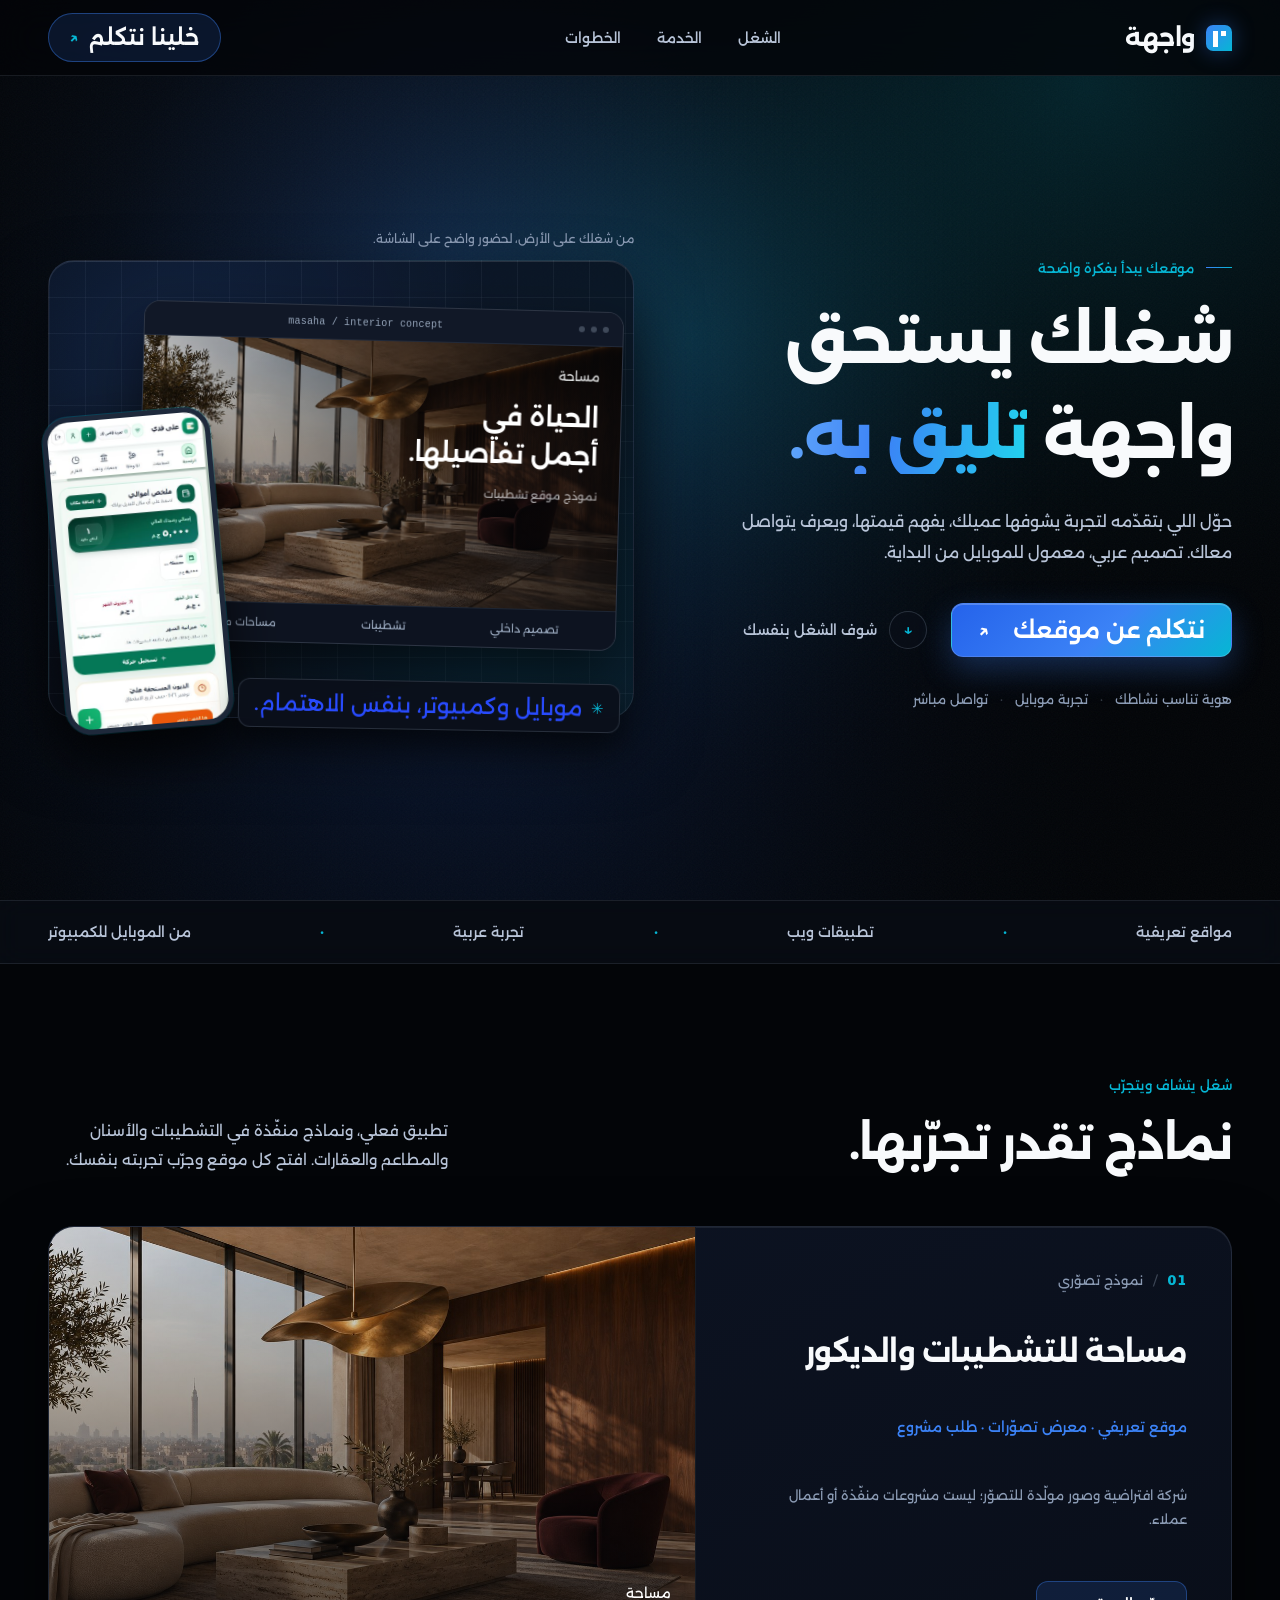
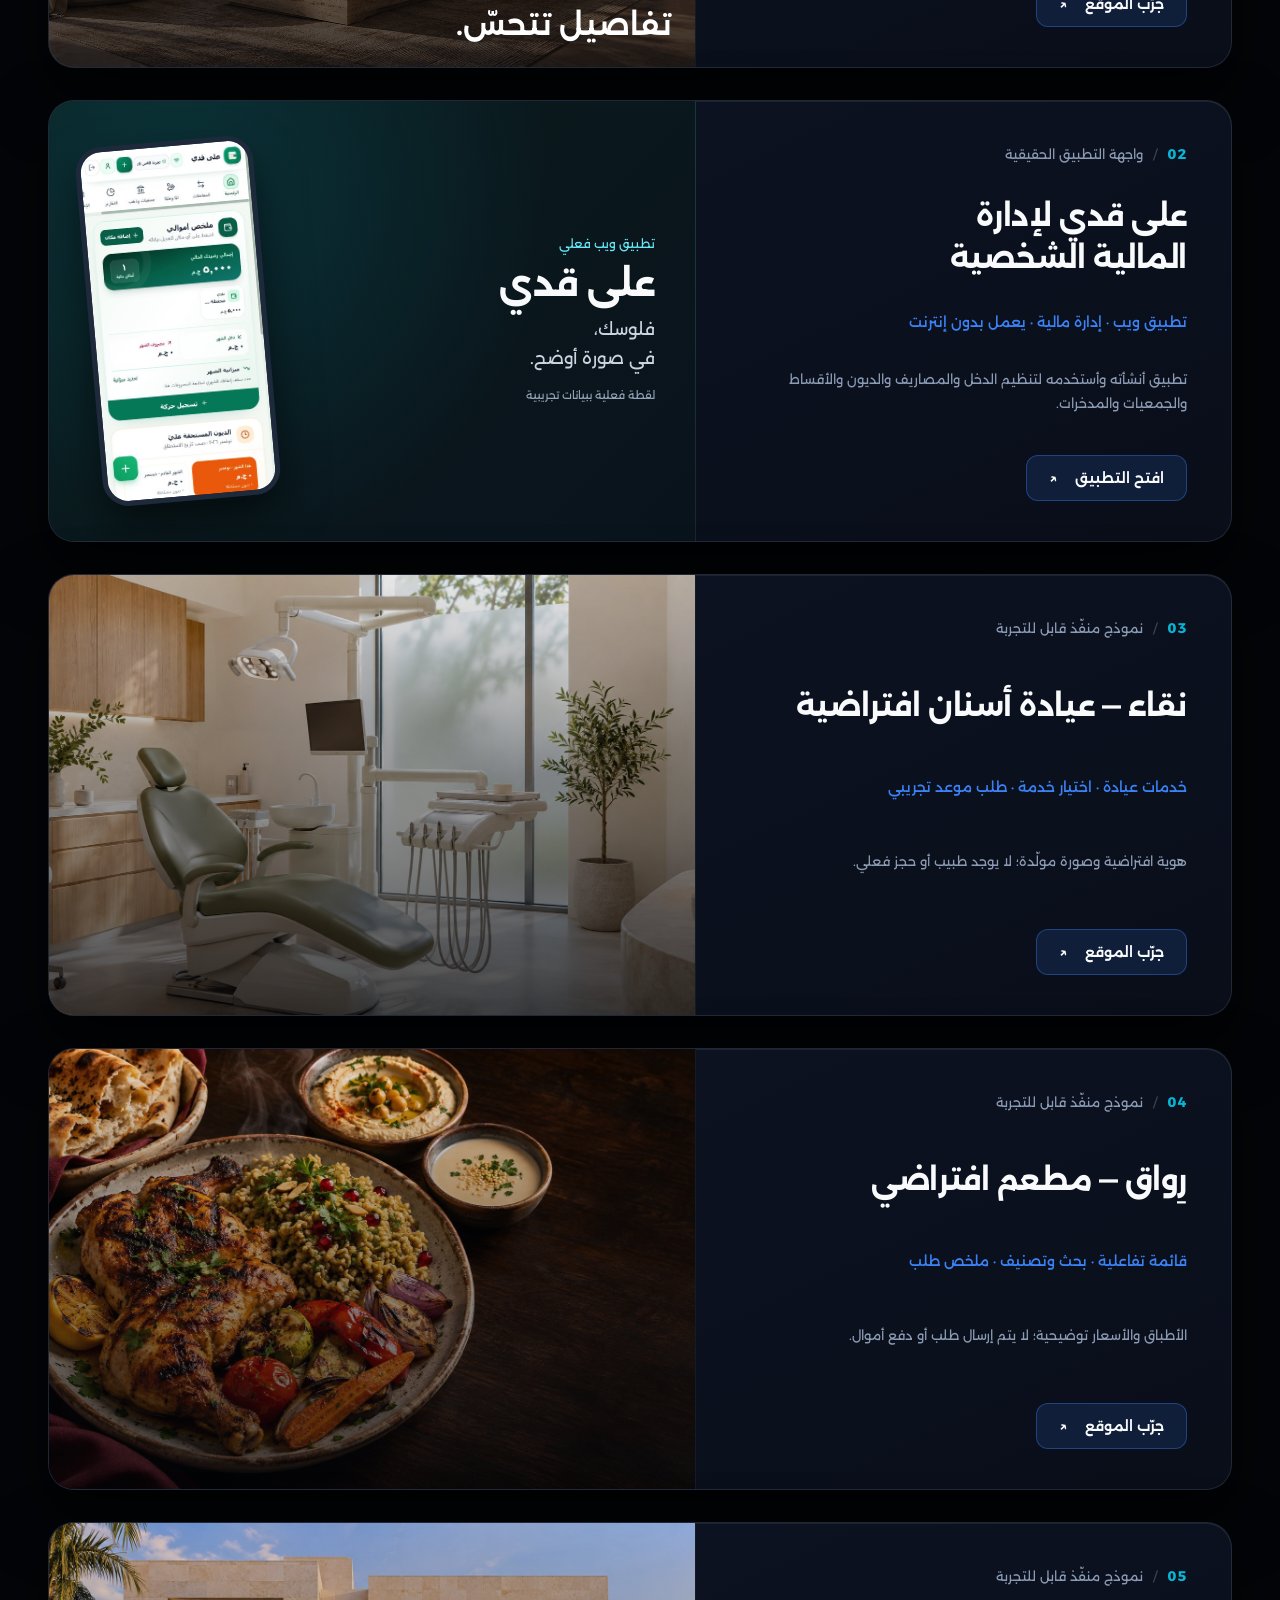
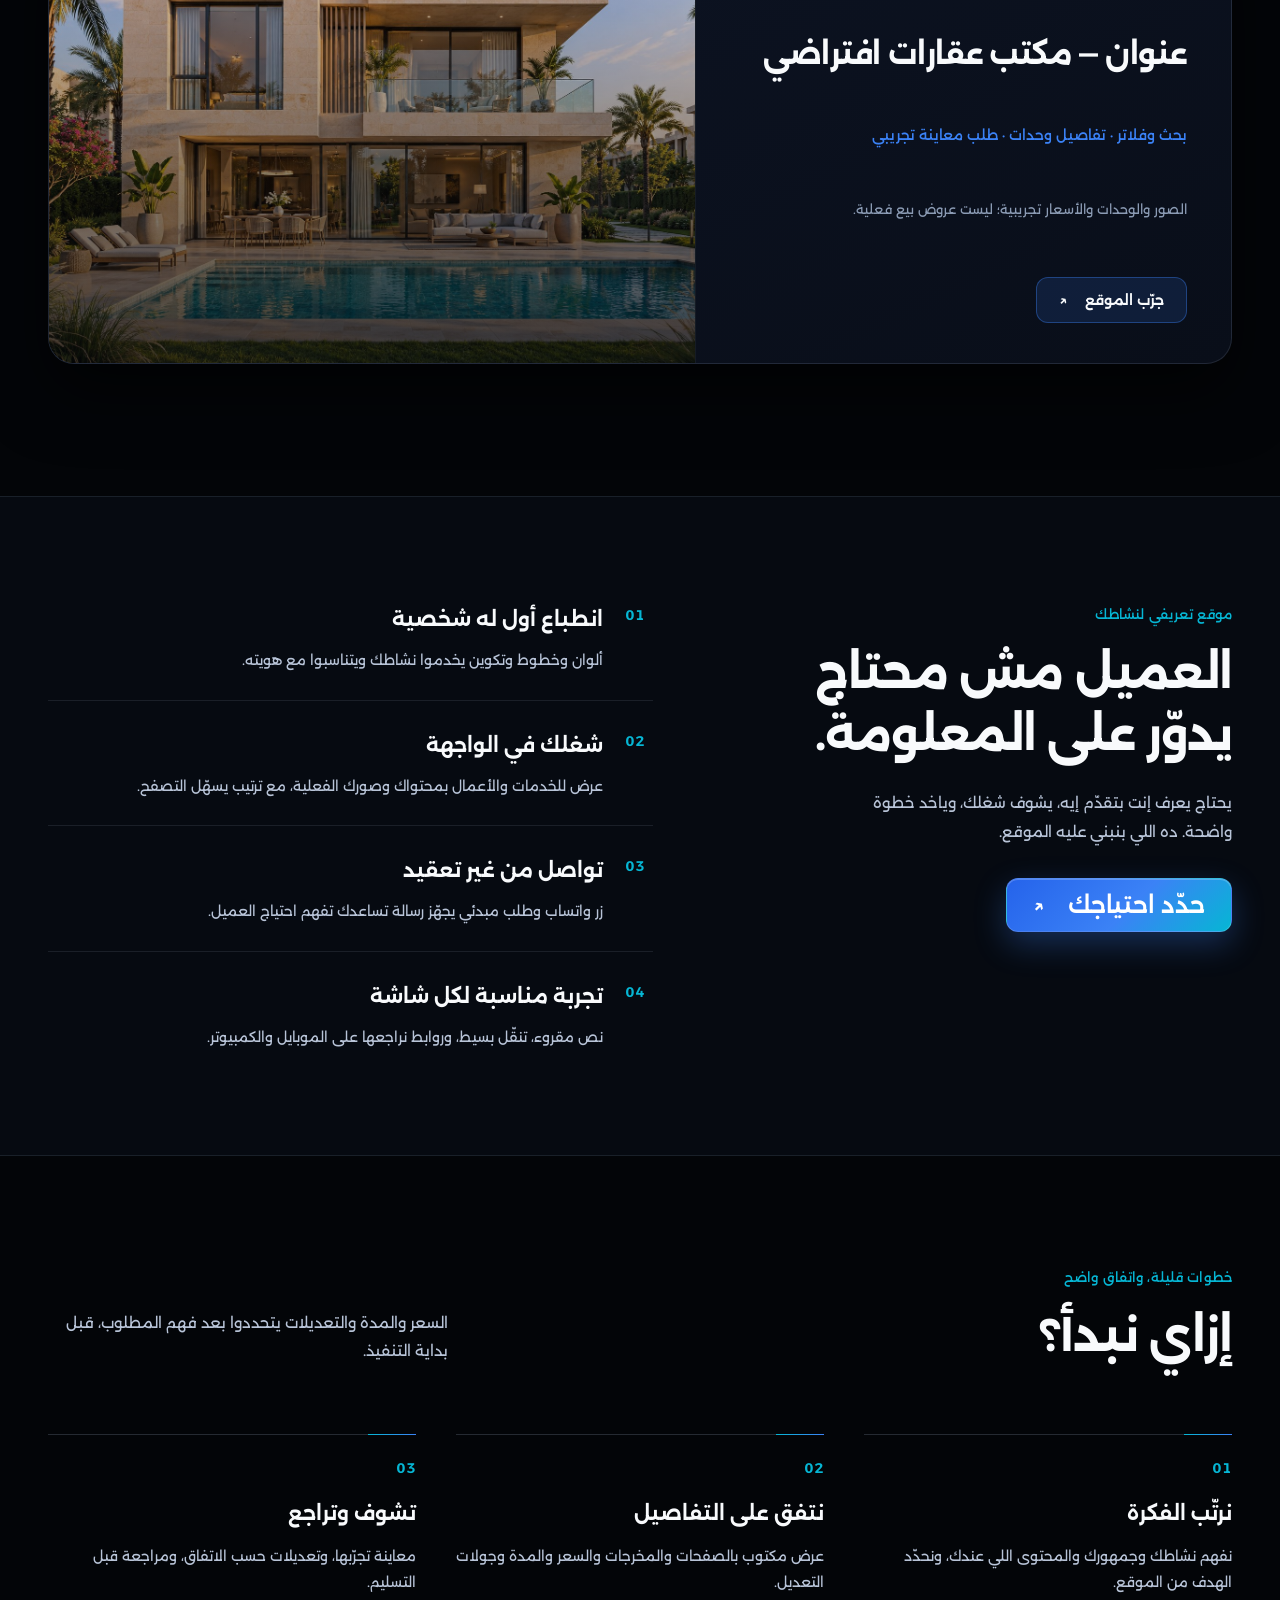
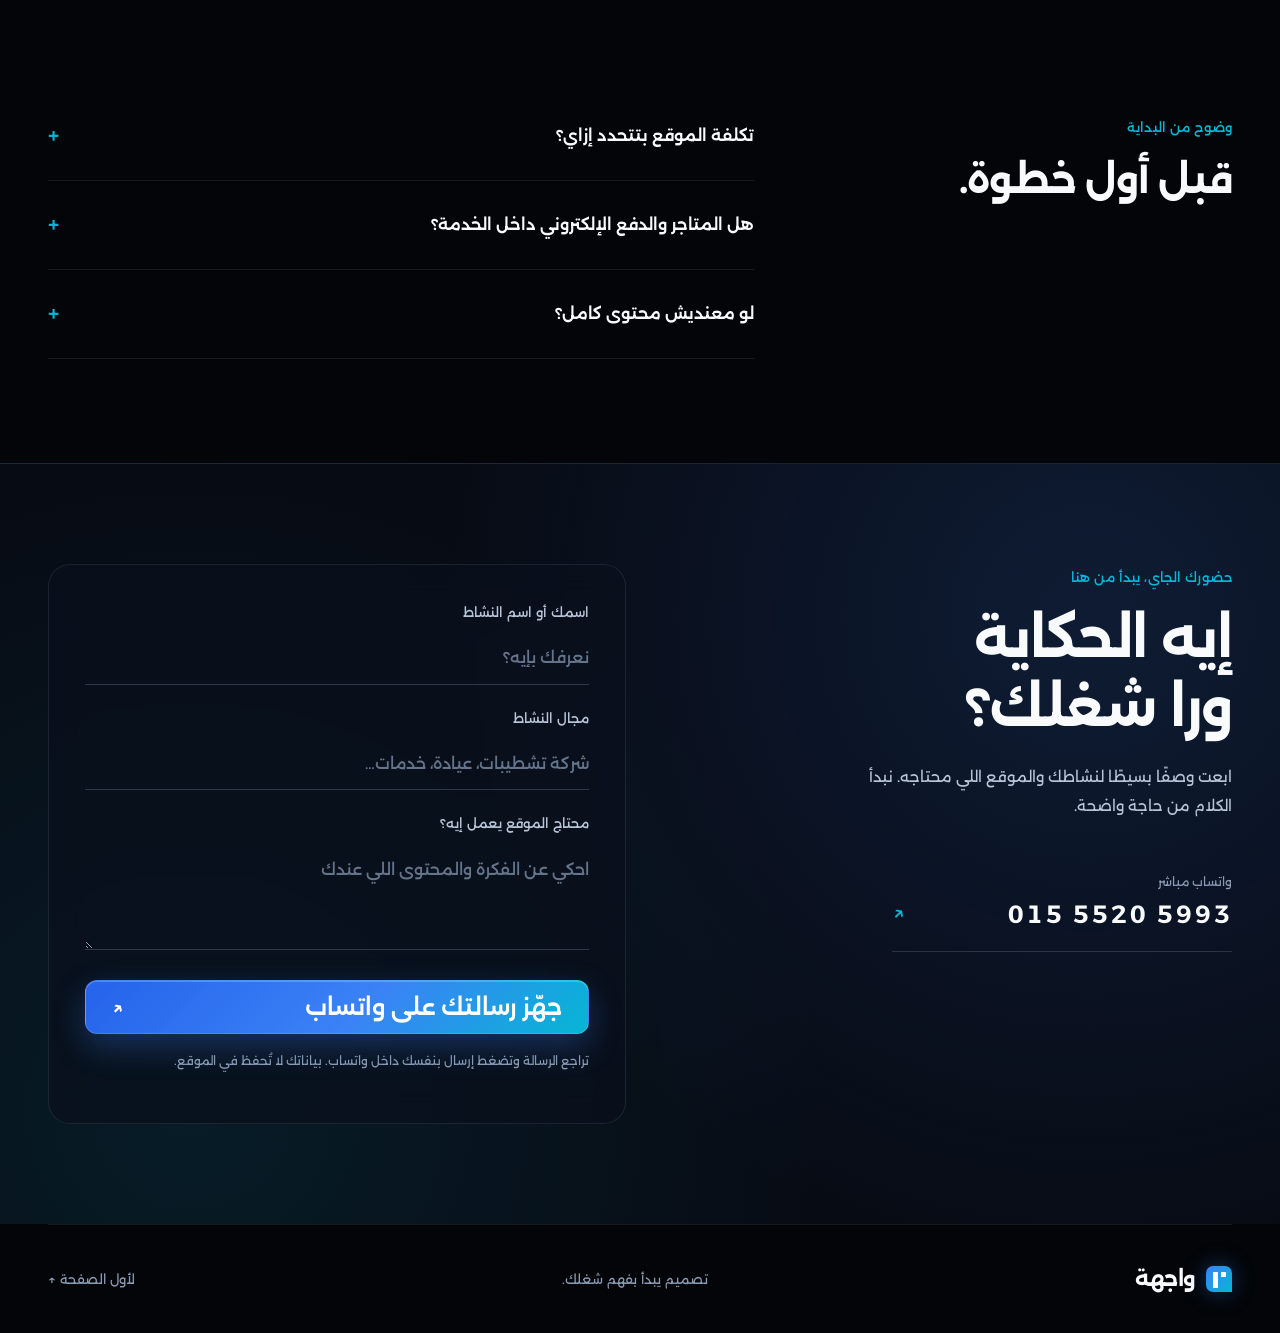
<file: index.html>
<!doctype html>
<!-- هيكل الصفحة الرئيسية لموقع واجهة. ملفات CSS تضبط المظهر وملفات JavaScript تضيف التفاعل. -->
<html lang="ar" dir="rtl" id="top">
  <head>
    <meta charset="utf-8" />
    <meta name="viewport" content="width=device-width,initial-scale=1" />
    <meta name="theme-color" content="#030508" />
    <meta
      name="description"
      content="تصميم مواقع تعريفية عربية تبرز خدمات نشاطك وتسهّل تواصل العملاء. شاهد تطبيق على قدي ونماذج مساحة ونقاء ورِواق وعنوان."
    />
    <meta property="og:title" content="واجهة — شغلك يستحق واجهة تليق به" />
    <meta
      property="og:description"
      content="تصميم مواقع تعريفية عربية وتجارب رقمية تبرز خدمات نشاطك وتسهّل تواصل العملاء."
    />
    <title>واجهة — شغلك يستحق واجهة تليق به</title>
    <link rel="icon" href="./assets/favicon.svg" type="image/svg+xml" />
    <link rel="preload" href="./assets/alexandria.ttf" as="font" type="font/ttf" crossorigin />
    <link rel="stylesheet" href="./style.css" />
    <link rel="stylesheet" href="./portfolio-updates.css" />
  </head>
  <body class="portfolio is-loading">
    <!-- الستارة الافتتاحية السينمائية -->
    <div
      id="curtain-preloader"
      class="curtain-preloader"
      role="status"
      aria-live="polite"
      aria-label="جاري تحميل موقع واجهة"
    >
      <div class="curtain-inner">
        <div class="curtain-brand">
          <span class="logo-shape" aria-hidden="true"></span>
          <span class="curtain-wordmark">واجهة</span>
        </div>
        <div class="curtain-meter">
          <span id="curtain-count" class="curtain-count" dir="ltr">00</span>
          <span class="curtain-percent" aria-hidden="true">%</span>
        </div>
        <div class="curtain-track" aria-hidden="true">
          <div id="curtain-bar" class="curtain-bar"></div>
        </div>
      </div>
    </div>

    <!-- الخلفية التفاعلية الحية وطبقة الملمس السينمائي -->
    <canvas id="fluid-canvas" class="fluid-canvas" aria-hidden="true"></canvas>
    <div class="grain-overlay" aria-hidden="true"></div>

    <!-- المؤشر المخصص للديسكتوب فقط -->
    <div id="custom-cursor" class="custom-cursor" aria-hidden="true">
      <div class="cursor-ring">
        <span class="cursor-label">جرّب الموقع ↗</span>
      </div>
      <div class="cursor-dot"></div>
    </div>

    <!-- شريط التنقل الرئيسي -->
    <header class="p-header">
      <div class="shell p-header-inner">
        <a class="p-logo" href="./index.html" aria-label="واجهة، الصفحة الرئيسية">
          <span class="logo-shape" aria-hidden="true"></span>
          <span>واجهة</span>
        </a>
        <nav aria-label="القائمة الرئيسية">
          <a href="#work">الشغل</a>
          <a href="#service">الخدمة</a>
          <a href="#process">الخطوات</a>
        </nav>
        <div class="header-actions">
          <a class="pill-cta magnetic-btn" data-magnetic href="#contact">
            <span>خلينا نتكلم</span>
            <span class="cta-arrow" aria-hidden="true">↗</span>
          </a>
          <button
            class="menu-toggle"
            type="button"
            aria-expanded="false"
            aria-controls="mobile-nav"
            aria-label="افتح القائمة"
          >
            <span></span><span></span>
          </button>
        </div>
      </div>
    </header>

    <nav id="mobile-nav" class="mobile-nav" aria-label="قائمة الموبايل" hidden>
      <a href="#work">الشغل</a>
      <a href="#service">الخدمة</a>
      <a href="#process">الخطوات</a>
      <a href="#contact">ابدأ مشروعك</a>
    </nav>

    <!-- المحتوى الرئيسي للصفحة -->
    <main>
      <section class="p-hero shell">
        <div class="p-hero-copy">
          <div class="availability hero-stagger" style="--stagger: 1">
            <span class="kicker-rule" aria-hidden="true"></span>
            <span>موقعك يبدأ بفكرة واضحة</span>
          </div>
          <h1 class="hero-headline">
            <span class="reveal-line"><span class="reveal-line-inner">شغلك يستحق</span></span>
            <span class="reveal-line"
              ><span class="reveal-line-inner"
                >واجهة <span class="headline-accent">تليق به.</span></span
              ></span
            >
          </h1>
          <p class="hero-description hero-stagger" style="--stagger: 2">
            حوّل اللي بتقدّمه لتجربة يشوفها عميلك، يفهم قيمتها، ويعرف يتواصل معاك. تصميم عربي، معمول
            للموبايل من البداية.
          </p>
          <div class="hero-actions hero-stagger" style="--stagger: 3">
            <a class="btn blue magnetic-btn" data-magnetic href="#contact">
              <span>نتكلم عن موقعك</span>
              <span class="btn-arrow" aria-hidden="true">↗</span>
            </a>
            <a class="round-link" href="#work">
              <span class="round-arrow" aria-hidden="true">↓</span>
              <span>شوف الشغل بنفسك</span>
            </a>
          </div>
          <div class="hero-qualities hero-stagger" style="--stagger: 4">
            <span>هوية تناسب نشاطك</span>
            <span class="meta-sep" aria-hidden="true">·</span>
            <span>تجربة موبايل</span>
            <span class="meta-sep" aria-hidden="true">·</span>
            <span>تواصل مباشر</span>
          </div>
        </div>

        <!-- بطاقة العرض التفاعلية ثلاثية الأبعاد 3D Perspective Tilt -->
        <div class="tilt-stage-wrap hero-stagger" style="--stagger: 2">
          <div class="stage-caption">من شغلك على الأرض، لحضور واضح على الشاشة.</div>
          <div
            class="digital-stage tilt-card"
            data-tilt
            aria-label="معاينة تفاعلية ثلاثية الأبعاد لنموذج موقع مساحة وتطبيق على قدي"
          >
            <div class="stage-grid" aria-hidden="true"></div>
            <div class="tilt-glare" aria-hidden="true"></div>

            <a
              class="mini-browser"
              href="./demos/masaha/"
              data-cursor="project"
              aria-label="افتح نموذج موقع مساحة"
            >
              <div class="window-top">
                <span>masaha / interior concept</span>
                <i></i><i></i><i></i>
              </div>
              <div class="mini-site">
                <img
                  src="./assets/living.jpg"
                  alt="تصور معماري من نموذج موقع مساحة"
                  width="1800"
                  height="860"
                />
                <div class="mini-site-copy">
                  <span>مساحة</span>
                  <strong>الحياة في<br />أجمل تفاصيلها.</strong>
                  <small>نموذج موقع تشطيبات</small>
                </div>
              </div>
              <div class="mini-site-bottom">
                <span>تصميم داخلي</span>
                <span>تشطيبات</span>
                <span>مساحات معاصرة</span>
              </div>
            </a>

            <a
              class="phone-preview qadi-real"
              href="https://ala-qadi-app.vercel.app/"
              target="_blank"
              rel="noopener noreferrer"
              data-cursor="project"
              aria-label="افتح على قدي؛ الواجهة المعروضة لقطة حقيقية ببيانات تجريبية"
            >
              <img
                src="./assets/ala-qadi-screen.jpg"
                alt="لقطة من واجهة على قدي الحقيقية ببيانات تجريبية"
                width="390"
                height="844"
              />
            </a>

            <span class="floating-tag">
              <span aria-hidden="true">✳</span>
              <span>موبايل وكمبيوتر، بنفس الاهتمام.</span>
            </span>
          </div>
        </div>
      </section>

      <div class="capability-strip">
        <div class="shell">
          <span>مواقع تعريفية</span>
          <i aria-hidden="true">·</i>
          <span>تطبيقات ويب</span>
          <i aria-hidden="true">·</i>
          <span>تجربة عربية</span>
          <i aria-hidden="true">·</i>
          <span>من الموبايل للكمبيوتر</span>
        </div>
      </div>

      <!-- قسم الأعمال بنظام البطاقات المتكدسة Sticky Stacking Deck -->
      <section class="p-work shell section" id="work">
        <div class="section-top reveal-on-scroll">
          <div>
            <p class="eyebrow">شغل يتشاف ويتجرّب</p>
            <h2>نماذج تقدر تجرّبها.</h2>
          </div>
          <p class="section-description">
            تطبيق فعلي، ونماذج منفّذة في التشطيبات والأسنان والمطاعم والعقارات. افتح كل موقع وجرّب
            تجربته بنفسك.
          </p>
        </div>

        <div class="project-stack" data-stack-deck>
          <!-- 01: مساحة -->
          <article class="stack-card" style="--card-index: 0" data-stack-card>
            <div class="stack-card-inner" data-cursor="project">
              <div class="stack-card-scrim" aria-hidden="true"></div>
              <div class="stack-card-copy">
                <div class="stack-kicker">
                  <span class="stack-index" dir="ltr">01</span>
                  <span class="meta-sep" aria-hidden="true">/</span>
                  <span>نموذج تصوّري</span>
                </div>
                <h3>مساحة للتشطيبات والديكور</h3>
                <p class="stack-tags">موقع تعريفي · معرض تصوّرات · طلب مشروع</p>
                <p class="project-note">
                  شركة افتراضية وصور مولّدة للتصوّر؛ ليست مشروعات منفّذة أو أعمال عملاء.
                </p>
                <a
                  href="./demos/masaha/"
                  class="stack-action magnetic-btn"
                  data-magnetic
                  aria-label="افتح موقع مساحة"
                >
                  <span>جرّب الموقع</span>
                  <span aria-hidden="true">↗</span>
                </a>
              </div>
              <a
                href="./demos/masaha/"
                class="stack-card-media architecture-image"
                aria-label="معاينة نموذج موقع مساحة"
              >
                <img
                  src="./assets/living.jpg"
                  alt="تصوّر معماري مولّد لغرفة معيشة من موقع مساحة"
                  width="1800"
                  height="860"
                  loading="lazy"
                />
                <span class="project-image-title">مساحة<strong>تفاصيل تتحسّ.</strong></span>
              </a>
            </div>
          </article>

          <!-- 02: على قدي -->
          <article class="stack-card" style="--card-index: 1" data-stack-card>
            <div class="stack-card-inner" data-cursor="project">
              <div class="stack-card-scrim" aria-hidden="true"></div>
              <div class="stack-card-copy">
                <div class="stack-kicker">
                  <span class="stack-index" dir="ltr">02</span>
                  <span class="meta-sep" aria-hidden="true">/</span>
                  <span>واجهة التطبيق الحقيقية</span>
                </div>
                <h3>على قدي لإدارة المالية الشخصية</h3>
                <p class="stack-tags">تطبيق ويب · إدارة مالية · يعمل بدون إنترنت</p>
                <p class="project-note">
                  تطبيق أنشأته وأستخدمه لتنظيم الدخل والمصاريف والديون والأقساط والجمعيات والمدخرات.
                </p>
                <a
                  href="https://ala-qadi-app.vercel.app/"
                  target="_blank"
                  rel="noopener noreferrer"
                  class="stack-action magnetic-btn"
                  data-magnetic
                  aria-label="افتح تطبيق على قدي"
                >
                  <span>افتح التطبيق</span>
                  <span aria-hidden="true">↗</span>
                </a>
              </div>
              <a
                href="https://ala-qadi-app.vercel.app/"
                target="_blank"
                rel="noopener noreferrer"
                class="stack-card-media qadi-showcase-media"
                aria-label="معاينة تطبيق على قدي"
              >
                <div class="qadi-card-copy">
                  <span>تطبيق ويب فعلي</span>
                  <strong>على قدي</strong>
                  <p>فلوسك،<br />في صورة أوضح.</p>
                  <small>لقطة فعلية ببيانات تجريبية</small>
                </div>
                <div class="qadi-card-screen">
                  <img
                    src="./assets/ala-qadi-screen.jpg"
                    alt="واجهة تطبيق على قدي الحقيقية، مع رصيد في محفظة تجريبية"
                    width="390"
                    height="844"
                    loading="lazy"
                  />
                </div>
              </a>
            </div>
          </article>

          <!-- 03: نقاء -->
          <article class="stack-card" style="--card-index: 2" data-stack-card>
            <div class="stack-card-inner" data-cursor="project">
              <div class="stack-card-scrim" aria-hidden="true"></div>
              <div class="stack-card-copy">
                <div class="stack-kicker">
                  <span class="stack-index" dir="ltr">03</span>
                  <span class="meta-sep" aria-hidden="true">/</span>
                  <span>نموذج منفّذ قابل للتجربة</span>
                </div>
                <h3>نقاء — عيادة أسنان افتراضية</h3>
                <p class="stack-tags">خدمات عيادة · اختيار خدمة · طلب موعد تجريبي</p>
                <p class="project-note">هوية افتراضية وصورة مولّدة؛ لا يوجد طبيب أو حجز فعلي.</p>
                <a
                  href="./demos/nqaa/"
                  rel="noopener noreferrer"
                  class="stack-action magnetic-btn"
                  data-magnetic
                  aria-label="افتح نقاء — عيادة أسنان افتراضية"
                >
                  <span>جرّب الموقع</span>
                  <span aria-hidden="true">↗</span>
                </a>
              </div>
              <a
                href="./demos/nqaa/"
                rel="noopener noreferrer"
                class="stack-card-media sector-image"
                aria-label="معاينة نموذج نقاء"
              >
                <img
                  src="./assets/dental.jpg"
                  alt="صورة مولّدة من نموذج نقاء — عيادة أسنان افتراضية"
                  width="1536"
                  height="1024"
                  loading="lazy"
                />
              </a>
            </div>
          </article>

          <!-- 04: رِواق -->
          <article class="stack-card" style="--card-index: 3" data-stack-card>
            <div class="stack-card-inner" data-cursor="project">
              <div class="stack-card-scrim" aria-hidden="true"></div>
              <div class="stack-card-copy">
                <div class="stack-kicker">
                  <span class="stack-index" dir="ltr">04</span>
                  <span class="meta-sep" aria-hidden="true">/</span>
                  <span>نموذج منفّذ قابل للتجربة</span>
                </div>
                <h3>رِواق — مطعم افتراضي</h3>
                <p class="stack-tags">قائمة تفاعلية · بحث وتصنيف · ملخص طلب</p>
                <p class="project-note">الأطباق والأسعار توضيحية؛ لا يتم إرسال طلب أو دفع أموال.</p>
                <a
                  href="./demos/riwaq/"
                  rel="noopener noreferrer"
                  class="stack-action magnetic-btn"
                  data-magnetic
                  aria-label="افتح رِواق — مطعم افتراضي"
                >
                  <span>جرّب الموقع</span>
                  <span aria-hidden="true">↗</span>
                </a>
              </div>
              <a
                href="./demos/riwaq/"
                rel="noopener noreferrer"
                class="stack-card-media sector-image"
                aria-label="معاينة نموذج رِواق"
              >
                <img
                  src="./assets/restaurant.jpg"
                  alt="صورة مولّدة من نموذج رِواق — مطعم افتراضي"
                  width="1536"
                  height="1024"
                  loading="lazy"
                />
              </a>
            </div>
          </article>

          <!-- 05: عنوان -->
          <article class="stack-card" style="--card-index: 4" data-stack-card>
            <div class="stack-card-inner" data-cursor="project">
              <div class="stack-card-scrim" aria-hidden="true"></div>
              <div class="stack-card-copy">
                <div class="stack-kicker">
                  <span class="stack-index" dir="ltr">05</span>
                  <span class="meta-sep" aria-hidden="true">/</span>
                  <span>نموذج منفّذ قابل للتجربة</span>
                </div>
                <h3>عنوان — مكتب عقارات افتراضي</h3>
                <p class="stack-tags">بحث وفلاتر · تفاصيل وحدات · طلب معاينة تجريبي</p>
                <p class="project-note">الصور والوحدات والأسعار تجريبية؛ ليست عروض بيع فعلية.</p>
                <a
                  href="./demos/onwan/"
                  rel="noopener noreferrer"
                  class="stack-action magnetic-btn"
                  data-magnetic
                  aria-label="افتح عنوان — مكتب عقارات افتراضي"
                >
                  <span>جرّب الموقع</span>
                  <span aria-hidden="true">↗</span>
                </a>
              </div>
              <a
                href="./demos/onwan/"
                rel="noopener noreferrer"
                class="stack-card-media sector-image"
                aria-label="معاينة نموذج عنوان"
              >
                <img
                  src="./assets/estate.jpg"
                  alt="صورة مولّدة من نموذج عنوان — مكتب عقارات افتراضي"
                  width="1536"
                  height="1024"
                  loading="lazy"
                />
              </a>
            </div>
          </article>
        </div>
      </section>

      <!-- قسم الخدمة -->
      <section class="p-service" id="service">
        <div class="shell service-layout">
          <div class="service-intro reveal-on-scroll">
            <p class="eyebrow">موقع تعريفي لنشاطك</p>
            <h2>العميل مش محتاج<br />يدوّر على المعلومة.</h2>
            <p>
              يحتاج يعرف إنت بتقدّم إيه، يشوف شغلك، وياخد خطوة واضحة. ده اللي بنبني عليه الموقع.
            </p>
            <a class="btn blue magnetic-btn" data-magnetic href="#contact">
              <span>حدّد احتياجك</span>
              <span class="btn-arrow" aria-hidden="true">↗</span>
            </a>
          </div>
          <div class="deliverables reveal-on-scroll">
            <article>
              <span class="deliverable-index" dir="ltr">01</span>
              <div>
                <h3>انطباع أول له شخصية</h3>
                <p>ألوان وخطوط وتكوين يخدموا نشاطك ويتناسبوا مع هويته.</p>
              </div>
            </article>
            <article>
              <span class="deliverable-index" dir="ltr">02</span>
              <div>
                <h3>شغلك في الواجهة</h3>
                <p>عرض للخدمات والأعمال بمحتواك وصورك الفعلية، مع ترتيب يسهّل التصفح.</p>
              </div>
            </article>
            <article>
              <span class="deliverable-index" dir="ltr">03</span>
              <div>
                <h3>تواصل من غير تعقيد</h3>
                <p>زر واتساب وطلب مبدئي يجهّز رسالة تساعدك تفهم احتياج العميل.</p>
              </div>
            </article>
            <article>
              <span class="deliverable-index" dir="ltr">04</span>
              <div>
                <h3>تجربة مناسبة لكل شاشة</h3>
                <p>نص مقروء، تنقّل بسيط، وروابط نراجعها على الموبايل والكمبيوتر.</p>
              </div>
            </article>
          </div>
        </div>
      </section>

      <!-- قسم الخطوات -->
      <section class="shell section process-section" id="process">
        <div class="section-top reveal-on-scroll">
          <div>
            <p class="eyebrow">خطوات قليلة، واتفاق واضح</p>
            <h2>إزاي نبدأ؟</h2>
          </div>
          <p class="section-description">
            السعر والمدة والتعديلات يتحددوا بعد فهم المطلوب، قبل بداية التنفيذ.
          </p>
        </div>
        <ol class="process-steps reveal-on-scroll">
          <li>
            <span dir="ltr">01</span>
            <h3>نرتّب الفكرة</h3>
            <p>نفهم نشاطك وجمهورك والمحتوى اللي عندك، ونحدّد الهدف من الموقع.</p>
          </li>
          <li>
            <span dir="ltr">02</span>
            <h3>نتفق على التفاصيل</h3>
            <p>عرض مكتوب بالصفحات والمخرجات والسعر والمدة وجولات التعديل.</p>
          </li>
          <li>
            <span dir="ltr">03</span>
            <h3>تشوف وتراجع</h3>
            <p>معاينة تجرّبها، وتعديلات حسب الاتفاق، ومراجعة قبل التسليم.</p>
          </li>
        </ol>
      </section>

      <!-- قسم الأسئلة المتكررة -->
      <section class="shell p-faq reveal-on-scroll">
        <div>
          <p class="eyebrow">وضوح من البداية</p>
          <h2>قبل أول خطوة.</h2>
        </div>
        <div class="faq-list">
          <details>
            <summary>تكلفة الموقع بتتحدد إزاي؟<span aria-hidden="true">+</span></summary>
            <p>
              حسب عدد الصفحات والمحتوى والوظائف المطلوبة. الدومين والاستضافة والتعديلات والدعم
              بنوضحهم في العرض، ومفيش حجز أو دفع من الصفحة دي.
            </p>
          </details>
          <details>
            <summary>
              هل المتاجر والدفع الإلكتروني داخل الخدمة؟<span aria-hidden="true">+</span>
            </summary>
            <p>
              العرض الأساسي هنا لموقع تعريفي. المتاجر والحجوزات والدفع الإلكتروني محتاجين نطاق
              وتقدير منفصل.
            </p>
          </details>
          <details>
            <summary>لو معنديش محتوى كامل؟<span aria-hidden="true">+</span></summary>
            <p>
              نبدأ بتحديد الصفحات والمعلومات الأساسية، ونتفق على المطلوب تجهيزه. صور الأعمال لازم
              تكون حقيقية ومسموح باستخدامها.
            </p>
          </details>
        </div>
      </section>

      <!-- قسم التواصل ونموذج واتساب -->
      <section class="p-contact" id="contact">
        <div class="shell contact-layout reveal-on-scroll">
          <div class="contact-copy">
            <p class="eyebrow">حضورك الجاي، يبدأ من هنا</p>
            <h2>إيه الحكاية<br />ورا شغلك؟</h2>
            <p>ابعت وصفًا بسيطًا لنشاطك والموقع اللي محتاجه. نبدأ الكلام من حاجة واضحة.</p>
            <a
              class="contact-number"
              href="https://wa.me/201555205993"
              target="_blank"
              rel="noopener noreferrer"
            >
              <span>واتساب مباشر</span>
              <bdi>015 5520 5993</bdi>
              <span aria-hidden="true">↗</span>
            </a>
          </div>
          <form class="request-form" data-kind="website">
            <label>
              اسمك أو اسم النشاط
              <input
                name="name"
                required
                maxlength="100"
                placeholder="نعرفك بإيه؟"
                autocomplete="organization"
              />
            </label>
            <label>
              مجال النشاط
              <input
                name="field"
                required
                maxlength="160"
                placeholder="شركة تشطيبات، عيادة، خدمات…"
              />
            </label>
            <label>
              محتاج الموقع يعمل إيه؟
              <textarea
                name="details"
                required
                maxlength="2000"
                rows="3"
                placeholder="احكي عن الفكرة والمحتوى اللي عندك"
              ></textarea>
            </label>
            <button type="submit" class="btn blue magnetic-btn" data-magnetic>
              <span>جهّز رسالتك على واتساب</span>
              <span class="btn-arrow" aria-hidden="true">↗</span>
            </button>
            <p class="form-note">
              تراجع الرسالة وتضغط إرسال بنفسك داخل واتساب. بياناتك لا تُحفظ في الموقع.
            </p>
            <p class="form-result" role="status" aria-live="polite"></p>
          </form>
        </div>
      </section>
    </main>

    <footer class="p-footer shell">
      <a class="p-logo" href="./index.html">
        <span class="logo-shape" aria-hidden="true"></span>
        <span>واجهة</span>
      </a>
      <span>تصميم يبدأ بفهم شغلك.</span>
      <a href="#top" data-top>لأول الصفحة ↑</a>
    </footer>

    <script src="./script.js" defer></script>
  </body>
</html>
</file>
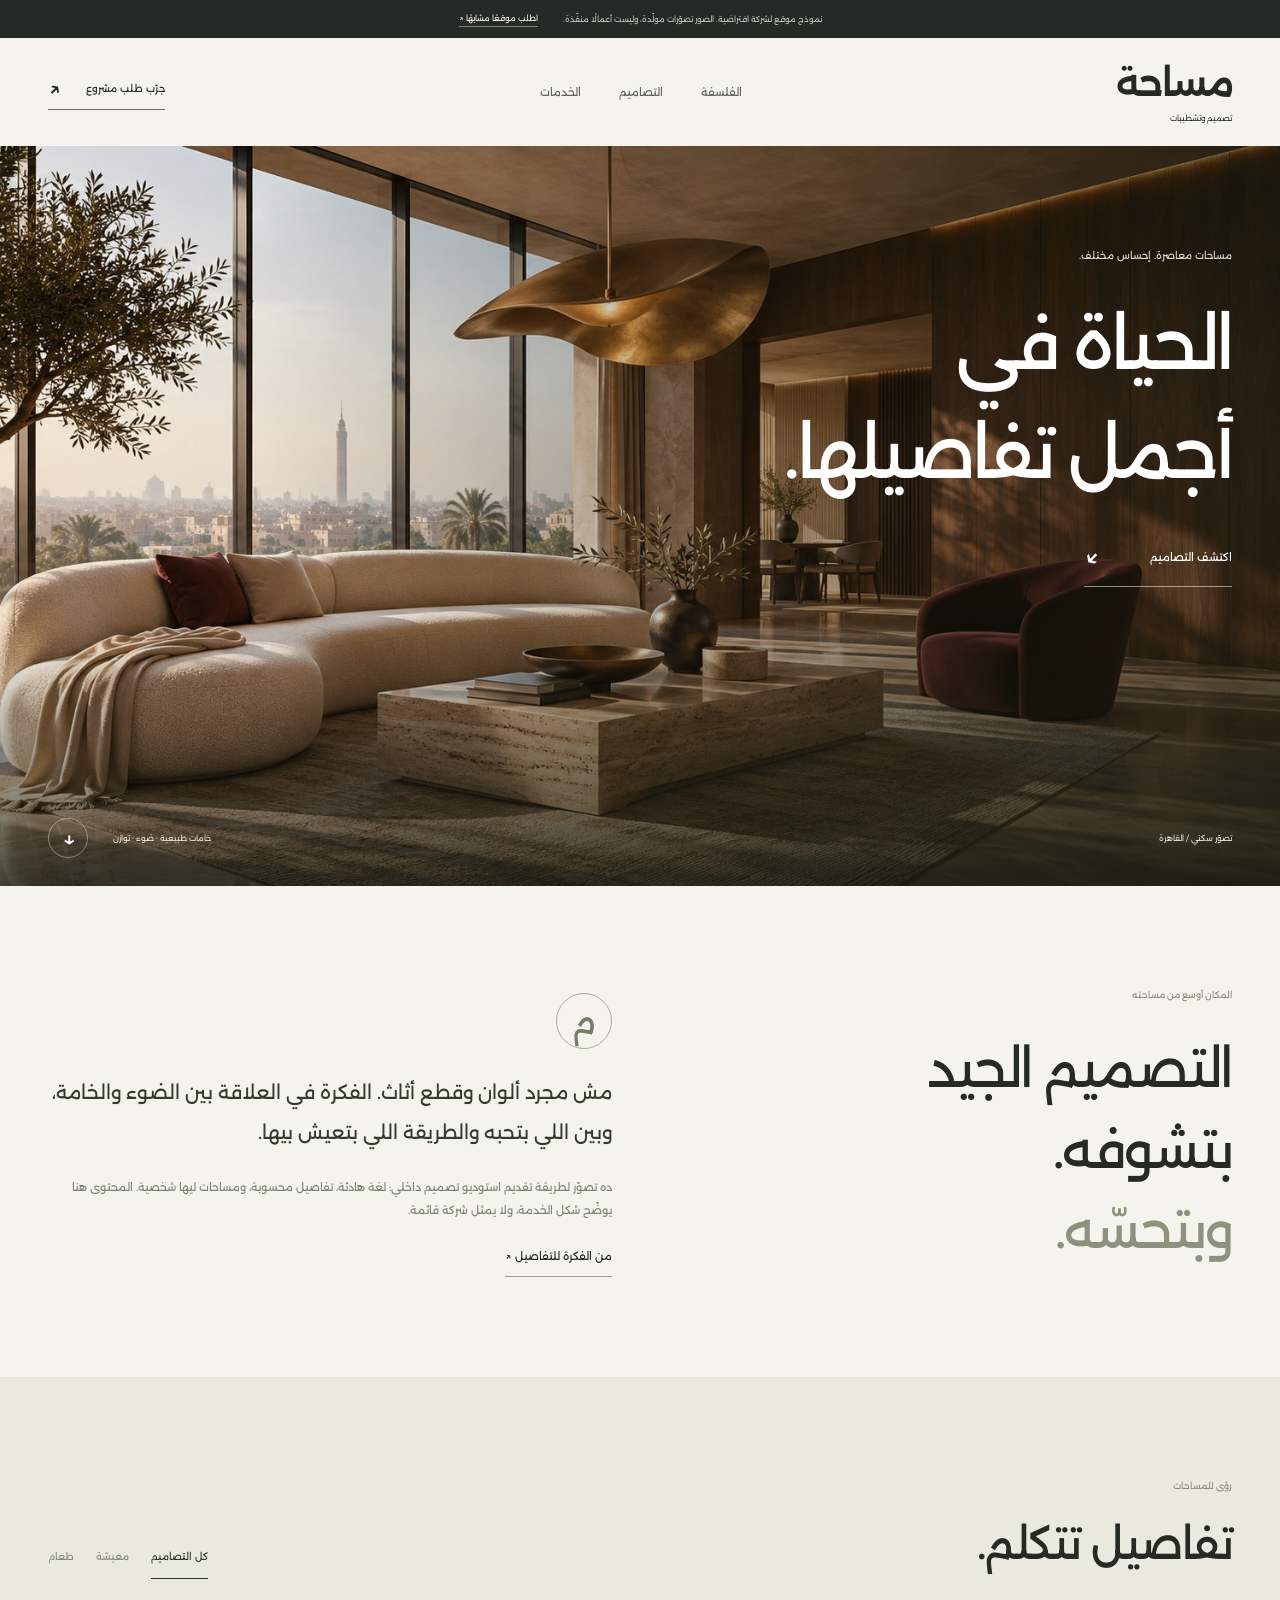
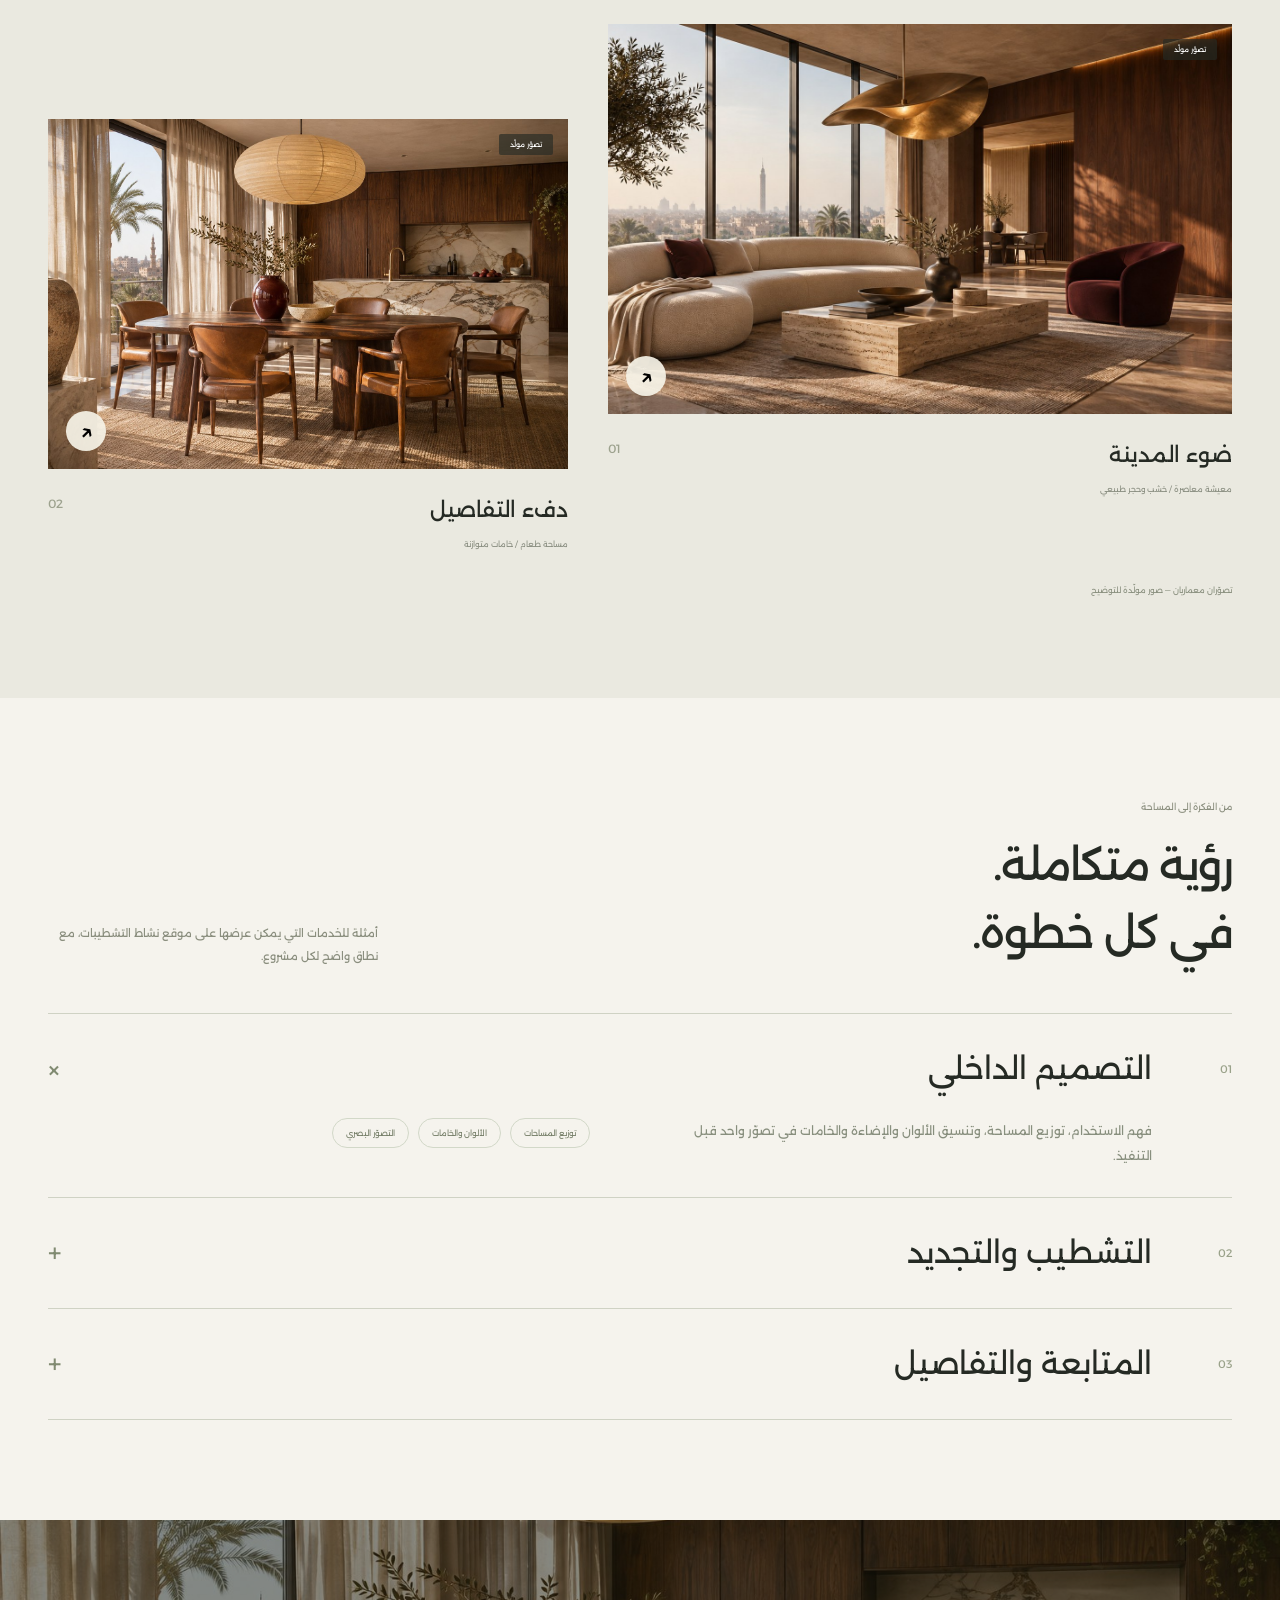
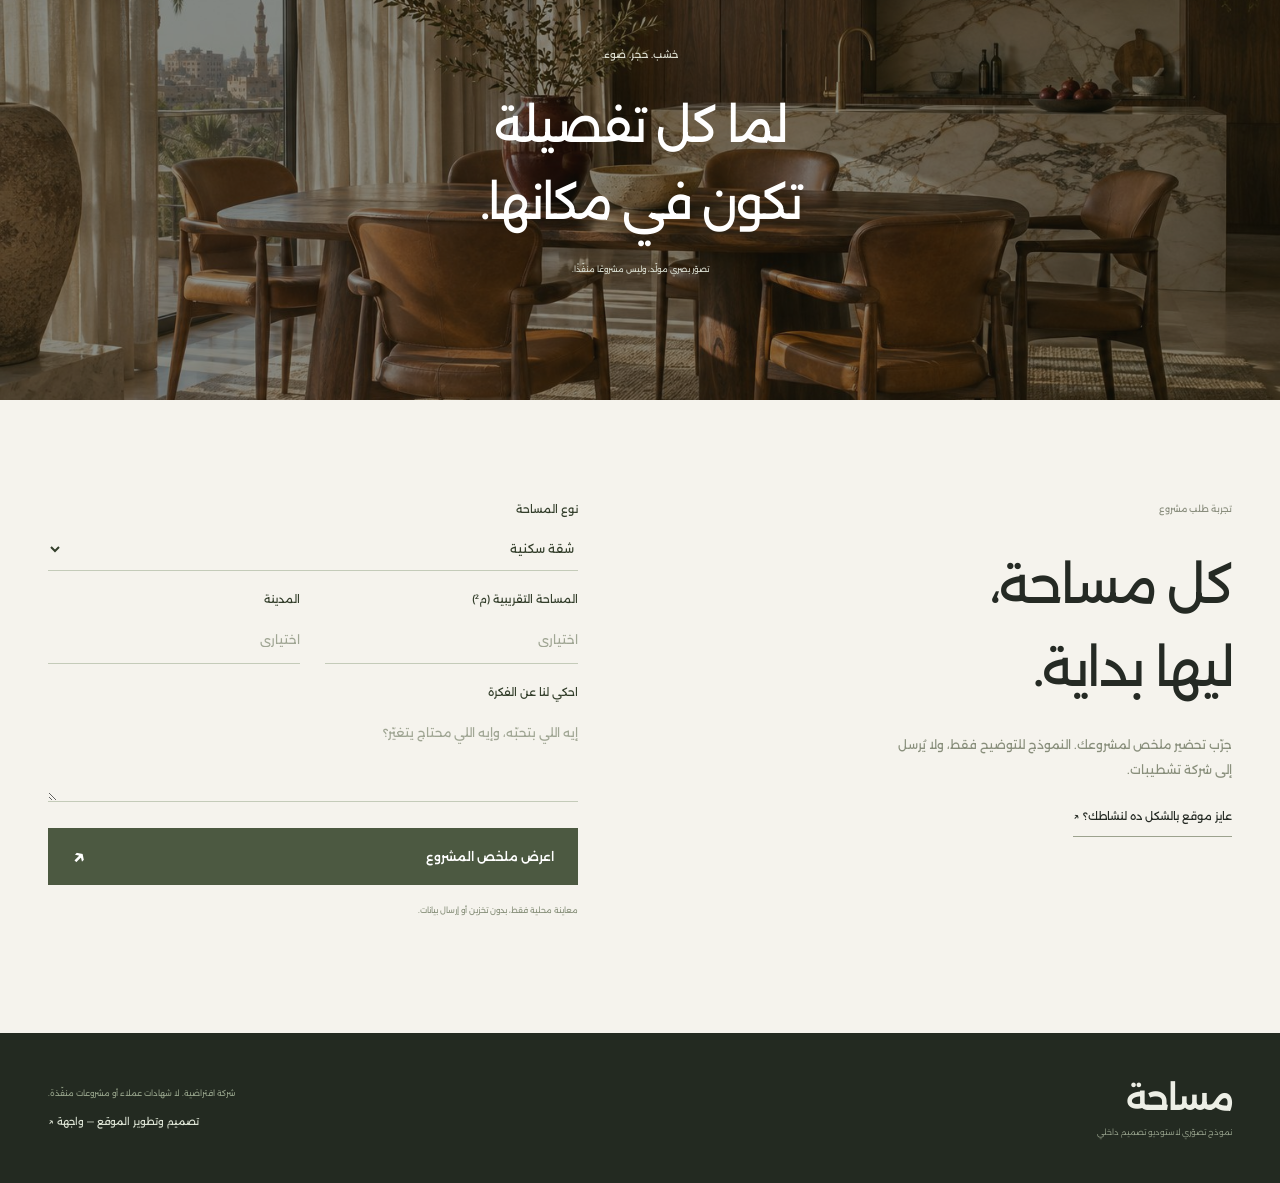
<file: demos/masaha/index.html>
<!doctype html>
<!-- هيكل الصفحة. ملفات CSS تضبط المظهر وملفات JavaScript تضيف التفاعل. -->
<html lang="ar" dir="rtl">
  <head>
    <meta charset="utf-8" />
    <meta name="viewport" content="width=device-width,initial-scale=1" />
    <meta name="theme-color" content="#232721" />
    <meta name="robots" content="noindex" />
    <title>مساحة — الحياة في أجمل تفاصيلها</title>
    <link rel="icon" href="./assets/favicon.svg" type="image/svg+xml" />
    <link rel="preload" href="./assets/alexandria.ttf" as="font" type="font/ttf" crossorigin />
    <link rel="preload" href="./assets/living.jpg" as="image" />
    <link rel="stylesheet" href="./style.css" />
  </head>
  <body class="interior">
    <div class="concept-note">
      <span>نموذج موقع لشركة افتراضية. الصور تصوّرات مولّدة، وليست أعمالًا منفّذة.</span
      ><a href="https://wa.me/201555205993">اطلب موقعًا مشابهًا ↗</a>
    </div>
    <header class="m-header shell">
      <a class="m-logo" href="./index.html">مساحة<span>تصميم وتشطيبات</span></a>
      <nav aria-label="القائمة الرئيسية">
        <a href="#vision">الفلسفة</a><a href="#projects">التصاميم</a><a href="#services">الخدمات</a>
      </nav>
      <a class="m-contact-link" href="#request">جرّب طلب مشروع <span aria-hidden="true">↗</span></a
      ><button
        class="menu-toggle"
        type="button"
        aria-expanded="false"
        aria-controls="mobile-nav"
        aria-label="افتح القائمة"
      >
        <span></span><span></span>
      </button>
    </header>
    <nav id="mobile-nav" class="mobile-nav" aria-label="قائمة الموبايل" hidden>
      <a href="#vision">الفلسفة</a><a href="#projects">التصاميم</a><a href="#services">الخدمات</a
      ><a href="#request">جرّب طلب مشروع</a>
    </nav>
    <!-- المحتوى الرئيسي للصفحة. -->
    <main>
      <section class="m-hero">
        <img
          class="m-hero-image"
          src="./assets/living.jpg"
          width="1800"
          height="860"
          alt="تصوّر مولّد لغرفة معيشة معاصرة، بخامات طبيعية وإطلالة على القاهرة"
        />
        <div class="m-hero-shade"></div>
        <div class="shell m-hero-content">
          <p>مساحات معاصرة. إحساس مختلف.</p>
          <h1>الحياة في<br />أجمل تفاصيلها.</h1>
          <a class="m-hero-cta" href="#projects"
            >اكتشف التصاميم <span aria-hidden="true">↙</span></a
          >
        </div>
        <div class="m-hero-bottom shell">
          <span>تصوّر سكني / القاهرة</span><span>خامات طبيعية · ضوء · توازن</span
          ><a href="#vision" aria-label="انتقل إلى فلسفة التصميم">↓</a>
        </div>
      </section>
      <section class="shell m-vision m-section" id="vision">
        <div>
          <p class="m-eyebrow">المكان أوسع من مساحته</p>
          <h2>التصميم الجيد<br />بتشوفه.<br /><span>وبتحسّه.</span></h2>
        </div>
        <div class="vision-copy">
          <span class="material-mark" aria-hidden="true">م</span>
          <p class="vision-lead">
            مش مجرد ألوان وقطع أثاث. الفكرة في العلاقة بين الضوء والخامة، وبين اللي بتحبه والطريقة
            اللي بتعيش بيها.
          </p>
          <p>
            ده تصوّر لطريقة تقديم استوديو تصميم داخلي: لغة هادئة، تفاصيل محسوبة، ومساحات ليها شخصية.
            المحتوى هنا يوضّح شكل الخدمة، ولا يمثل شركة قائمة.
          </p>
          <a class="m-text-link" href="#services">من الفكرة للتفاصيل ↗</a>
        </div>
      </section>
      <section class="m-projects" id="projects">
        <div class="shell m-section">
          <div class="m-section-heading">
            <div>
              <p class="m-eyebrow">رؤى للمساحات</p>
              <h2>تفاصيل تتكلم.</h2>
            </div>
            <div class="project-filters" role="group" aria-label="نوع التصميم">
              <button type="button" data-filter="all" class="active" aria-pressed="true">
                كل التصاميم</button
              ><button type="button" data-filter="living" aria-pressed="false">معيشة</button
              ><button type="button" data-filter="dining" aria-pressed="false">طعام</button>
            </div>
          </div>
          <div class="m-gallery">
            <article data-category="living">
              <button
                type="button"
                class="gallery-image"
                data-lightbox="./assets/living.jpg"
                data-title="تصوّر معيشة — ضوء المدينة"
                aria-label="كبّر تصوّر غرفة المعيشة"
              >
                <img
                  src="./assets/living.jpg"
                  alt="تصوّر معيشة بخامات حجر وخشب وأريكة منحنية"
                  width="1800"
                  height="860"
                  loading="lazy"
                /><span class="gallery-expand" aria-hidden="true">↗</span
                ><span class="gallery-image-tag">تصوّر مولّد</span>
              </button>
              <div class="gallery-description">
                <div>
                  <h3>ضوء المدينة</h3>
                  <p>معيشة معاصرة / خشب وحجر طبيعي</p>
                </div>
                <span>01</span>
              </div>
            </article>
            <article data-category="dining">
              <button
                type="button"
                class="gallery-image"
                data-lightbox="./assets/dining.jpg"
                data-title="تصوّر طعام — دفء التفاصيل"
                aria-label="كبّر تصوّر غرفة الطعام"
              >
                <img
                  src="./assets/dining.jpg"
                  alt="تصوّر غرفة طعام بأخشاب داكنة ومطبخ ذي سطح رخامي"
                  width="1536"
                  height="1024"
                  loading="lazy"
                /><span class="gallery-expand" aria-hidden="true">↗</span
                ><span class="gallery-image-tag">تصوّر مولّد</span>
              </button>
              <div class="gallery-description">
                <div>
                  <h3>دفء التفاصيل</h3>
                  <p>مساحة طعام / خامات متوازنة</p>
                </div>
                <span>02</span>
              </div>
            </article>
          </div>
          <p class="gallery-count" id="filterResult" role="status" aria-live="polite">
            تصوّران معماريان — صور مولّدة للتوضيح
          </p>
        </div>
      </section>
      <section class="shell m-services m-section" id="services">
        <div class="m-section-heading">
          <div>
            <p class="m-eyebrow">من الفكرة إلى المساحة</p>
            <h2>رؤية متكاملة.<br />في كل خطوة.</h2>
          </div>
          <p>أمثلة للخدمات التي يمكن عرضها على موقع نشاط التشطيبات، مع نطاق واضح لكل مشروع.</p>
        </div>
        <div class="m-service-list">
          <details open>
            <summary>
              <span class="service-index">01</span>
              <h3>التصميم الداخلي</h3>
              <span class="service-plus" aria-hidden="true">+</span>
            </summary>
            <div class="m-service-content">
              <p>
                فهم الاستخدام، توزيع المساحة، وتنسيق الألوان والإضاءة والخامات في تصوّر واحد قبل
                التنفيذ.
              </p>
              <div>
                <span>توزيع المساحات</span><span>الألوان والخامات</span><span>التصوّر البصري</span>
              </div>
            </div>
          </details>
          <details>
            <summary>
              <span class="service-index">02</span>
              <h3>التشطيب والتجديد</h3>
              <span class="service-plus" aria-hidden="true">+</span>
            </summary>
            <div class="m-service-content">
              <p>
                شرح مراحل وبنود التشطيب والتجديد، وتوضيح ما يشمله نطاق المشروع والمواد المتفق عليها.
              </p>
              <div><span>بنود واضحة</span><span>خامات مختارة</span><span>مراحل تنفيذ</span></div>
            </div>
          </details>
          <details>
            <summary>
              <span class="service-index">03</span>
              <h3>المتابعة والتفاصيل</h3>
              <span class="service-plus" aria-hidden="true">+</span>
            </summary>
            <div class="m-service-content">
              <p>
                عرض طريقة مراجعة التفاصيل والتنسيق بين عناصر المشروع حسب الاتفاق، مع مساحة لتوضيح
                أسلوب المتابعة.
              </p>
              <div>
                <span>مراجعة التفاصيل</span><span>تنسيق العناصر</span><span>تواصل مستمر</span>
              </div>
            </div>
          </details>
        </div>
      </section>
      <section class="m-material">
        <img
          src="./assets/dining.jpg"
          alt="تفاصيل تصوّر معماري لغرفة طعام"
          width="1536"
          height="1024"
          loading="lazy"
        />
        <div>
          <p>خشب. حجر. ضوء.</p>
          <h2>لما كل تفصيلة<br />تكون في مكانها.</h2>
          <span>تصوّر بصري مولّد، وليس مشروعًا منفّذًا.</span>
        </div>
      </section>
      <section class="shell m-request m-section" id="request">
        <div>
          <p class="m-eyebrow">تجربة طلب مشروع</p>
          <h2>كل مساحة،<br />ليها بداية.</h2>
          <p>جرّب تحضير ملخص لمشروعك. النموذج للتوضيح فقط، ولا يُرسل إلى شركة تشطيبات.</p>
          <a class="m-text-link" href="https://wa.me/201555205993"
            >عايز موقع بالشكل ده لنشاطك؟ ↗</a
          >
        </div>
        <form class="request-form m-form" data-kind="demo">
          <label
            >نوع المساحة<select name="space">
              <option>شقة سكنية</option>
              <option>فيلا</option>
              <option>مكتب أو نشاط تجاري</option>
              <option>مساحة أخرى</option>
            </select></label
          >
          <div class="form-columns">
            <label
              >المساحة التقريبية (م²)<input
                name="area"
                type="number"
                min="1"
                max="100000"
                placeholder="اختياري" /></label
            ><label>المدينة<input name="city" maxlength="100" placeholder="اختياري" /></label>
          </div>
          <label
            >احكي لنا عن الفكرة<textarea
              name="details"
              rows="3"
              required
              maxlength="2000"
              placeholder="إيه اللي بتحبّه، وإيه اللي محتاج يتغيّر؟"
            ></textarea></label
          ><button type="submit" class="btn olive">
            اعرض ملخص المشروع <span aria-hidden="true">↗</span>
          </button>
          <p class="form-note">معاينة محلية فقط، بدون تخزين أو إرسال بيانات.</p>
          <div class="form-result" role="status" aria-live="polite"></div>
          <button type="button" class="copy-brief" hidden>انسخ الملخص</button>
        </form>
      </section>
    </main>
    <footer class="m-footer">
      <div class="shell">
        <a class="m-logo" href="./index.html"
          >مساحة<span>نموذج تصوّري لاستوديو تصميم داخلي</span></a
        >
        <div>
          <span>شركة افتراضية. لا شهادات عملاء أو مشروعات منفّذة.</span
          ><a href="https://wa.me/201555205993">تصميم وتطوير الموقع — واجهة ↗</a>
        </div>
      </div>
    </footer>
    <dialog id="imageDialog" class="image-dialog">
      <button type="button" class="close-lightbox" aria-label="إغلاق الصورة">×</button
      ><img id="lightboxImage" src="./assets/living.jpg" alt="" />
      <p id="lightboxTitle"></p>
      <small>تصوّر معماري مولّد بالذكاء الاصطناعي.</small>
    </dialog>
    <script src="./script.js" defer></script>
  </body>
</html>
</file>
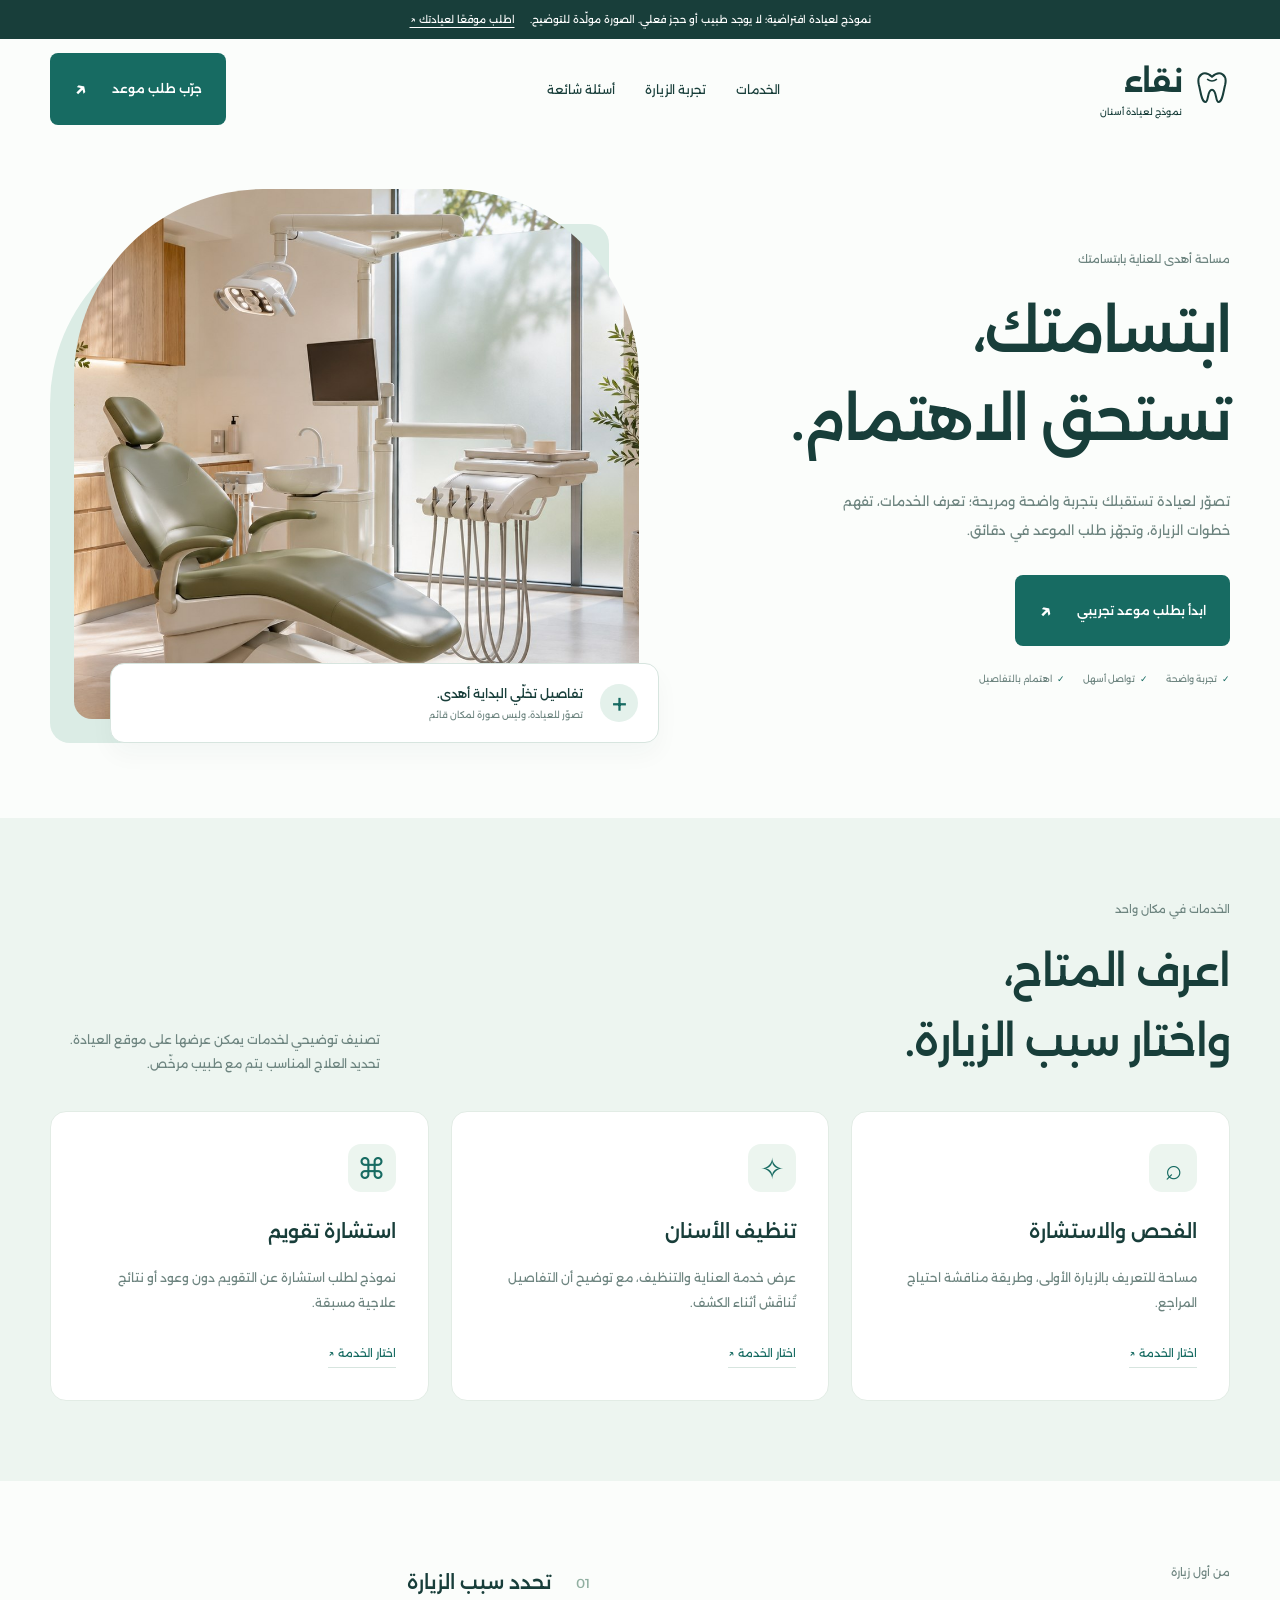
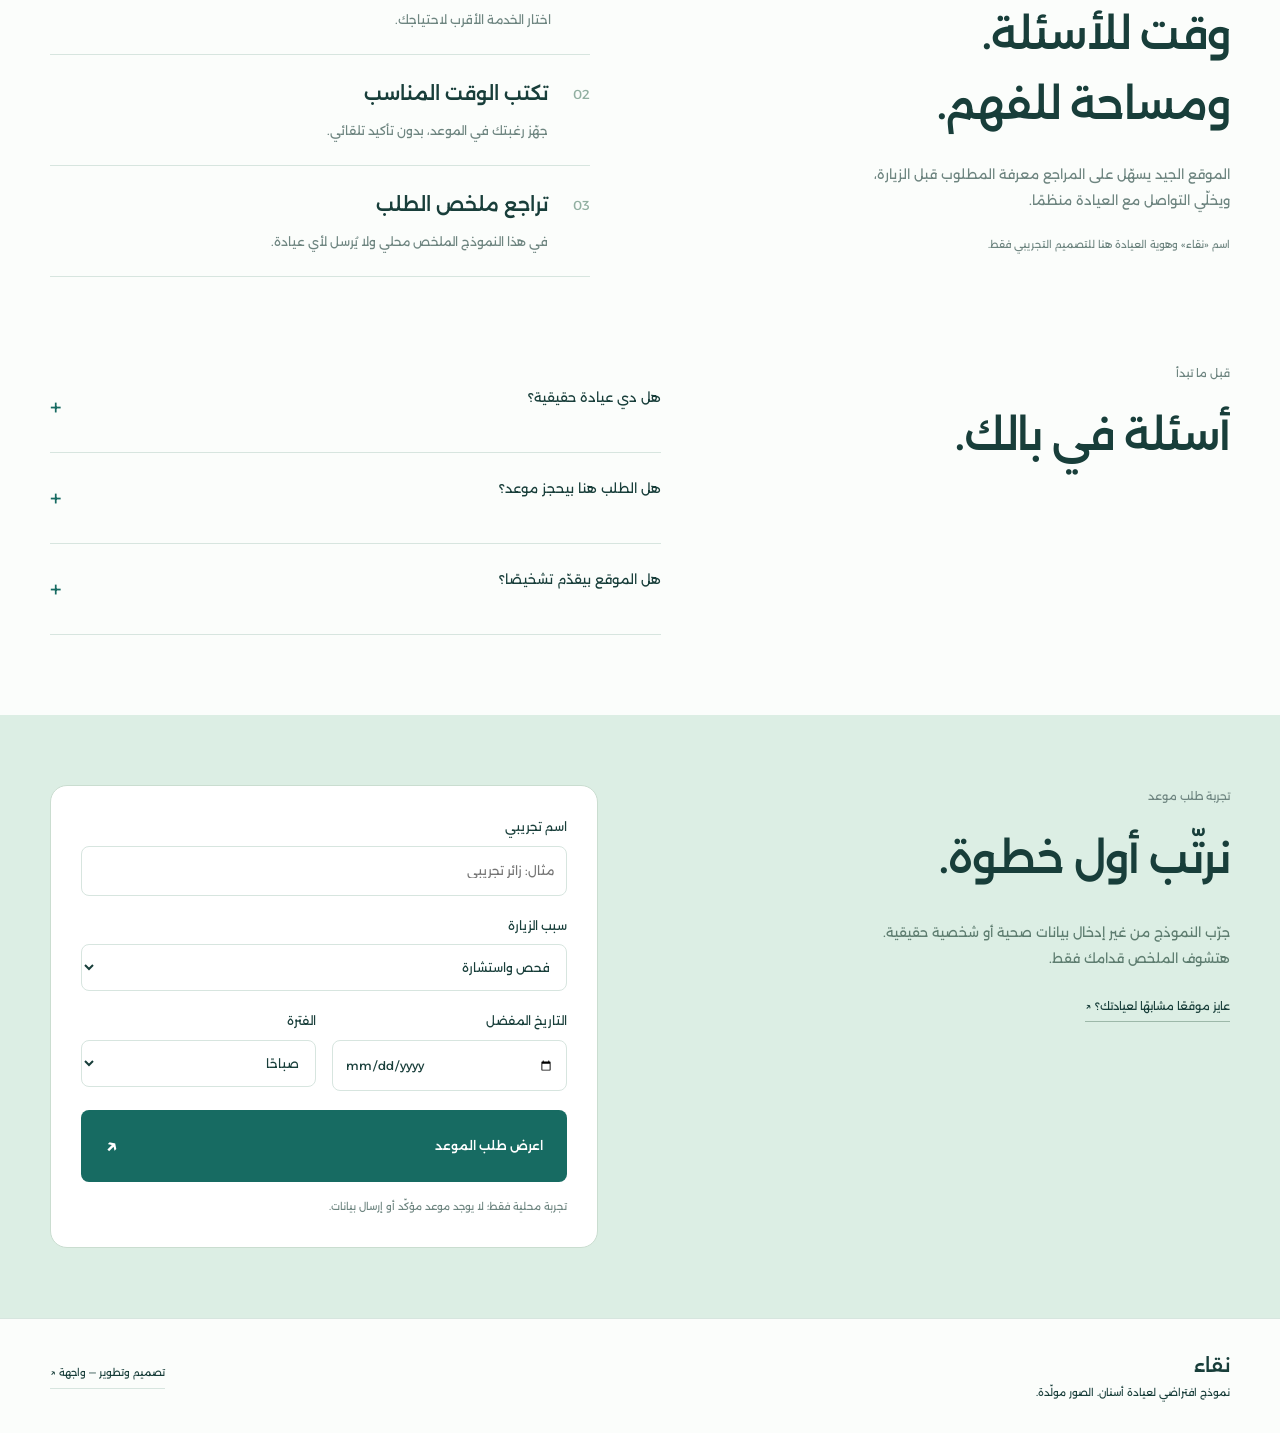
<file: demos/nqaa/index.html>
<!doctype html>
<!-- هيكل الصفحة. ملفات CSS تضبط المظهر وملفات JavaScript تضيف التفاعل. -->
<html lang="ar" dir="rtl">
  <head>
    <meta charset="utf-8" />
    <meta name="viewport" content="width=device-width,initial-scale=1" />
    <meta name="theme-color" content="#176b62" />
    <meta
      name="description"
      content="نموذج موقع عصري لعيادة أسنان افتراضية، يعرض الخدمات وتجربة طلب موعد توضيحي."
    />
    <title>نقاء — نموذج عيادة أسنان</title>
    <link rel="stylesheet" href="./base.css" />
    <link rel="stylesheet" href="./style.css" />
    <link rel="icon" href="./favicon.svg" type="image/svg+xml" />
  </head>
  <body>
    <div class="demo-bar">
      نموذج لعيادة افتراضية؛ لا يوجد طبيب أو حجز فعلي. الصورة مولّدة للتوضيح.<a
        href="https://wajha-mk2373982.pages.dev/#contact"
        >اطلب موقعًا لعيادتك ↗</a
      >
    </div>
    <header class="site-header wrap">
      <a class="brand" href="./index.html"
        ><svg viewBox="0 0 40 44" fill="none" aria-hidden="true">
          <path
            d="M20 7C10-2 1 5 4 17c2 7 3 21 8 21 4 0 2-15 8-15s4 15 8 15c5 0 6-14 8-21C39 5 30-2 20 7Z"
            stroke="currentColor"
            stroke-width="2.5"
          />
          <path d="M14 10c4 3 8 3 12 0" stroke="currentColor" stroke-width="2" /></svg
        ><span>نقاء<small>نموذج لعيادة أسنان</small></span></a
      >
      <nav class="nav-links" id="nav" aria-label="القائمة الرئيسية">
        <a href="#services">الخدمات</a><a href="#approach">تجربة الزيارة</a
        ><a href="#faq">أسئلة شائعة</a>
      </nav>
      <a class="btn header-cta" href="#appointment"
        >جرّب طلب موعد <span aria-hidden="true">↗</span></a
      ><button
        class="menu-button"
        aria-label="افتح القائمة"
        aria-controls="nav"
        aria-expanded="false"
      >
        <span></span><span></span>
      </button>
    </header>
    <!-- المحتوى الرئيسي للصفحة. -->
    <main>
      <section class="d-hero wrap">
        <div class="d-copy">
          <p class="eyebrow">مساحة أهدى للعناية بابتسامتك</p>
          <h1>ابتسامتك،<br />تستحق الاهتمام.</h1>
          <p class="hero-text">
            تصوّر لعيادة تستقبلك بتجربة واضحة ومريحة؛ تعرف الخدمات، تفهم خطوات الزيارة، وتجهّز طلب
            الموعد في دقائق.
          </p>
          <a class="btn" href="#appointment"
            >ابدأ بطلب موعد تجريبي <span aria-hidden="true">↗</span></a
          >
          <div class="d-tags">
            <span>تجربة واضحة</span><span>تواصل أسهل</span><span>اهتمام بالتفاصيل</span>
          </div>
        </div>
        <div class="d-photo">
          <img
            src="./assets/hero.jpg"
            alt="تصوّر مولّد لغرفة علاج أسنان عصرية بكرسي أخضر وخامات فاتحة"
            width="1536"
            height="1024"
          />
          <div class="photo-caption">
            <span class="caption-plus" aria-hidden="true">+</span>
            <div>
              <strong>تفاصيل تخلّي البداية أهدى.</strong
              ><small>تصوّر للعيادة، وليس صورة لمكان قائم</small>
            </div>
          </div>
        </div>
      </section>
      <section class="d-services section" id="services">
        <div class="wrap">
          <div class="section-heading">
            <div>
              <p class="eyebrow">الخدمات في مكان واحد</p>
              <h2>اعرف المتاح،<br />واختار سبب الزيارة.</h2>
            </div>
            <p>
              تصنيف توضيحي لخدمات يمكن عرضها على موقع العيادة. تحديد العلاج المناسب يتم مع طبيب
              مرخّص.
            </p>
          </div>
          <div class="d-service-grid">
            <article>
              <span class="service-symbol" aria-hidden="true">⌕</span>
              <h3>الفحص والاستشارة</h3>
              <p>مساحة للتعريف بالزيارة الأولى، وطريقة مناقشة احتياج المراجع.</p>
              <button type="button" data-service="فحص واستشارة">اختار الخدمة ↗</button>
            </article>
            <article>
              <span class="service-symbol" aria-hidden="true">✧</span>
              <h3>تنظيف الأسنان</h3>
              <p>عرض خدمة العناية والتنظيف، مع توضيح أن التفاصيل تُناقَش أثناء الكشف.</p>
              <button type="button" data-service="تنظيف الأسنان">اختار الخدمة ↗</button>
            </article>
            <article>
              <span class="service-symbol" aria-hidden="true">⌘</span>
              <h3>استشارة تقويم</h3>
              <p>نموذج لطلب استشارة عن التقويم دون وعود أو نتائج علاجية مسبقة.</p>
              <button type="button" data-service="استشارة تقويم">اختار الخدمة ↗</button>
            </article>
          </div>
        </div>
      </section>
      <section class="wrap section d-approach" id="approach">
        <div>
          <p class="eyebrow">من أول زيارة</p>
          <h2>وقت للأسئلة.<br />ومساحة للفهم.</h2>
          <p>
            الموقع الجيد يسهّل على المراجع معرفة المطلوب قبل الزيارة، ويخلّي التواصل مع العيادة
            منظمًا.
          </p>
          <span class="d-disclosure">اسم «نقاء» وهوية العيادة هنا للتصميم التجريبي فقط.</span>
        </div>
        <ol>
          <li>
            <span>01</span>
            <div>
              <h3>تحدد سبب الزيارة</h3>
              <p>اختار الخدمة الأقرب لاحتياجك.</p>
            </div>
          </li>
          <li>
            <span>02</span>
            <div>
              <h3>تكتب الوقت المناسب</h3>
              <p>جهّز رغبتك في الموعد، بدون تأكيد تلقائي.</p>
            </div>
          </li>
          <li>
            <span>03</span>
            <div>
              <h3>تراجع ملخص الطلب</h3>
              <p>في هذا النموذج الملخص محلي ولا يُرسل لأي عيادة.</p>
            </div>
          </li>
        </ol>
      </section>
      <section class="wrap section d-faq faq" id="faq">
        <div>
          <p class="eyebrow">قبل ما تبدأ</p>
          <h2>أسئلة في بالك.</h2>
        </div>
        <div>
          <details>
            <summary>هل دي عيادة حقيقية؟</summary>
            <p>لا، دي هوية افتراضية لعرض تصميم الموقع. مفيش طبيب أو عنوان أو مواعيد عيادة فعلية.</p>
          </details>
          <details>
            <summary>هل الطلب هنا بيحجز موعد؟</summary>
            <p>لا. النموذج بيجهّز ملخصًا توضيحيًا فقط، ولا يتم إرساله أو تخزينه على خادم.</p>
          </details>
          <details>
            <summary>هل الموقع بيقدّم تشخيصًا؟</summary>
            <p>لا، الموقع نموذج عرض خدمات ولا يقدّم تشخيصًا أو خطة علاج.</p>
          </details>
        </div>
      </section>
      <section class="d-booking" id="appointment">
        <div class="wrap d-booking-grid">
          <div>
            <p class="eyebrow">تجربة طلب موعد</p>
            <h2>نرتّب أول خطوة.</h2>
            <p>جرّب النموذج من غير إدخال بيانات صحية أو شخصية حقيقية. هتشوف الملخص قدامك فقط.</p>
            <a class="d-contact" href="https://wajha-mk2373982.pages.dev/#contact"
              >عايز موقعًا مشابهًا لعيادتك؟ ↗</a
            >
          </div>
          <form id="appointmentForm">
            <label
              >اسم تجريبي<input
                name="name"
                required
                maxlength="100"
                placeholder="مثال: زائر تجريبي" /></label
            ><label
              >سبب الزيارة<select id="service" name="service">
                <option>فحص واستشارة</option>
                <option>تنظيف الأسنان</option>
                <option>استشارة تقويم</option>
              </select></label
            >
            <div class="form-grid">
              <label>التاريخ المفضل<input name="date" type="date" required /></label
              ><label
                >الفترة<select name="time">
                  <option>صباحًا</option>
                  <option>مساءً</option>
                </select></label
              >
            </div>
            <button class="btn form-full" type="submit">
              اعرض طلب الموعد <span aria-hidden="true">↗</span>
            </button>
            <p class="form-note">تجربة محلية فقط؛ لا يوجد موعد مؤكّد أو إرسال بيانات.</p>
            <div class="result" role="status" aria-live="polite"></div>
          </form>
        </div>
      </section>
    </main>
    <footer class="footer">
      <div class="wrap">
        <div>
          <h3>نقاء</h3>
          <p>نموذج افتراضي لعيادة أسنان. الصور مولّدة.</p>
        </div>
        <a href="https://wajha-mk2373982.pages.dev/">تصميم وتطوير — واجهة ↗</a>
      </div>
    </footer>
    <script src="./common.js" defer></script>
    <script src="./app.js" defer></script>
  </body>
</html>
</file>
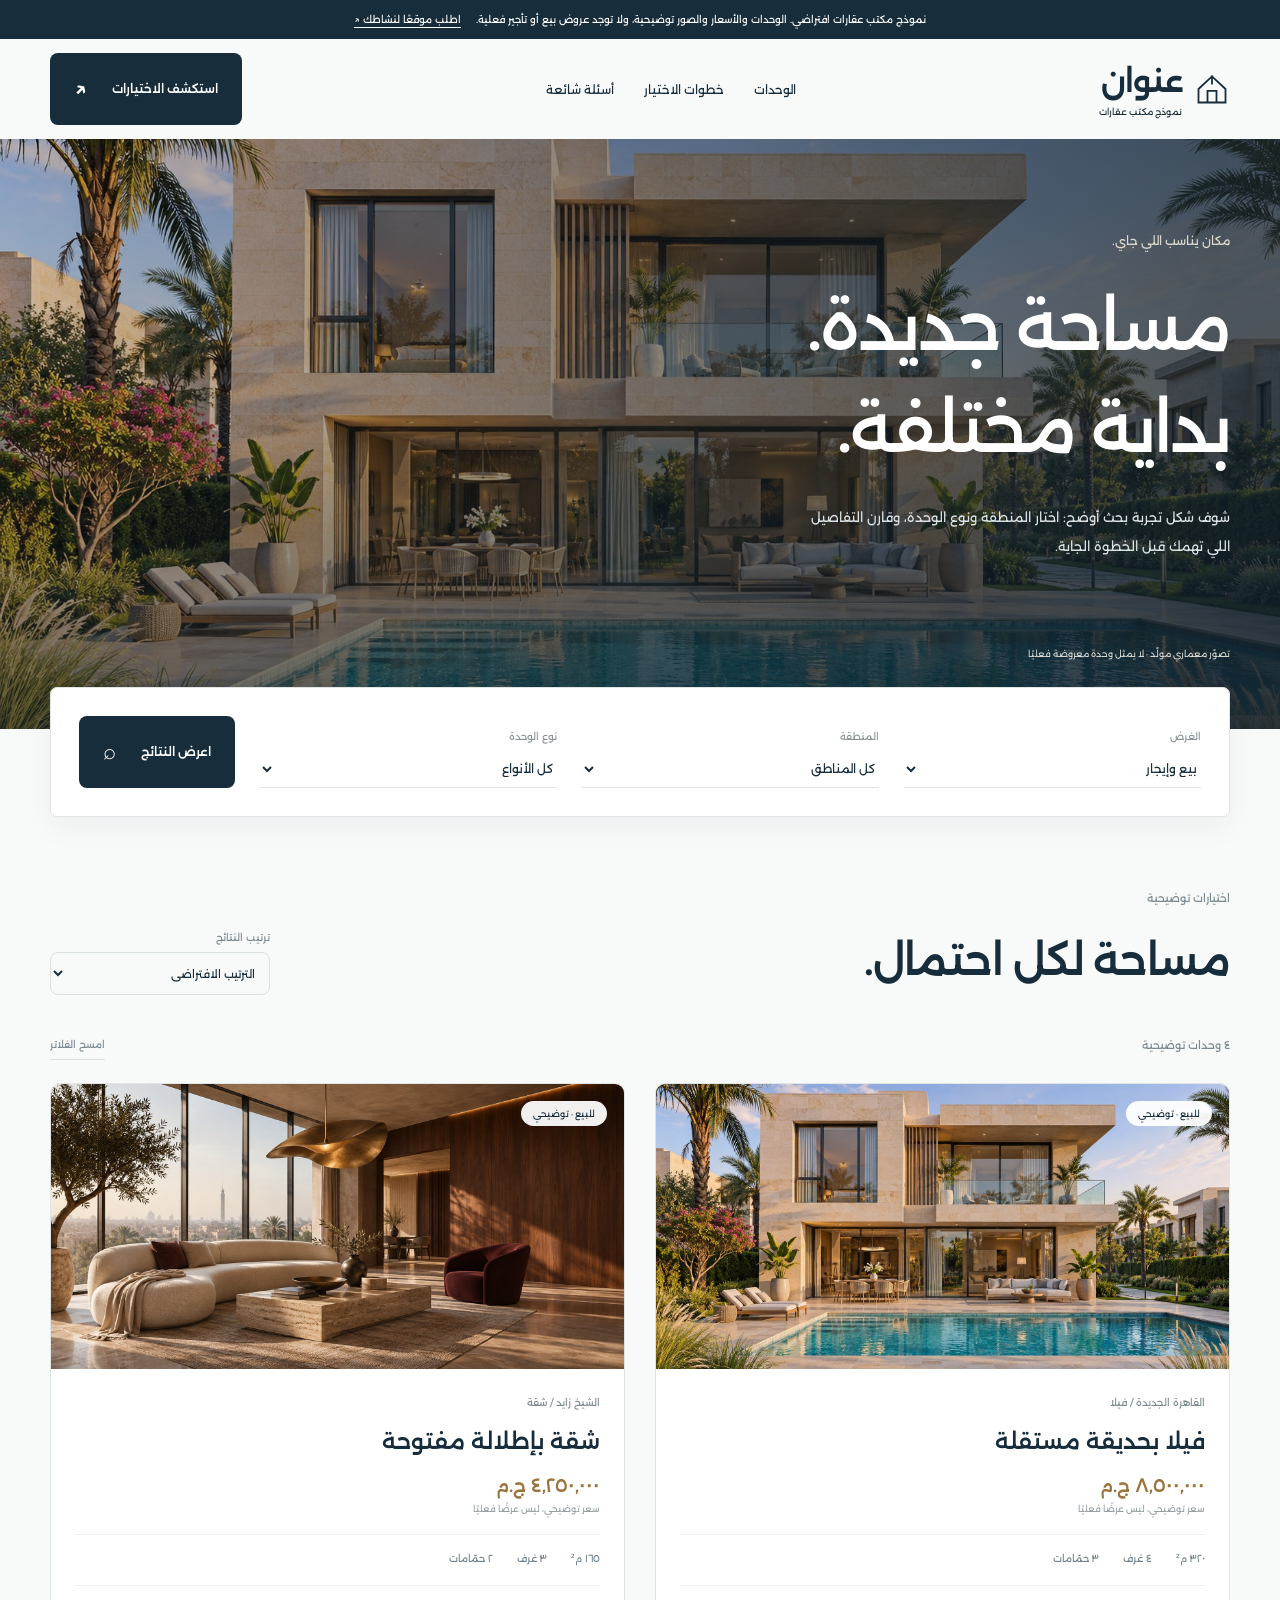
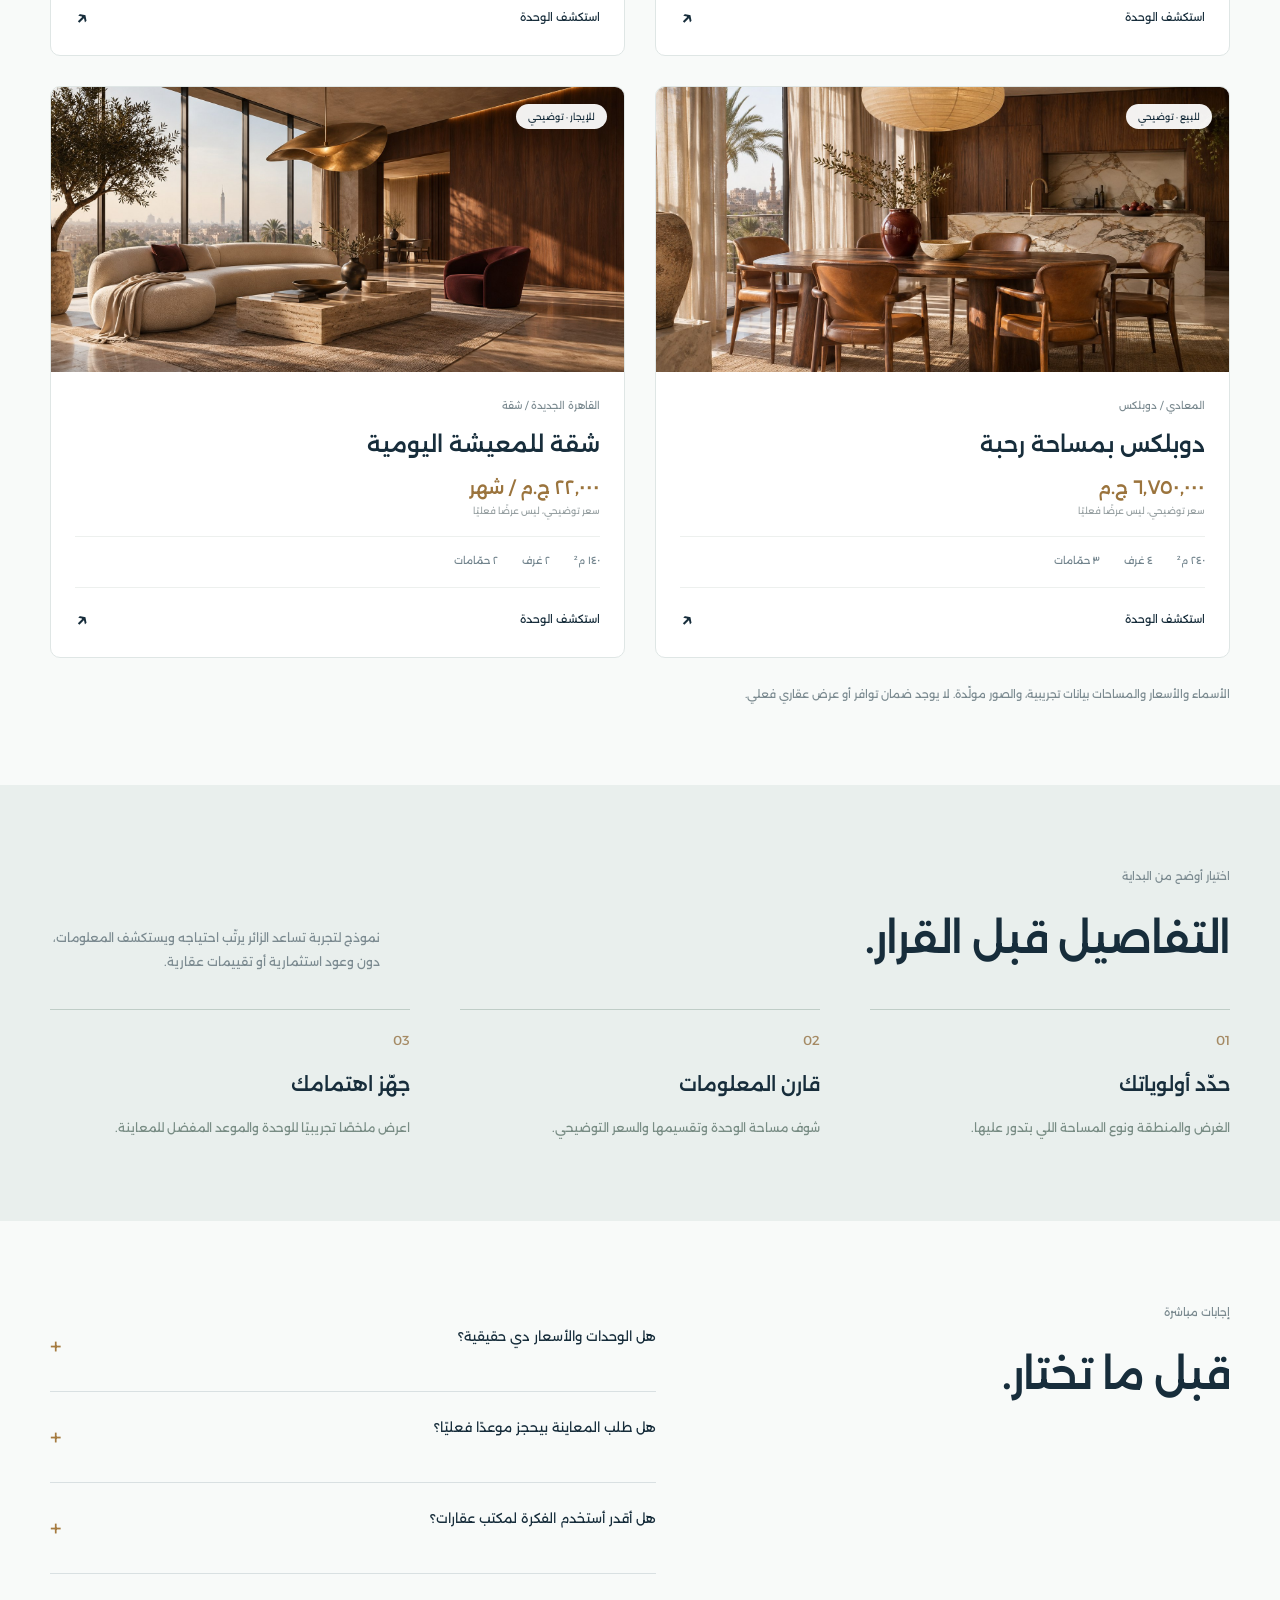
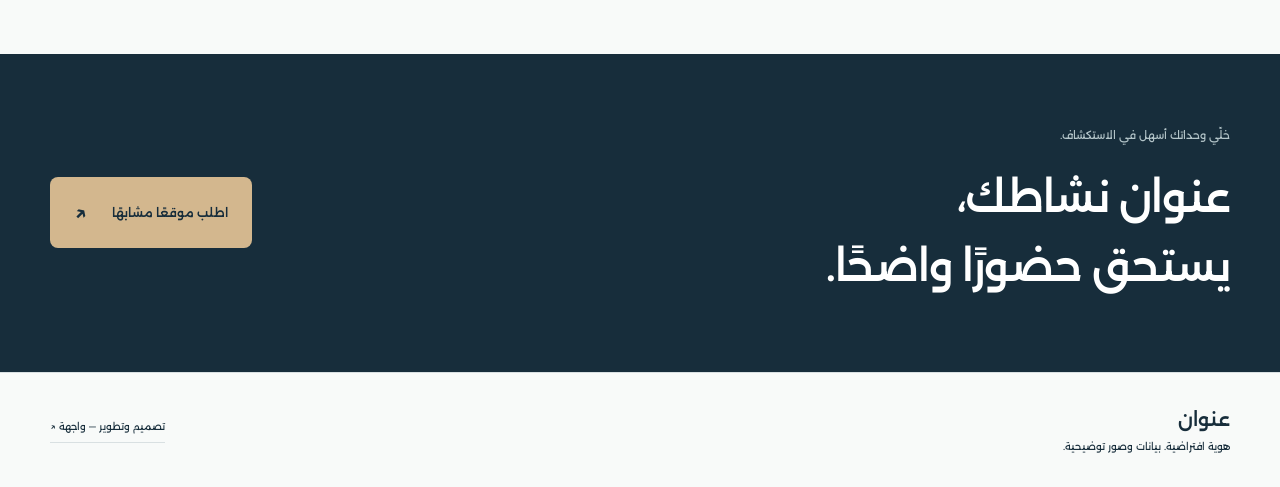
<file: demos/onwan/index.html>
<!doctype html>
<!-- هيكل الصفحة. ملفات CSS تضبط المظهر وملفات JavaScript تضيف التفاعل. -->
<html lang="ar" dir="rtl">
  <head>
    <meta charset="utf-8" />
    <meta name="viewport" content="width=device-width,initial-scale=1" />
    <meta name="theme-color" content="#172d3b" />
    <meta
      name="description"
      content="نموذج موقع عقارات افتراضي، بتصفية للوحدات وتفاصيل وأسعار توضيحية."
    />
    <title>عنوان — مساحة لبداية جديدة</title>
    <link rel="stylesheet" href="./base.css" />
    <link rel="stylesheet" href="./style.css" />
    <link rel="icon" href="./favicon.svg" type="image/svg+xml" />
  </head>
  <body>
    <div class="demo-bar">
      نموذج مكتب عقارات افتراضي. الوحدات والأسعار والصور توضيحية، ولا توجد عروض بيع أو تأجير
      فعلية.<a href="https://wajha-mk2373982.pages.dev/#contact">اطلب موقعًا لنشاطك ↗</a>
    </div>
    <header class="site-header wrap">
      <a class="brand e-brand" href="./index.html"
        ><svg viewBox="0 0 40 40" fill="none" aria-hidden="true">
          <path d="M5 20 20 6l15 14v15H5V20Z" stroke="currentColor" stroke-width="2" />
          <path d="M15 35V22h10v13M20 5v10" stroke="currentColor" stroke-width="2" /></svg
        ><span>عنوان<small>نموذج مكتب عقارات</small></span></a
      >
      <nav class="nav-links" id="nav" aria-label="القائمة الرئيسية">
        <a href="#properties">الوحدات</a><a href="#steps">خطوات الاختيار</a
        ><a href="#faq">أسئلة شائعة</a>
      </nav>
      <a class="btn header-cta" href="#properties"
        >استكشف الاختيارات <span aria-hidden="true">↗</span></a
      ><button
        class="menu-button"
        type="button"
        aria-label="افتح القائمة"
        aria-controls="nav"
        aria-expanded="false"
      >
        <span></span><span></span>
      </button>
    </header>
    <!-- المحتوى الرئيسي للصفحة. -->
    <main>
      <section class="e-hero">
        <img
          src="./assets/hero.jpg"
          width="1536"
          height="1024"
          alt="تصوّر مولّد لفيلا حديثة بواجهة حجرية وحديقة ومسبح"
        />
        <div class="e-hero-shade"></div>
        <div class="wrap e-hero-content">
          <p>مكان يناسب اللي جاي.</p>
          <h1>مساحة جديدة.<br />بداية مختلفة.</h1>
          <p class="hero-description">
            شوف شكل تجربة بحث أوضح: اختار المنطقة ونوع الوحدة، وقارن التفاصيل اللي تهمك قبل الخطوة
            الجاية.
          </p>
        </div>
        <div class="e-hero-caption wrap">تصوّر معماري مولّد · لا يمثل وحدة معروضة فعليًا</div>
      </section>
      <section class="wrap e-filter-wrap" aria-label="البحث عن وحدة">
        <form id="searchForm" class="e-search">
          <label
            >الغرض<select name="purpose">
              <option value="all">بيع وإيجار</option>
              <option value="sale">للبيع</option>
              <option value="rent">للإيجار</option>
            </select></label
          ><label
            >المنطقة<select name="city">
              <option value="all">كل المناطق</option>
              <option value="cairo">القاهرة الجديدة</option>
              <option value="zayed">الشيخ زايد</option>
              <option value="maadi">المعادي</option>
            </select></label
          ><label
            >نوع الوحدة<select name="type">
              <option value="all">كل الأنواع</option>
              <option value="villa">فيلا</option>
              <option value="apartment">شقة</option>
              <option value="duplex">دوبلكس</option>
            </select></label
          ><button class="btn" type="submit">اعرض النتائج <span aria-hidden="true">⌕</span></button>
        </form>
      </section>
      <section class="wrap section e-properties" id="properties">
        <div class="section-heading">
          <div>
            <p class="eyebrow">اختيارات توضيحية</p>
            <h2>مساحة لكل احتمال.</h2>
          </div>
          <label class="sort-label"
            >ترتيب النتائج<select id="sort">
              <option value="default">الترتيب الافتراضي</option>
              <option value="priceAsc">السعر الأقل أولًا</option>
              <option value="priceDesc">السعر الأعلى أولًا</option>
              <option value="areaDesc">المساحة الأكبر أولًا</option>
            </select></label
          >
        </div>
        <div class="results-heading">
          <p id="resultsCount" role="status" aria-live="polite"></p>
          <button id="resetFilters" type="button">امسح الفلاتر</button>
        </div>
        <div id="propertyGrid" class="property-grid"></div>
        <p id="emptyResults" class="empty-results" hidden>
          مفيش وحدات مطابقة للاختيارات دي. غيّر الفلاتر أو اعرض كل الوحدات التوضيحية.
        </p>
        <p class="section-note">
          الأسماء والأسعار والمساحات بيانات تجريبية، والصور مولّدة. لا يوجد ضمان توافر أو عرض عقاري
          فعلي.
        </p>
      </section>
      <section class="e-steps" id="steps">
        <div class="wrap section">
          <div class="section-heading">
            <div>
              <p class="eyebrow">اختيار أوضح من البداية</p>
              <h2>التفاصيل قبل القرار.</h2>
            </div>
            <p>
              نموذج لتجربة تساعد الزائر يرتّب احتياجه ويستكشف المعلومات، دون وعود استثمارية أو
              تقييمات عقارية.
            </p>
          </div>
          <ol>
            <li>
              <span>01</span>
              <h3>حدّد أولوياتك</h3>
              <p>الغرض والمنطقة ونوع المساحة اللي بتدور عليها.</p>
            </li>
            <li>
              <span>02</span>
              <h3>قارن المعلومات</h3>
              <p>شوف مساحة الوحدة وتقسيمها والسعر التوضيحي.</p>
            </li>
            <li>
              <span>03</span>
              <h3>جهّز اهتمامك</h3>
              <p>اعرض ملخصًا تجريبيًا للوحدة والموعد المفضل للمعاينة.</p>
            </li>
          </ol>
        </div>
      </section>
      <section class="wrap section e-faq faq" id="faq">
        <div>
          <p class="eyebrow">إجابات مباشرة</p>
          <h2>قبل ما تختار.</h2>
        </div>
        <div>
          <details>
            <summary>هل الوحدات والأسعار دي حقيقية؟</summary>
            <p>لا. جميع الوحدات وأسعارها بيانات عرض تجريبية، والصور مولّدة بالذكاء الاصطناعي.</p>
          </details>
          <details>
            <summary>هل طلب المعاينة بيحجز موعدًا فعليًا؟</summary>
            <p>لا. يظهر ملخصًا على جهازك فقط، ولا يُرسل لأي مكتب أو يحجز موعدًا.</p>
          </details>
          <details>
            <summary>هل أقدر أستخدم الفكرة لمكتب عقارات؟</summary>
            <p>
              نعم، بعد تخصيص الهوية وربط البيانات الفعلية ووسائل التواصل وتحديد طريقة إدارة الوحدات
              ضمن نطاق المشروع.
            </p>
          </details>
        </div>
      </section>
      <section class="e-bottom">
        <div class="wrap">
          <div>
            <p>خلّي وحداتك أسهل في الاستكشاف.</p>
            <h2>عنوان نشاطك،<br />يستحق حضورًا واضحًا.</h2>
          </div>
          <a class="btn" href="https://wajha-mk2373982.pages.dev/#contact"
            >اطلب موقعًا مشابهًا <span aria-hidden="true">↗</span></a
          >
        </div>
      </section>
    </main>
    <footer class="footer">
      <div class="wrap">
        <div>
          <h3>عنوان</h3>
          <p>هوية افتراضية. بيانات وصور توضيحية.</p>
        </div>
        <a href="https://wajha-mk2373982.pages.dev/">تصميم وتطوير — واجهة ↗</a>
      </div>
    </footer>
    <dialog id="propertyDialog">
      <div class="dialog-head">
        <h2 id="propertyTitle"></h2>
        <button class="dialog-close" data-close aria-label="إغلاق تفاصيل الوحدة" type="button">
          ×
        </button>
      </div>
      <img id="propertyImage" src="./assets/hero.jpg" alt="" /><span class="detail-disclosure"
        >الصورة مولّدة والبيانات تجريبية</span
      >
      <p id="propertyPrice" class="detail-price"></p>
      <div id="propertySpecs" class="detail-specs"></div>
      <p id="propertyDescription"></p>
      <form id="viewingForm">
        <h3>جرّب طلب معاينة</h3>
        <label>التاريخ المفضل<input name="date" type="date" required /></label
        ><label
          >الفترة<select name="time">
            <option>صباحًا</option>
            <option>مساءً</option>
          </select></label
        ><button class="btn form-full" type="submit">
          اعرض ملخص المعاينة <span aria-hidden="true">↗</span>
        </button>
        <div class="result" role="status" aria-live="polite"></div>
      </form>
    </dialog>
    <script src="./common.js" defer></script>
    <script src="./app.js" defer></script>
  </body>
</html>
</file>
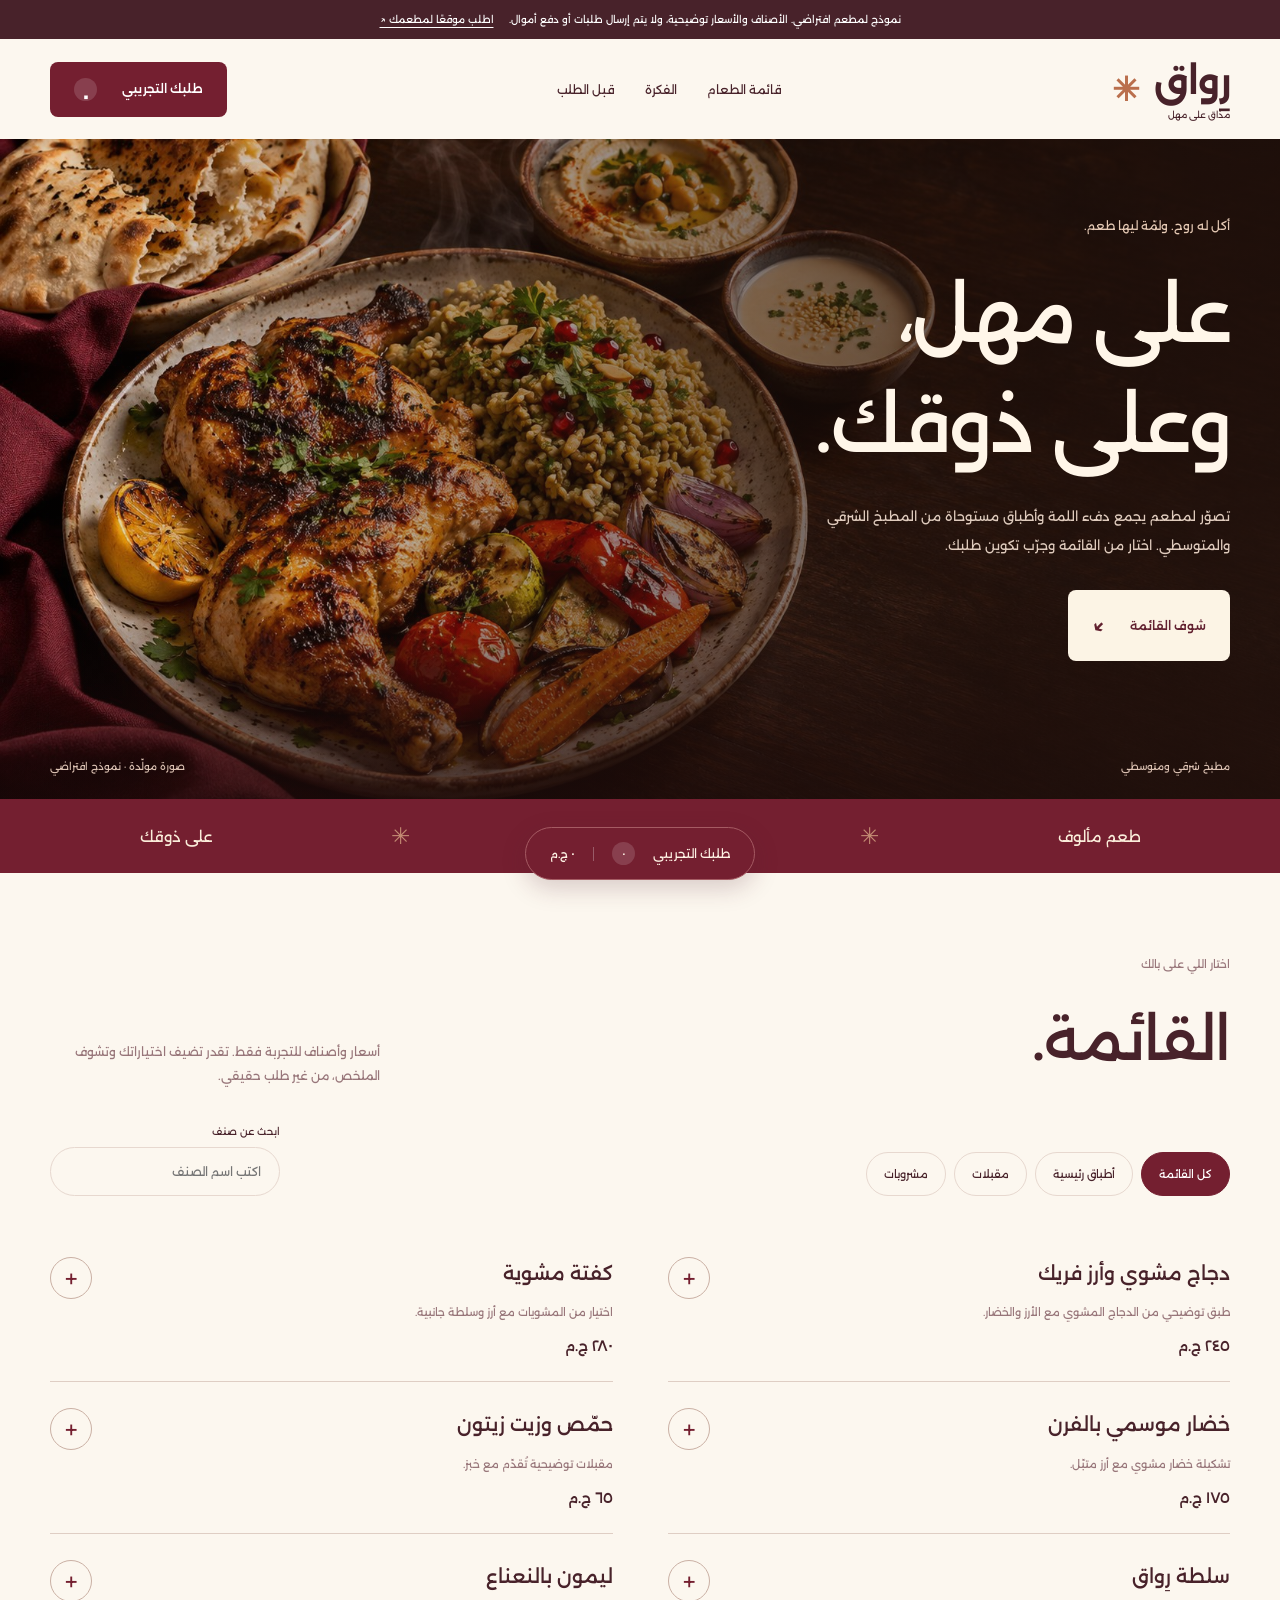
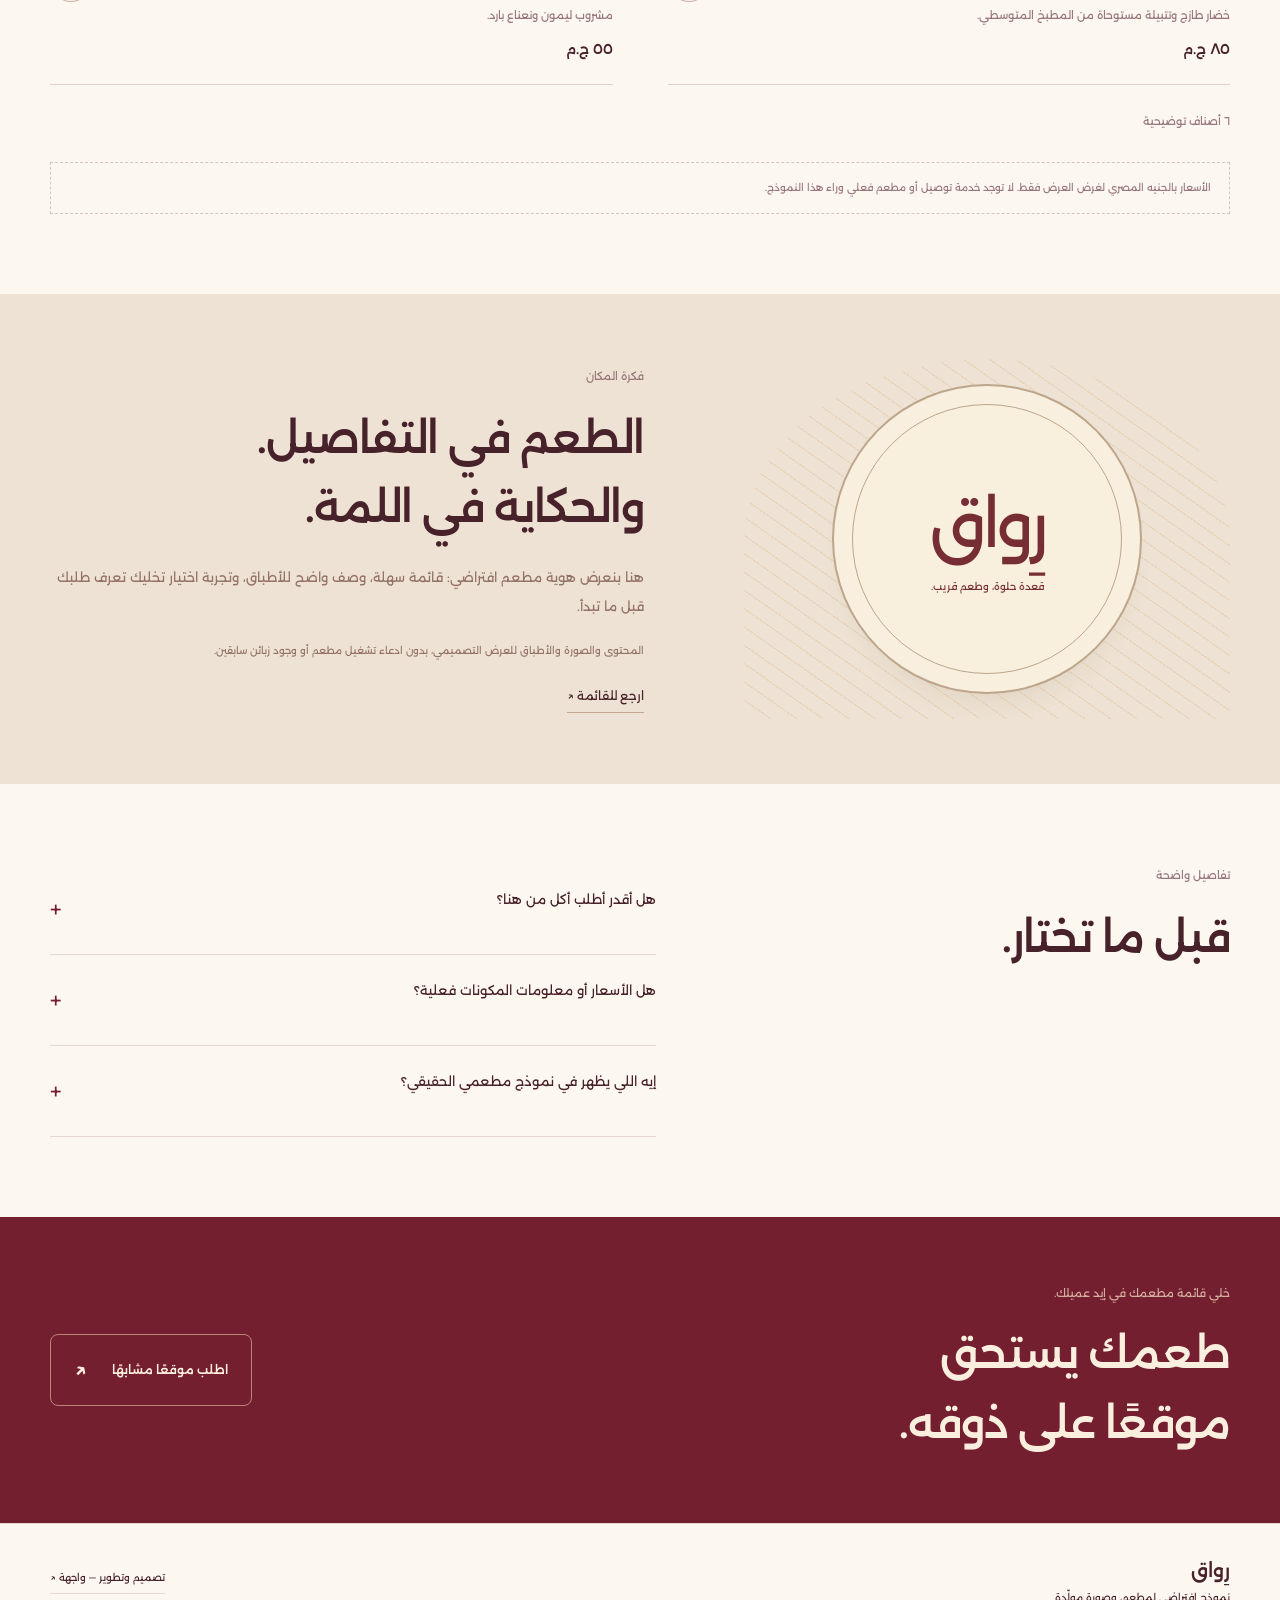
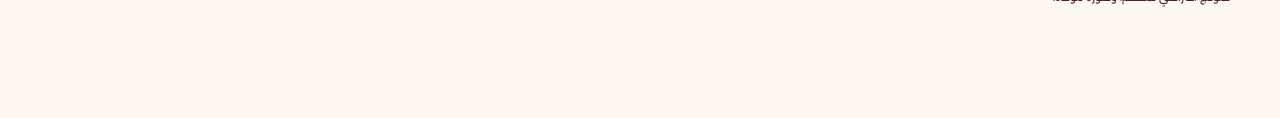
<file: demos/riwaq/index.html>
<!doctype html>
<!-- هيكل الصفحة. ملفات CSS تضبط المظهر وملفات JavaScript تضيف التفاعل. -->
<html lang="ar" dir="rtl">
  <head>
    <meta charset="utf-8" />
    <meta name="viewport" content="width=device-width,initial-scale=1" />
    <meta name="theme-color" content="#641e2b" />
    <meta
      name="description"
      content="نموذج موقع مطعم افتراضي بقائمة طعام تفاعلية وتجربة تكوين طلب محلي."
    />
    <title>رِواق — على مهل، وعلى ذوقك</title>
    <link rel="stylesheet" href="./base.css" />
    <link rel="stylesheet" href="./style.css" />
    <link rel="icon" href="./favicon.svg" type="image/svg+xml" />
  </head>
  <body>
    <div class="demo-bar">
      نموذج لمطعم افتراضي. الأصناف والأسعار توضيحية، ولا يتم إرسال طلبات أو دفع أموال.<a
        href="https://wajha-mk2373982.pages.dev/#contact"
        >اطلب موقعًا لمطعمك ↗</a
      >
    </div>
    <header class="site-header wrap">
      <a class="brand r-brand" href="./index.html"
        ><span>رِواق<small>مذاق على مهل</small></span
        ><i aria-hidden="true">✳</i></a
      >
      <nav class="nav-links" id="nav" aria-label="القائمة الرئيسية">
        <a href="#menu">قائمة الطعام</a><a href="#story">الفكرة</a
        ><a href="#questions">قبل الطلب</a>
      </nav>
      <button class="btn header-cta cart-toggle" type="button">
        طلبك التجريبي <span class="cart-count">٠</span></button
      ><button
        class="menu-button"
        aria-label="افتح القائمة"
        aria-expanded="false"
        aria-controls="nav"
      >
        <span></span><span></span>
      </button>
    </header>
    <!-- المحتوى الرئيسي للصفحة. -->
    <main>
      <section class="r-hero">
        <img
          src="./assets/hero.jpg"
          alt="صورة مولّدة لطبق دجاج مشوي وأرز وخضار ومقبلات على طاولة خشبية"
          width="1536"
          height="1024"
        />
        <div class="r-hero-shade"></div>
        <div class="wrap r-hero-content">
          <p>أكل له روح. ولمّة ليها طعم.</p>
          <h1>على مهل،<br />وعلى ذوقك.</h1>
          <p class="hero-description">
            تصوّر لمطعم يجمع دفء اللمة وأطباق مستوحاة من المطبخ الشرقي والمتوسطي. اختار من القائمة
            وجرّب تكوين طلبك.
          </p>
          <a href="#menu" class="btn">شوف القائمة <span aria-hidden="true">↙</span></a>
        </div>
        <div class="r-hero-foot wrap">
          <span>مطبخ شرقي ومتوسطي</span><span>صورة مولّدة · نموذج افتراضي</span>
        </div>
      </section>
      <div class="r-strip">
        <div class="wrap">
          <span>طعم مألوف</span><i aria-hidden="true">✳</i><span>تقديم مختلف</span
          ><i aria-hidden="true">✳</i><span>على ذوقك</span>
        </div>
      </div>
      <section class="wrap section r-menu" id="menu">
        <div class="section-heading">
          <div>
            <p class="eyebrow">اختار اللي على بالك</p>
            <h2>القائمة.</h2>
          </div>
          <p>أسعار وأصناف للتجربة فقط. تقدر تضيف اختياراتك وتشوف الملخص، من غير طلب حقيقي.</p>
        </div>
        <div class="menu-tools">
          <div class="tabs" role="group" aria-label="تصنيف الأطباق">
            <button type="button" data-category="all" class="active" aria-pressed="true">
              كل القائمة</button
            ><button type="button" data-category="main" aria-pressed="false">أطباق رئيسية</button
            ><button type="button" data-category="starter" aria-pressed="false">مقبلات</button
            ><button type="button" data-category="drink" aria-pressed="false">مشروبات</button>
          </div>
          <label class="menu-search"
            ><span>ابحث عن صنف</span
            ><input type="search" id="menuSearch" placeholder="اكتب اسم الصنف"
          /></label>
        </div>
        <div id="menuItems" class="menu-grid"></div>
        <p id="menuStatus" class="section-note" role="status" aria-live="polite"></p>
        <div class="menu-disclaimer">
          الأسعار بالجنيه المصري لغرض العرض فقط. لا توجد خدمة توصيل أو مطعم فعلي وراء هذا النموذج.
        </div>
      </section>
      <section class="r-story" id="story">
        <div class="wrap story-layout">
          <div class="story-art" aria-hidden="true">
            <div class="dish-ring"><span>رِواق</span><small>قعدة حلوة، وطعم قريب.</small></div>
          </div>
          <div>
            <p class="eyebrow">فكرة المكان</p>
            <h2>الطعم في التفاصيل.<br />والحكاية في اللمة.</h2>
            <p>
              هنا بنعرض هوية مطعم افتراضي: قائمة سهلة، وصف واضح للأطباق، وتجربة اختيار تخليك تعرف
              طلبك قبل ما تبدأ.
            </p>
            <p class="subtle">
              المحتوى والصورة والأطباق للعرض التصميمي، بدون ادعاء تشغيل مطعم أو وجود زبائن سابقين.
            </p>
            <a class="r-text-link" href="#menu">ارجع للقائمة ↗</a>
          </div>
        </div>
      </section>
      <section class="wrap section r-questions faq" id="questions">
        <div>
          <p class="eyebrow">تفاصيل واضحة</p>
          <h2>قبل ما تختار.</h2>
        </div>
        <div>
          <details>
            <summary>هل أقدر أطلب أكل من هنا؟</summary>
            <p>لا، رِواق نموذج افتراضي. تقدر تكوّن ملخص طلب للتجربة، من غير إرسال أو دفع.</p>
          </details>
          <details>
            <summary>هل الأسعار أو معلومات المكونات فعلية؟</summary>
            <p>
              الأصناف والأسعار بيانات توضيحية. هذا النموذج ليس مصدرًا لمعلومات الحساسية أو ملاءمة
              الطعام الصحية.
            </p>
          </details>
          <details>
            <summary>إيه اللي يظهر في نموذج مطعمي الحقيقي؟</summary>
            <p>
              نستخدم هويتك وصور أطباقك وقائمتك والأسعار المعتمدة ووسيلة التواصل، ونحدد نظام الطلب في
              نطاق المشروع.
            </p>
          </details>
        </div>
      </section>
      <section class="r-cta">
        <div class="wrap">
          <div>
            <p>خلي قائمة مطعمك في إيد عميلك.</p>
            <h2>طعمك يستحق<br />موقعًا على ذوقه.</h2>
          </div>
          <a class="btn outline" href="https://wajha-mk2373982.pages.dev/#contact"
            >اطلب موقعًا مشابهًا <span aria-hidden="true">↗</span></a
          >
        </div>
      </section>
    </main>
    <footer class="footer">
      <div class="wrap">
        <div>
          <h3>رِواق</h3>
          <p>نموذج افتراضي لمطعم، وصورة مولّدة.</p>
        </div>
        <a href="https://wajha-mk2373982.pages.dev/">تصميم وتطوير — واجهة ↗</a>
      </div>
    </footer>
    <button type="button" class="floating-cart cart-toggle" aria-label="اعرض الطلب التجريبي">
      <span>طلبك التجريبي</span><span class="cart-count">٠</span><b id="cartTotal">٠ ج.م</b>
    </button>
    <div id="toast" class="r-toast" role="status" aria-live="polite" hidden></div>
    <dialog id="cartDialog">
      <div class="dialog-head">
        <h2>اختياراتك.</h2>
        <button class="dialog-close" data-close aria-label="إغلاق الطلب" type="button">×</button>
      </div>
      <p class="subtle">ملخص محلي للتجربة، لا يُرسل إلى مطعم.</p>
      <div id="cartItems"></div>
      <div class="cart-summary"><span>إجمالي توضيحي</span><strong id="dialogTotal"></strong></div>
      <button id="copyOrder" class="btn form-full" type="button">
        انسخ ملخص الطلب <span aria-hidden="true">↗</span>
      </button>
      <p id="copyResult" class="form-note" role="status" aria-live="polite"></p>
    </dialog>
    <script src="./common.js" defer></script>
    <script src="./app.js" defer></script>
  </body>
</html>
</file>
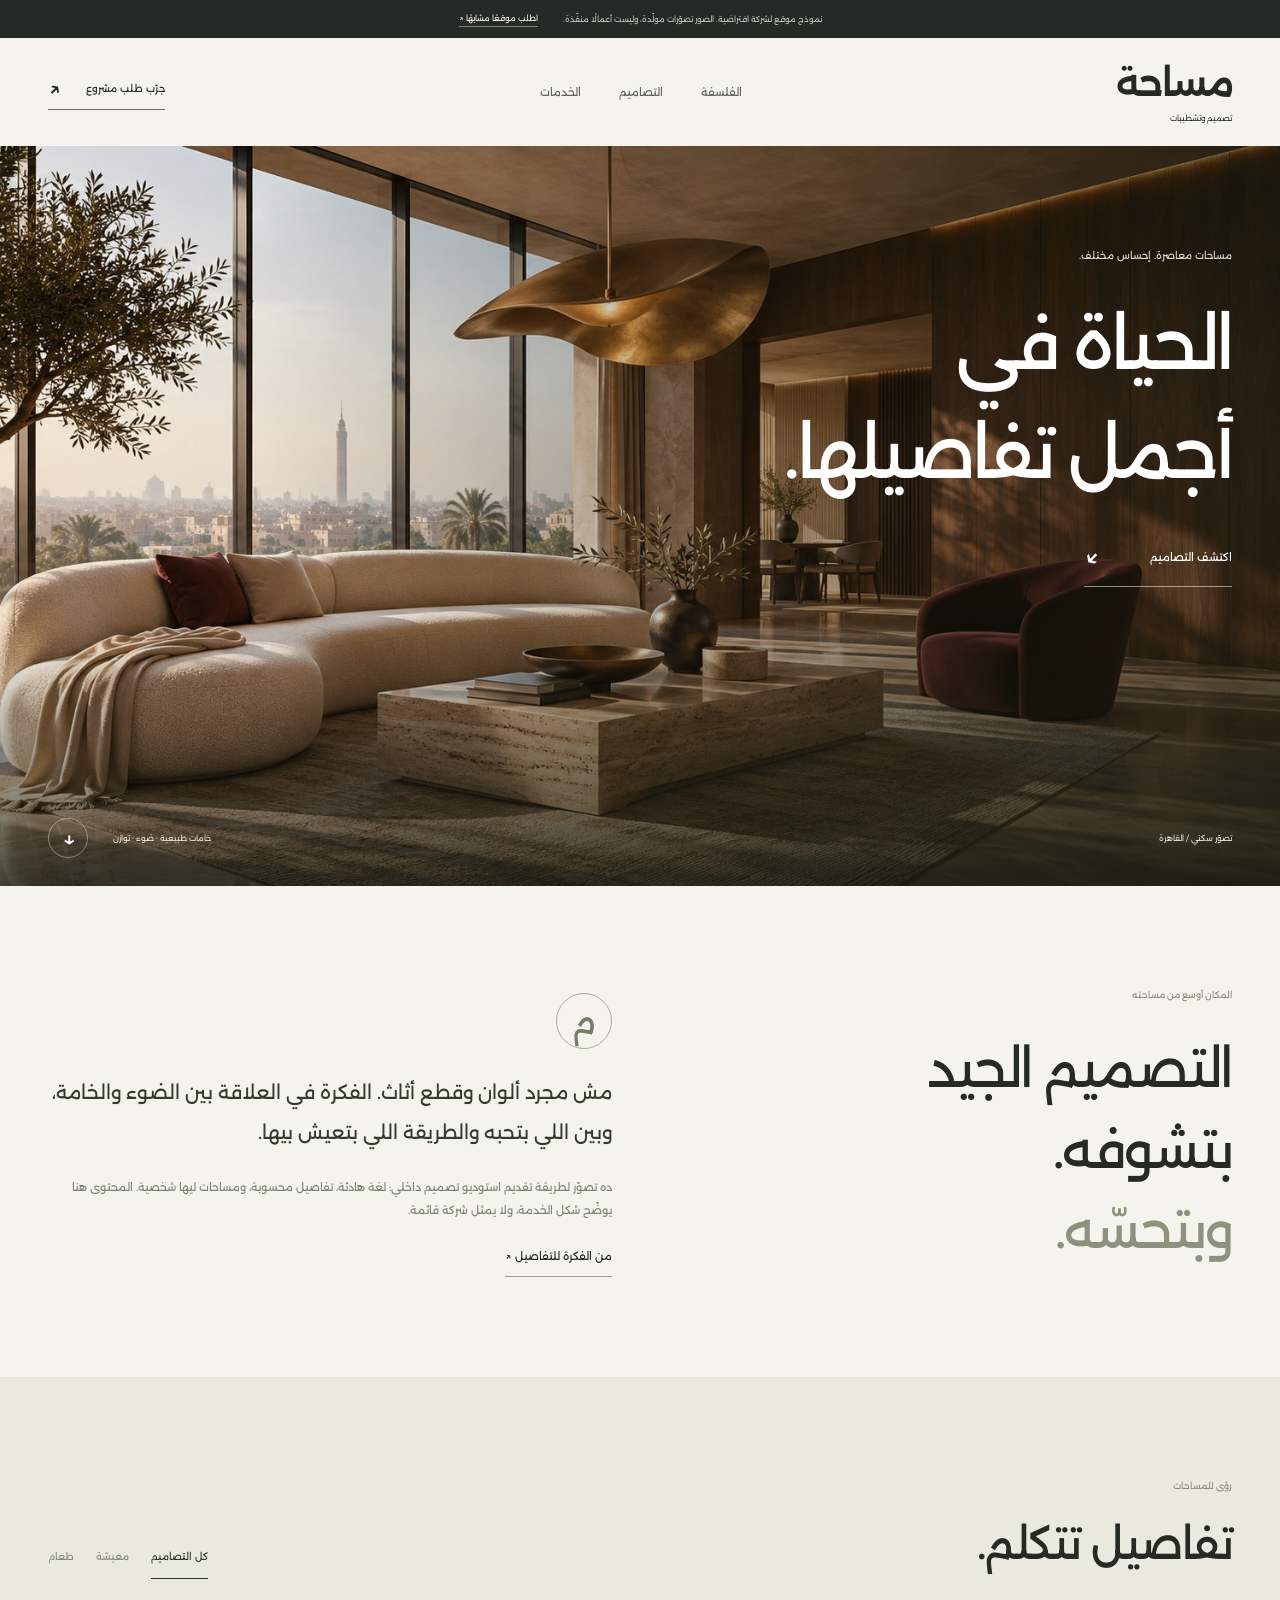
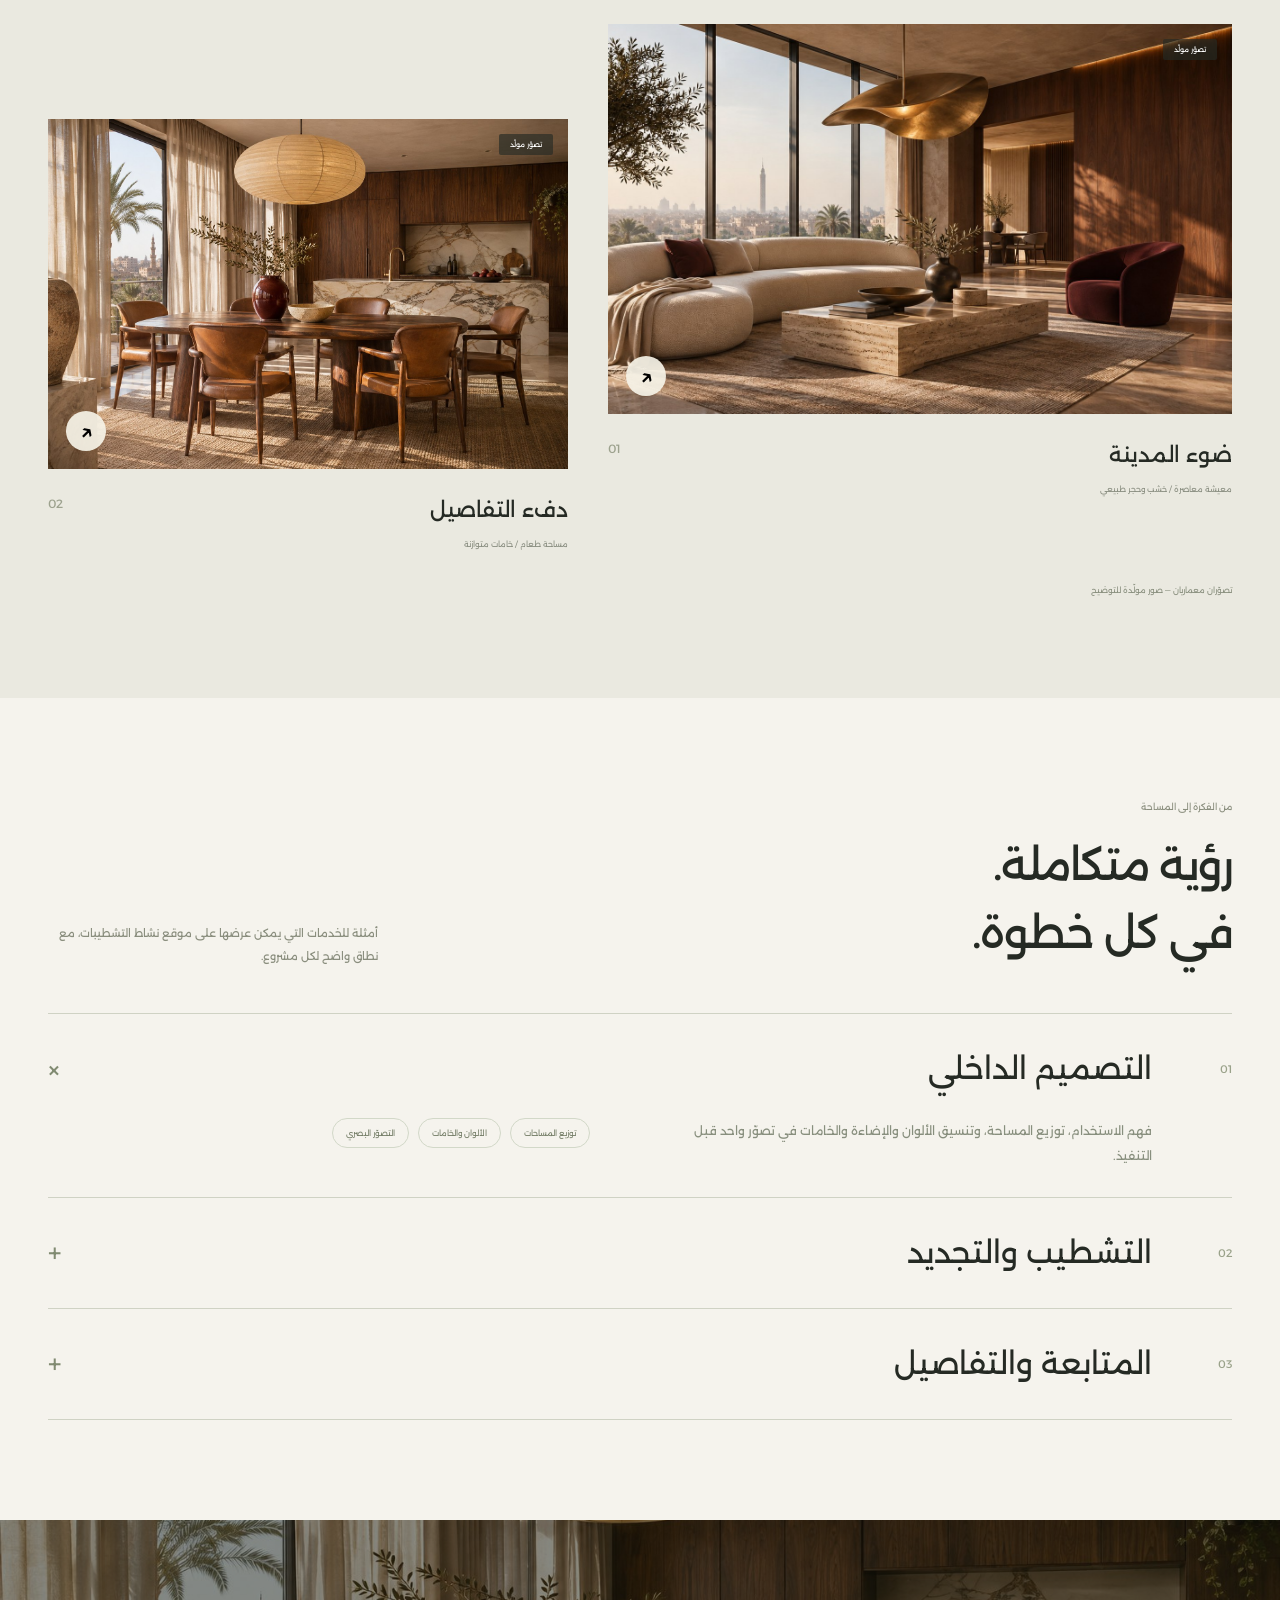
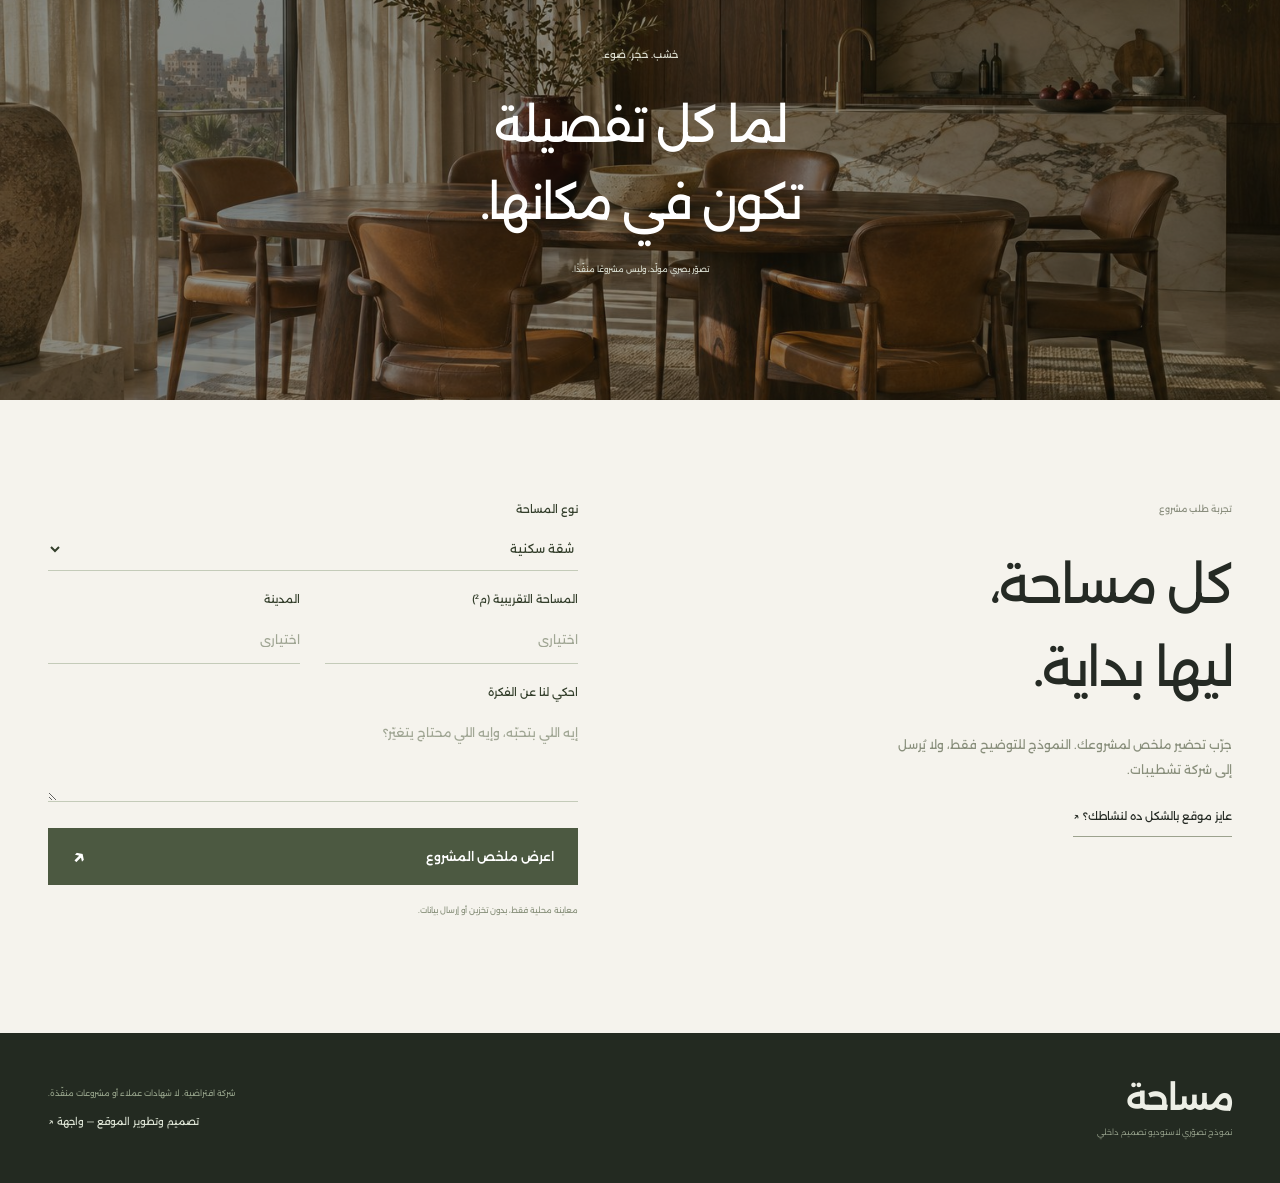
<file: demo.html>
<!doctype html>
<!-- هيكل الصفحة. ملفات CSS تضبط المظهر وملفات JavaScript تضيف التفاعل. -->
<html lang="ar" dir="rtl">
  <head>
    <meta charset="utf-8" />
    <meta name="viewport" content="width=device-width,initial-scale=1" />
    <meta name="theme-color" content="#232721" />
    <meta name="robots" content="noindex" />
    <title>مساحة — الحياة في أجمل تفاصيلها</title>
    <link rel="icon" href="./assets/favicon.svg" type="image/svg+xml" />
    <link rel="preload" href="./assets/alexandria.ttf" as="font" type="font/ttf" crossorigin />
    <link rel="preload" href="./assets/living.jpg" as="image" />
    <link rel="stylesheet" href="./style.css" />
  </head>
  <body class="interior">
    <div class="concept-note">
      <span>نموذج موقع لشركة افتراضية. الصور تصوّرات مولّدة، وليست أعمالًا منفّذة.</span
      ><a href="./index.html#contact">اطلب موقعًا مشابهًا ↗</a>
    </div>
    <header class="m-header shell">
      <a class="m-logo" href="./demo.html">مساحة<span>تصميم وتشطيبات</span></a>
      <nav aria-label="القائمة الرئيسية">
        <a href="#vision">الفلسفة</a><a href="#projects">التصاميم</a><a href="#services">الخدمات</a>
      </nav>
      <a class="m-contact-link" href="#request">جرّب طلب مشروع <span aria-hidden="true">↗</span></a
      ><button
        class="menu-toggle"
        type="button"
        aria-expanded="false"
        aria-controls="mobile-nav"
        aria-label="افتح القائمة"
      >
        <span></span><span></span>
      </button>
    </header>
    <nav id="mobile-nav" class="mobile-nav" aria-label="قائمة الموبايل" hidden>
      <a href="#vision">الفلسفة</a><a href="#projects">التصاميم</a><a href="#services">الخدمات</a
      ><a href="#request">جرّب طلب مشروع</a>
    </nav>
    <!-- المحتوى الرئيسي للصفحة. -->
    <main>
      <section class="m-hero">
        <img
          class="m-hero-image"
          src="./assets/living.jpg"
          width="1800"
          height="860"
          alt="تصوّر مولّد لغرفة معيشة معاصرة، بخامات طبيعية وإطلالة على القاهرة"
        />
        <div class="m-hero-shade"></div>
        <div class="shell m-hero-content">
          <p>مساحات معاصرة. إحساس مختلف.</p>
          <h1>الحياة في<br />أجمل تفاصيلها.</h1>
          <a class="m-hero-cta" href="#projects"
            >اكتشف التصاميم <span aria-hidden="true">↙</span></a
          >
        </div>
        <div class="m-hero-bottom shell">
          <span>تصوّر سكني / القاهرة</span><span>خامات طبيعية · ضوء · توازن</span
          ><a href="#vision" aria-label="انتقل إلى فلسفة التصميم">↓</a>
        </div>
      </section>
      <section class="shell m-vision m-section" id="vision">
        <div>
          <p class="m-eyebrow">المكان أوسع من مساحته</p>
          <h2>التصميم الجيد<br />بتشوفه.<br /><span>وبتحسّه.</span></h2>
        </div>
        <div class="vision-copy">
          <span class="material-mark" aria-hidden="true">م</span>
          <p class="vision-lead">
            مش مجرد ألوان وقطع أثاث. الفكرة في العلاقة بين الضوء والخامة، وبين اللي بتحبه والطريقة
            اللي بتعيش بيها.
          </p>
          <p>
            ده تصوّر لطريقة تقديم استوديو تصميم داخلي: لغة هادئة، تفاصيل محسوبة، ومساحات ليها شخصية.
            المحتوى هنا يوضّح شكل الخدمة، ولا يمثل شركة قائمة.
          </p>
          <a class="m-text-link" href="#services">من الفكرة للتفاصيل ↗</a>
        </div>
      </section>
      <section class="m-projects" id="projects">
        <div class="shell m-section">
          <div class="m-section-heading">
            <div>
              <p class="m-eyebrow">رؤى للمساحات</p>
              <h2>تفاصيل تتكلم.</h2>
            </div>
            <div class="project-filters" role="group" aria-label="نوع التصميم">
              <button type="button" data-filter="all" class="active" aria-pressed="true">
                كل التصاميم</button
              ><button type="button" data-filter="living" aria-pressed="false">معيشة</button
              ><button type="button" data-filter="dining" aria-pressed="false">طعام</button>
            </div>
          </div>
          <div class="m-gallery">
            <article data-category="living">
              <button
                type="button"
                class="gallery-image"
                data-lightbox="./assets/living.jpg"
                data-title="تصوّر معيشة — ضوء المدينة"
                aria-label="كبّر تصوّر غرفة المعيشة"
              >
                <img
                  src="./assets/living.jpg"
                  alt="تصوّر معيشة بخامات حجر وخشب وأريكة منحنية"
                  width="1800"
                  height="860"
                  loading="lazy"
                /><span class="gallery-expand" aria-hidden="true">↗</span
                ><span class="gallery-image-tag">تصوّر مولّد</span>
              </button>
              <div class="gallery-description">
                <div>
                  <h3>ضوء المدينة</h3>
                  <p>معيشة معاصرة / خشب وحجر طبيعي</p>
                </div>
                <span>01</span>
              </div>
            </article>
            <article data-category="dining">
              <button
                type="button"
                class="gallery-image"
                data-lightbox="./assets/dining.jpg"
                data-title="تصوّر طعام — دفء التفاصيل"
                aria-label="كبّر تصوّر غرفة الطعام"
              >
                <img
                  src="./assets/dining.jpg"
                  alt="تصوّر غرفة طعام بأخشاب داكنة ومطبخ ذي سطح رخامي"
                  width="1536"
                  height="1024"
                  loading="lazy"
                /><span class="gallery-expand" aria-hidden="true">↗</span
                ><span class="gallery-image-tag">تصوّر مولّد</span>
              </button>
              <div class="gallery-description">
                <div>
                  <h3>دفء التفاصيل</h3>
                  <p>مساحة طعام / خامات متوازنة</p>
                </div>
                <span>02</span>
              </div>
            </article>
          </div>
          <p class="gallery-count" id="filterResult" role="status" aria-live="polite">
            تصوّران معماريان — صور مولّدة للتوضيح
          </p>
        </div>
      </section>
      <section class="shell m-services m-section" id="services">
        <div class="m-section-heading">
          <div>
            <p class="m-eyebrow">من الفكرة إلى المساحة</p>
            <h2>رؤية متكاملة.<br />في كل خطوة.</h2>
          </div>
          <p>أمثلة للخدمات التي يمكن عرضها على موقع نشاط التشطيبات، مع نطاق واضح لكل مشروع.</p>
        </div>
        <div class="m-service-list">
          <details open>
            <summary>
              <span class="service-index">01</span>
              <h3>التصميم الداخلي</h3>
              <span class="service-plus" aria-hidden="true">+</span>
            </summary>
            <div class="m-service-content">
              <p>
                فهم الاستخدام، توزيع المساحة، وتنسيق الألوان والإضاءة والخامات في تصوّر واحد قبل
                التنفيذ.
              </p>
              <div>
                <span>توزيع المساحات</span><span>الألوان والخامات</span><span>التصوّر البصري</span>
              </div>
            </div>
          </details>
          <details>
            <summary>
              <span class="service-index">02</span>
              <h3>التشطيب والتجديد</h3>
              <span class="service-plus" aria-hidden="true">+</span>
            </summary>
            <div class="m-service-content">
              <p>
                شرح مراحل وبنود التشطيب والتجديد، وتوضيح ما يشمله نطاق المشروع والمواد المتفق عليها.
              </p>
              <div><span>بنود واضحة</span><span>خامات مختارة</span><span>مراحل تنفيذ</span></div>
            </div>
          </details>
          <details>
            <summary>
              <span class="service-index">03</span>
              <h3>المتابعة والتفاصيل</h3>
              <span class="service-plus" aria-hidden="true">+</span>
            </summary>
            <div class="m-service-content">
              <p>
                عرض طريقة مراجعة التفاصيل والتنسيق بين عناصر المشروع حسب الاتفاق، مع مساحة لتوضيح
                أسلوب المتابعة.
              </p>
              <div>
                <span>مراجعة التفاصيل</span><span>تنسيق العناصر</span><span>تواصل مستمر</span>
              </div>
            </div>
          </details>
        </div>
      </section>
      <section class="m-material">
        <img
          src="./assets/dining.jpg"
          alt="تفاصيل تصوّر معماري لغرفة طعام"
          width="1536"
          height="1024"
          loading="lazy"
        />
        <div>
          <p>خشب. حجر. ضوء.</p>
          <h2>لما كل تفصيلة<br />تكون في مكانها.</h2>
          <span>تصوّر بصري مولّد، وليس مشروعًا منفّذًا.</span>
        </div>
      </section>
      <section class="shell m-request m-section" id="request">
        <div>
          <p class="m-eyebrow">تجربة طلب مشروع</p>
          <h2>كل مساحة،<br />ليها بداية.</h2>
          <p>جرّب تحضير ملخص لمشروعك. النموذج للتوضيح فقط، ولا يُرسل إلى شركة تشطيبات.</p>
          <a class="m-text-link" href="./index.html#contact">عايز موقع بالشكل ده لنشاطك؟ ↗</a>
        </div>
        <form class="request-form m-form" data-kind="demo">
          <label
            >نوع المساحة<select name="space">
              <option>شقة سكنية</option>
              <option>فيلا</option>
              <option>مكتب أو نشاط تجاري</option>
              <option>مساحة أخرى</option>
            </select></label
          >
          <div class="form-columns">
            <label
              >المساحة التقريبية (م²)<input
                name="area"
                type="number"
                min="1"
                max="100000"
                placeholder="اختياري" /></label
            ><label>المدينة<input name="city" maxlength="100" placeholder="اختياري" /></label>
          </div>
          <label
            >احكي لنا عن الفكرة<textarea
              name="details"
              rows="3"
              required
              maxlength="2000"
              placeholder="إيه اللي بتحبّه، وإيه اللي محتاج يتغيّر؟"
            ></textarea></label
          ><button type="submit" class="btn olive">
            اعرض ملخص المشروع <span aria-hidden="true">↗</span>
          </button>
          <p class="form-note">معاينة محلية فقط، بدون تخزين أو إرسال بيانات.</p>
          <div class="form-result" role="status" aria-live="polite"></div>
          <button type="button" class="copy-brief" hidden>انسخ الملخص</button>
        </form>
      </section>
    </main>
    <footer class="m-footer">
      <div class="shell">
        <a class="m-logo" href="./demo.html">مساحة<span>نموذج تصوّري لاستوديو تصميم داخلي</span></a>
        <div>
          <span>شركة افتراضية. لا شهادات عملاء أو مشروعات منفّذة.</span
          ><a href="./index.html">تصميم وتطوير الموقع — واجهة ↗</a>
        </div>
      </div>
    </footer>
    <dialog id="imageDialog" class="image-dialog">
      <button type="button" class="close-lightbox" aria-label="إغلاق الصورة">×</button
      ><img id="lightboxImage" src="./assets/living.jpg" alt="" />
      <p id="lightboxTitle"></p>
      <small>تصوّر معماري مولّد بالذكاء الاصطناعي.</small>
    </dialog>
    <script src="./script.js" defer></script>
  </body>
</html>
</file>
<file: style.css>
/* تنسيق المظهر: الألوان والمسافات وأحجام العناصر وتخطيط الصفحة. */

@font-face {
  font-family: Alexandria;
  src: url("./assets/alexandria.ttf") format("truetype");
  font-style: normal;
  font-weight: 100 900;
  font-display: swap;
}
/* قيم مشتركة للألوان والخطوط يمكن تعديلها من مكان واحد. */
:root {
  --ink: #171d32;
  --muted: #626a80;
  --blue: #284bff;
  --line: #e0e3eb;
  --paper: #f7f8fb;
  font-family: Alexandria, Tahoma, sans-serif;
  color: var(--ink);
  background: white;
  font-size: 15px;
}
* {
  box-sizing: border-box;
}
html {
  scroll-behavior: smooth;
  scroll-padding-top: 24px;
}
body {
  margin: 0;
}
button,
input,
select,
textarea {
  font: inherit;
}
button,
a,
input,
select,
textarea {
  -webkit-tap-highlight-color: transparent;
}
button {
  cursor: pointer;
}
a {
  color: inherit;
  text-decoration: none;
}
img {
  max-width: 100%;
  height: auto;
  display: block;
}
button:focus-visible,
a:focus-visible,
summary:focus-visible,
input:focus-visible,
select:focus-visible,
textarea:focus-visible {
  outline: 3px solid #6680ff;
  outline-offset: 5px;
}
[hidden] {
  display: none !important;
}
.shell {
  width: min(1260px, calc(100% - 96px));
  margin-inline: auto;
}
h1,
h2,
h3,
p {
  margin: 0;
}
p {
  line-height: 2;
}
h1 {
  font-size: clamp(43px, 4.7vw, 68px);
  line-height: 1.5;
  letter-spacing: -2.5px;
  font-weight: 750;
}
h2 {
  font-size: clamp(29px, 3vw, 43px);
  line-height: 1.6;
  letter-spacing: -1.5px;
  font-weight: 650;
}
h3 {
  font-weight: 600;
  font-size: 19px;
  line-height: 1.8;
}
.section {
  padding-block: 90px;
}
.p-header {
  height: 106px;
  display: flex;
  justify-content: space-between;
  align-items: center;
  gap: 30px;
  border-bottom: 1px solid var(--line);
}
.p-logo {
  font-size: 28px;
  font-weight: 750;
  display: flex;
  align-items: center;
  gap: 10px;
  letter-spacing: -1px;
  white-space: nowrap;
}
.logo-shape {
  position: relative;
  display: inline-block;
  width: 27px;
  height: 27px;
  background: var(--blue);
  border-radius: 7px 7px 0 7px;
}
.logo-shape:before,
.logo-shape:after {
  content: "";
  position: absolute;
  background: white;
}
.logo-shape:before {
  width: 5px;
  height: 16px;
  top: 6px;
  left: 7px;
}
.logo-shape:after {
  width: 5px;
  height: 5px;
  top: 6px;
  right: 6px;
}
.logo-caption {
  font-size: 9px;
  font-weight: 400;
  color: var(--muted);
  border-right: 1px solid var(--line);
  padding-right: 15px;
  margin-right: 5px;
  letter-spacing: 0;
}
.p-header nav {
  display: flex;
  gap: 35px;
  color: #575e72;
  font-size: 12px;
}
.p-header nav a:hover {
  color: var(--blue);
}
.pill-cta {
  background: #f0f2ff;
  padding: 13px 19px;
  border-radius: 40px;
  font-size: 12px;
  display: flex;
  gap: 20px;
  align-items: center;
  color: var(--blue);
  font-weight: 600;
}
.pill-cta span {
  font-size: 22px;
}
.menu-toggle {
  display: none;
  background: transparent;
  border: 1px solid var(--line);
  width: 44px;
  height: 44px;
  border-radius: 8px;
  padding: 11px;
}
.menu-toggle span {
  display: block;
  height: 2px;
  background: currentColor;
  margin: 5px 0;
}
.mobile-nav {
  padding: 15px 24px;
  border-bottom: 1px solid var(--line);
  background: white;
  display: flex;
  flex-direction: column;
  gap: 8px;
  position: relative;
  z-index: 5;
}
.mobile-nav a {
  padding: 12px;
  font-size: 13px;
}
.p-hero {
  display: grid;
  grid-template-columns: 1fr 1.08fr;
  gap: 45px;
  align-items: center;
  padding-block: 60px 70px;
  min-height: 650px;
}
.availability {
  display: flex;
  align-items: center;
  gap: 9px;
  font-size: 11px;
  color: #566078;
  margin-bottom: 24px;
}
.availability i {
  width: 7px;
  height: 7px;
  background: #367c60;
  border-radius: 50%;
}
.p-hero h1 {
  margin-bottom: 22px;
}
.hero-description {
  font-size: 14px;
  color: #687087;
  max-width: 460px;
  line-height: 2.15;
}
.hero-actions {
  display: flex;
  gap: 24px;
  align-items: center;
  margin-top: 30px;
  flex-wrap: wrap;
}
.btn {
  display: inline-flex;
  align-items: center;
  justify-content: space-between;
  gap: 30px;
  min-height: 54px;
  padding: 16px 23px;
  font-size: 12px;
  font-weight: 550;
  border: 1px solid transparent;
  border-radius: 8px;
  line-height: 1.8;
}
.btn span {
  font-size: 23px;
  line-height: 1;
}
.btn.blue {
  background: var(--blue);
  color: white;
  box-shadow: 0 8px 20px #284bff1b;
}
.btn.blue:hover {
  background: #1638e5;
}
.btn.dark {
  background: var(--ink);
  color: white;
}
.round-link {
  display: flex;
  align-items: center;
  gap: 10px;
  font-size: 11px;
}
.round-arrow {
  border: 1px solid #d8deeb;
  border-radius: 50%;
  width: 34px;
  height: 34px;
  display: grid;
  place-items: center;
  font-size: 18px;
}
.hero-qualities {
  display: flex;
  flex-wrap: wrap;
  gap: 20px;
  font-size: 9px;
  color: #7b8294;
  margin-top: 32px;
}
.hero-qualities span:before {
  content: "✓";
  color: var(--blue);
  font-weight: 700;
  margin-left: 5px;
}
.digital-stage {
  min-height: 490px;
  position: relative;
  isolation: isolate;
  direction: ltr;
  display: flex;
  align-items: center;
}
.stage-grid {
  position: absolute;
  inset: 20px -15px 25px;
  background-color: #eef0ff;
  background-image:
    linear-gradient(#dbe0fb70 1px, transparent 1px),
    linear-gradient(90deg, #dbe0fb70 1px, transparent 1px);
  background-size: 34px 34px;
  border-radius: 36px 100px 36px 36px;
  z-index: -1;
  transform: rotate(-3deg);
}
.stage-caption {
  position: absolute;
  top: 0;
  left: 18px;
  font-size: 9px;
  color: #7d86a8;
  direction: rtl;
}
.mini-browser {
  position: relative;
  background: white;
  border: 5px solid #fff;
  border-radius: 10px;
  width: 94%;
  box-shadow: 0 20px 35px #1b25552b;
  transform: rotate(-5deg);
  margin-left: 0;
  margin-top: -35px;
  overflow: hidden;
}
.window-top {
  display: flex;
  align-items: center;
  gap: 4px;
  padding: 10px;
  background: #f5f6fa;
}
.window-top span {
  font-family: Arial, sans-serif;
  font-size: 8px;
  color: #979db1;
  flex: 1;
  text-align: center;
}
.window-top i {
  width: 4px;
  height: 4px;
  background: #c8cdde;
  border-radius: 50%;
}
.mini-site {
  position: relative;
  height: 260px;
  overflow: hidden;
}
.mini-site > img {
  height: 100%;
  width: 100%;
  object-fit: cover;
}
.mini-site:after {
  content: "";
  position: absolute;
  inset: 0;
  background: linear-gradient(90deg, transparent, #0009);
}
.mini-site-copy {
  position: absolute;
  inset: 0 22px auto auto;
  direction: rtl;
  z-index: 1;
  color: white;
  padding-top: 20px;
}
.mini-site-copy > span {
  font-size: 14px;
  display: block;
  margin-bottom: 26px;
}
.mini-site-copy strong {
  font-size: 28px;
  line-height: 1.6;
  font-weight: 500;
  display: block;
}
.mini-site-copy small {
  display: block;
  font-size: 7px;
  margin-top: 18px;
  opacity: 0.8;
}
.mini-site-bottom {
  display: flex;
  justify-content: space-around;
  padding: 15px 10px;
  font-size: 7px;
  color: #637065;
  direction: rtl;
  background: #f2f0e9;
}
.phone-preview {
  position: absolute;
  bottom: -10px;
  right: -5px;
  width: 175px;
  height: 323px;
  background: #fbfcfa;
  border: 6px solid #20282b;
  border-radius: 27px;
  box-shadow: 0 15px 30px #17232e40;
  transform: rotate(9deg);
  direction: rtl;
  padding: 17px 12px 10px;
  overflow: hidden;
}
.phone-notch {
  position: absolute;
  top: 0;
  width: 63px;
  height: 11px;
  background: #20282b;
  border-radius: 0 0 12px 12px;
  left: calc(50% - 31px);
}
.phone-head {
  display: flex;
  align-items: center;
  justify-content: space-between;
  font-size: 11px;
  font-weight: 650;
  color: #245b49;
  margin-bottom: 15px;
}
.phone-head b {
  border-radius: 6px;
  background: #245b49;
  color: white;
  width: 21px;
  height: 21px;
  display: grid;
  place-items: center;
  font-size: 13px;
}
.phone-greeting {
  font-size: 6px;
  color: #839589;
}
.balance-box {
  background: #e4efe7;
  padding: 13px 10px;
  border-radius: 8px;
  margin: 8px 0 10px;
  color: #285943;
}
.balance-box > span {
  font-size: 6px;
  display: block;
  margin-bottom: 5px;
}
.balance-box strong {
  font-size: 20px;
  line-height: 1.5;
}
.balance-chart {
  height: 26px;
  display: flex;
  align-items: end;
  gap: 6px;
  direction: ltr;
  margin-top: 4px;
}
.balance-chart i {
  flex: 1;
  height: 45%;
  background: #8cb39d;
  border-radius: 2px 2px 0 0;
}
.balance-chart i:nth-child(2) {
  height: 70%;
}
.balance-chart i:nth-child(3) {
  height: 50%;
}
.balance-chart i:nth-child(4) {
  height: 85%;
}
.balance-chart i:nth-child(5) {
  height: 65%;
}
.balance-chart i:nth-child(6) {
  height: 100%;
  background: #285943;
}
.phone-feature {
  display: flex;
  gap: 6px;
  align-items: center;
  margin-top: 10px;
  font-size: 7px;
  color: #375443;
}
.phone-feature small {
  display: block;
  color: #8f9c93;
  font-size: 5px;
  margin-top: 4px;
}
.phone-icon {
  border: 1px solid #d9e6dd;
  border-radius: 6px;
  padding: 5px;
  font-size: 12px;
}
.phone-label {
  display: block;
  text-align: center;
  color: #88948d;
  font-size: 4px;
  margin-top: 10px;
}
.floating-tag {
  position: absolute;
  bottom: 2px;
  left: 5px;
  display: flex;
  gap: 10px;
  align-items: center;
  padding: 13px 18px;
  box-shadow: 0 6px 20px #242d6012;
  background: white;
  border: 1px solid #e0e5f2;
  border-radius: 9px;
  direction: rtl;
  font-size: 9px;
  transform: rotate(-3deg);
}
.floating-tag > span {
  font-size: 22px;
  color: var(--blue);
}
.capability-strip {
  background: #f6f7fb;
  border-block: 1px solid #edf0f6;
  padding: 24px 0;
}
.capability-strip > .shell {
  display: flex;
  gap: 25px;
  justify-content: space-between;
  align-items: center;
  font-size: 13px;
  font-weight: 500;
  color: #657087;
}
.capability-strip i {
  font-style: normal;
  font-size: 21px;
  color: #b8c1d7;
}
.section-top {
  display: flex;
  align-items: end;
  justify-content: space-between;
  gap: 60px;
  margin-bottom: 36px;
}
.eyebrow {
  font-size: 10px;
  color: #798198;
  margin-bottom: 12px;
}
.section-description {
  font-size: 12px;
  color: var(--muted);
  max-width: 340px;
  line-height: 2.1;
}
.project-grid {
  display: grid;
  grid-template-columns: 1.15fr 1fr;
  gap: 30px;
}
.project-image {
  position: relative;
  display: block;
  height: 350px;
  border-radius: 14px;
  overflow: hidden;
}
.architecture-image > img {
  height: 100%;
  width: 100%;
  object-fit: cover;
  transition: transform 0.4s;
}
.architecture-image:after {
  content: "";
  position: absolute;
  inset: 0;
  background: linear-gradient(0deg, #0008, transparent 65%);
}
.architecture-image:hover > img {
  transform: scale(1.04);
}
.project-badge {
  position: absolute;
  z-index: 1;
  top: 18px;
  right: 18px;
  background: #ffffffea;
  color: #454b60;
  padding: 8px 13px;
  font-size: 8px;
  border-radius: 20px;
}
.project-image-title {
  position: absolute;
  z-index: 1;
  bottom: 25px;
  right: 25px;
  color: white;
  font-size: 16px;
}
.project-image-title strong {
  display: block;
  font-size: 30px;
  font-weight: 500;
  margin-top: 8px;
}
.project-arrow {
  position: absolute;
  bottom: 23px;
  left: 23px;
  border: 1px solid #ffffff70;
  color: white;
  width: 39px;
  height: 39px;
  border-radius: 50%;
  display: grid;
  place-items: center;
  font-size: 24px;
  z-index: 2;
}
.project-meta {
  display: flex;
  justify-content: space-between;
  gap: 15px;
  margin-top: 22px;
}
.project-meta h3 {
  font-size: 16px;
}
.project-meta p {
  font-size: 9px;
  color: #7c859a;
  margin-top: 7px;
}
.project-meta > a {
  font-size: 25px;
}
.project-note {
  font-size: 9px;
  color: #8b92a1;
  margin-top: 12px;
  line-height: 2;
}
.finance-image {
  background: #dceee2;
  color: #245b43;
  display: flex;
  flex-direction: column;
  justify-content: center;
  padding: 45px;
  isolation: isolate;
}
.finance-image .project-arrow {
  border-color: #245b4350;
  color: #245b43;
}
.finance-wordmark {
  z-index: 1;
}
.finance-wordmark > span {
  display: grid;
  place-items: center;
  width: 45px;
  height: 45px;
  border-radius: 13px;
  background: #245b43;
  color: white;
  font-size: 28px;
  margin-bottom: 16px;
}
.finance-wordmark strong {
  font-size: 43px;
  line-height: 1.5;
  letter-spacing: -2px;
}
.finance-wordmark p {
  font-size: 13px;
  margin-top: 8px;
}
.finance-chips {
  display: flex;
  gap: 7px;
  flex-wrap: wrap;
  margin-top: 25px;
  z-index: 1;
}
.finance-chips span {
  background: #ffffff90;
  border: 1px solid #fff;
  padding: 7px 13px;
  border-radius: 20px;
  font-size: 8px;
}
.finance-rings {
  position: absolute;
  left: -65px;
  bottom: -100px;
  width: 350px;
  height: 350px;
  border-radius: 50%;
  background: #c2dfcc;
  z-index: -1;
  display: grid;
  place-items: center;
}
.finance-rings i {
  position: absolute;
  border: 1px solid #91b59d80;
  width: 70%;
  height: 70%;
  border-radius: 50%;
}
.finance-rings i:nth-child(2) {
  width: 45%;
  height: 45%;
}
.finance-rings i:nth-child(3) {
  width: 90%;
  height: 90%;
}
.p-service {
  background: #f6f7fa;
  padding: 85px 0;
}
.service-layout {
  display: grid;
  grid-template-columns: 1fr 1.1fr;
  gap: 100px;
}
.service-intro > p:not(.eyebrow) {
  font-size: 12px;
  color: var(--muted);
  max-width: 370px;
  margin: 22px 0;
}
.deliverables article {
  display: flex;
  gap: 22px;
  border-bottom: 1px solid #dfe3ec;
  padding: 23px 0;
}
.deliverables article:first-child {
  padding-top: 0;
}
.deliverables article:last-child {
  border: 0;
  padding-bottom: 0;
}
.deliverables h3 {
  font-size: 17px;
  margin-bottom: 9px;
}
.deliverables p {
  font-size: 11px;
  color: var(--muted);
  line-height: 2;
}
.deliverable-icon {
  width: 45px;
  height: 45px;
  border-radius: 12px;
  background: white;
  border: 1px solid #e1e6f3;
  flex-shrink: 0;
  display: grid;
  place-items: center;
  color: var(--blue);
  font-size: 24px;
}
.process-steps {
  list-style: none;
  display: grid;
  grid-template-columns: repeat(3, 1fr);
  gap: 45px;
  margin: 0;
  padding: 15px 0 0;
}
.process-steps li {
  border-top: 1px solid #dce2ee;
  padding-top: 20px;
}
.process-steps li > span {
  color: #93a3cc;
  display: block;
  font-size: 13px;
  margin-bottom: 23px;
}
.process-steps h3 {
  font-size: 18px;
  margin-bottom: 13px;
}
.process-steps p {
  font-size: 11px;
  color: var(--muted);
}
.p-faq {
  display: grid;
  grid-template-columns: 1fr 1.5fr;
  gap: 70px;
  padding-block: 0 85px;
}
.p-faq h2 {
  font-size: 30px;
}
.p-faq details {
  border-bottom: 1px solid var(--line);
  padding: 22px 0;
}
.p-faq details:first-child {
  padding-top: 0;
}
.p-faq summary {
  list-style: none;
  display: flex;
  justify-content: space-between;
  gap: 20px;
  cursor: pointer;
  font-size: 13px;
  line-height: 1.8;
}
.p-faq summary::-webkit-details-marker {
  display: none;
}
.p-faq summary span {
  color: var(--blue);
  font-size: 19px;
}
.p-faq details[open] summary span {
  transform: rotate(45deg);
}
.p-faq details p {
  color: var(--muted);
  font-size: 11px;
  line-height: 2.1;
  margin-top: 15px;
}
.p-contact {
  background: #141b32;
  color: white;
  padding-block: 80px;
}
.contact-layout {
  display: grid;
  grid-template-columns: 1fr 1fr;
  gap: 110px;
}
.contact-layout .eyebrow {
  color: #9ca9d0;
}
.contact-layout h2 {
  font-size: 49px;
}
.contact-layout > div > p:not(.eyebrow) {
  font-size: 12px;
  color: #a6b0cc;
  max-width: 340px;
  margin-top: 20px;
}
.contact-number {
  display: grid;
  grid-template-columns: 1fr auto;
  max-width: 330px;
  gap: 10px;
  padding: 20px 0;
  border-bottom: 1px solid #ffffff25;
  margin-top: 25px;
}
.contact-number > span:first-child {
  font-size: 10px;
  color: #97a5cc;
  grid-column: 1/-1;
}
.contact-number bdi {
  font-size: 24px;
  letter-spacing: 1px;
  direction: ltr;
  text-align: right;
}
.contact-number > span:last-child {
  font-size: 25px;
  color: #91a2e1;
}
.request-form label {
  display: block;
  font-size: 11px;
  line-height: 1.8;
  margin-bottom: 19px;
}
.request-form input,
.request-form textarea,
.request-form select {
  font: inherit;
  display: block;
  width: 100%;
  min-width: 0;
  margin-top: 8px;
  padding: 12px 0;
  border: 0;
  border-bottom: 1px solid #ffffff45;
  background: transparent;
  color: inherit;
  border-radius: 0;
  min-height: 44px;
  line-height: 1.9;
  font-size: 12px;
}
.request-form input::placeholder,
.request-form textarea::placeholder {
  color: #8090b1;
}
.request-form textarea {
  resize: vertical;
}
.request-form > .btn {
  width: 100%;
  margin-top: 7px;
}
.form-note {
  font-size: 8px;
  color: #8c9ab8;
  line-height: 2;
  margin-top: 17px;
}
.form-result {
  white-space: pre-wrap;
  overflow-wrap: anywhere;
  font-size: 11px;
  line-height: 2;
  margin-top: 15px;
}
.p-footer {
  display: flex;
  justify-content: space-between;
  align-items: center;
  gap: 30px;
  padding-block: 30px;
}
.p-footer .p-logo {
  font-size: 23px;
}
.p-footer > span,
.p-footer > a:last-child {
  font-size: 9px;
  color: #81899b;
}
.interior {
  background: #f5f3ed;
  color: #252a24;
  --line: #d7d6cc;
}
.concept-note {
  background: #242a24;
  color: #bac0b5;
  display: flex;
  align-items: center;
  justify-content: center;
  gap: 25px;
  padding: 11px 25px;
  font-size: 8px;
  line-height: 1.9;
}
.concept-note > a {
  color: #f1ede2;
  border-bottom: 1px solid #7c8477;
  white-space: nowrap;
}
.m-header {
  height: 108px;
  display: flex;
  justify-content: space-between;
  align-items: center;
  gap: 30px;
}
.m-logo {
  font-size: 37px;
  font-weight: 600;
  letter-spacing: -2px;
  line-height: 1.2;
}
.m-logo > span {
  font-size: 8px;
  font-weight: 350;
  letter-spacing: 0;
  display: block;
  margin-top: 9px;
}
.m-header nav {
  display: flex;
  gap: 38px;
  font-size: 11px;
  color: #62665a;
}
.m-contact-link {
  font-size: 10px;
  border-bottom: 1px solid #686f5e;
  padding-bottom: 7px;
  display: flex;
  align-items: center;
  gap: 25px;
}
.m-contact-link span {
  font-size: 22px;
}
.m-hero {
  height: min(740px, calc(100svh - 140px));
  min-height: 530px;
  position: relative;
  color: white;
  isolation: isolate;
  overflow: hidden;
}
.m-hero-image {
  position: absolute;
  width: 100%;
  height: 100%;
  object-fit: cover;
  object-position: 50% 50%;
  z-index: -2;
}
.m-hero-shade {
  position: absolute;
  inset: 0;
  z-index: -1;
  background:
    linear-gradient(90deg, #14150f05 20%, #171b11a1),
    linear-gradient(0deg, #12170eb3, transparent 35%);
}
.m-hero-content {
  padding-top: 100px;
}
.m-hero-content > p {
  font-size: 10px;
  color: #dddacf;
  margin-bottom: 24px;
}
.m-hero-content h1 {
  font-size: clamp(50px, 5.5vw, 80px);
  font-weight: 450;
  line-height: 1.55;
  letter-spacing: -3px;
}
.m-hero-cta {
  display: inline-flex;
  align-items: center;
  justify-content: space-between;
  gap: 50px;
  margin-top: 32px;
  border-bottom: 1px solid #ffffff85;
  padding-bottom: 13px;
  font-size: 11px;
}
.m-hero-cta span {
  font-size: 27px;
}
.m-hero-bottom {
  position: absolute;
  bottom: 28px;
  left: 0;
  right: 0;
  display: flex;
  gap: 25px;
  align-items: center;
  font-size: 8px;
  color: #deddd1;
}
.m-hero-bottom > span:first-child {
  flex: 1;
}
.m-hero-bottom > a {
  display: grid;
  place-items: center;
  border: 1px solid #ffffff60;
  border-radius: 50%;
  width: 40px;
  height: 40px;
  font-size: 22px;
  color: white;
}
.m-section {
  padding-block: 100px;
}
.m-eyebrow {
  font-size: 9px;
  color: #8a8e7e;
  margin-bottom: 25px;
}
.m-vision {
  display: grid;
  grid-template-columns: 1fr 1.15fr;
  gap: 130px;
}
.m-vision h2 {
  font-size: 52px;
  font-weight: 400;
  line-height: 1.55;
  letter-spacing: -2px;
}
.m-vision h2 span {
  color: #8b937f;
}
.vision-copy {
  padding-top: 7px;
  position: relative;
}
.material-mark {
  display: grid;
  place-items: center;
  width: 56px;
  height: 56px;
  border: 1px solid #a6ac99;
  font-size: 35px;
  color: #747d66;
  border-radius: 50%;
  margin-bottom: 24px;
}
.vision-lead {
  font-size: 19px !important;
  color: #333c2c !important;
  line-height: 2.1 !important;
}
.vision-copy > p {
  font-size: 11px;
  line-height: 2.1;
  color: #7f8575;
  margin-bottom: 23px;
}
.m-text-link {
  display: inline-flex;
  gap: 25px;
  border-bottom: 1px solid #9ca28e;
  padding-bottom: 9px;
  font-size: 11px;
  line-height: 1.9;
}
.m-projects {
  background: #eae9e0;
}
.m-section-heading {
  display: flex;
  justify-content: space-between;
  gap: 50px;
  align-items: end;
  margin-bottom: 45px;
}
.m-section-heading h2 {
  font-size: 43px;
  font-weight: 450;
  line-height: 1.6;
}
.m-section-heading > p {
  font-size: 11px;
  color: #8a8e7e;
  max-width: 330px;
  line-height: 2.1;
}
.m-section-heading .m-eyebrow {
  margin-bottom: 15px;
}
.project-filters {
  display: flex;
  align-items: center;
  gap: 22px;
}
.project-filters button {
  border: 0;
  background: transparent;
  padding: 10px 0;
  border-bottom: 1px solid transparent;
  font-size: 10px;
  color: #8a8e7e;
  min-height: 44px;
}
.project-filters button.active {
  color: #313b2b;
  border-bottom-color: #313b2b;
}
.m-gallery {
  display: grid;
  grid-template-columns: 1.2fr 1fr;
  gap: 40px;
  align-items: start;
}
.m-gallery > article:nth-child(2) {
  margin-top: 95px;
}
.gallery-image {
  display: block;
  width: 100%;
  position: relative;
  border: 0;
  background: #deded0;
  padding: 0;
  text-align: inherit;
  overflow: hidden;
}
.gallery-image > img {
  width: 100%;
  height: 390px;
  object-fit: cover;
  transition: transform 0.5s;
}
.gallery-image:hover > img {
  transform: scale(1.035);
}
.m-gallery > article:nth-child(2) .gallery-image > img {
  height: 350px;
}
.gallery-expand {
  position: absolute;
  bottom: 18px;
  left: 18px;
  width: 40px;
  height: 40px;
  display: grid;
  place-items: center;
  border-radius: 50%;
  background: #f7f3e8eb;
  font-size: 25px;
}
.gallery-image-tag {
  position: absolute;
  top: 15px;
  right: 15px;
  padding: 6px 11px;
  background: #252a24a6;
  color: white;
  font-size: 7px;
  border-radius: 2px;
}
.gallery-description {
  display: flex;
  justify-content: space-between;
  gap: 25px;
  margin-top: 22px;
  align-items: start;
}
.gallery-description h3 {
  font-size: 21px;
  font-weight: 450;
}
.gallery-description p {
  font-size: 8px;
  color: #8d9184;
  margin-top: 7px;
}
.gallery-description > span {
  font-size: 12px;
  color: #9da28e;
  margin-top: 5px;
}
.gallery-count {
  font-size: 8px;
  color: #8c9281;
  margin-top: 30px;
}
.m-service-list details {
  border-top: 1px solid #cfd2c4;
  padding: 28px 0;
}
.m-service-list details:last-child {
  border-bottom: 1px solid #cfd2c4;
}
.m-service-list summary {
  display: flex;
  align-items: center;
  gap: 40px;
  list-style: none;
  cursor: pointer;
}
.m-service-list summary::-webkit-details-marker {
  display: none;
}
.service-index {
  font-size: 11px;
  color: #9aa28a;
  min-width: 40px;
}
.m-service-list h3 {
  font-size: 30px;
  font-weight: 400;
  flex: 1;
}
.service-plus {
  font-size: 27px;
  color: #818b72;
}
.m-service-list details[open] .service-plus {
  transform: rotate(45deg);
}
.m-service-content {
  padding: 22px 80px 0 60px;
  display: grid;
  grid-template-columns: 1fr 1fr;
  gap: 80px;
}
.m-service-content p {
  font-size: 12px;
  color: #888f7e;
  line-height: 2.1;
  max-width: 460px;
}
.m-service-content > div {
  display: flex;
  align-items: start;
  gap: 9px;
  flex-wrap: wrap;
}
.m-service-content > div span {
  border: 1px solid #d2d8c8;
  border-radius: 40px;
  font-size: 8px;
  padding: 9px 13px;
  color: #78816b;
  white-space: nowrap;
}
.m-material {
  height: 480px;
  position: relative;
  isolation: isolate;
  display: grid;
  place-items: center;
  text-align: center;
  color: white;
}
.m-material:after {
  content: "";
  position: absolute;
  inset: 0;
  background: #0e160e7a;
  z-index: -1;
}
.m-material > img {
  position: absolute;
  inset: 0;
  width: 100%;
  height: 100%;
  object-fit: cover;
  object-position: 50% 55%;
  z-index: -2;
}
.m-material > div > p {
  font-size: 10px;
  color: #dedfd1;
  margin-bottom: 22px;
}
.m-material h2 {
  font-size: 48px;
  font-weight: 400;
  line-height: 1.6;
  letter-spacing: -2px;
}
.m-material > div > span {
  display: block;
  margin-top: 23px;
  font-size: 8px;
  color: #d3d6c9;
}
.m-request {
  display: grid;
  grid-template-columns: 1fr 1.05fr;
  gap: 150px;
}
.m-request h2 {
  font-size: 52px;
  font-weight: 400;
  line-height: 1.6;
  letter-spacing: -2px;
}
.m-request > div > p:not(.m-eyebrow) {
  font-size: 12px;
  color: #898f7c;
  line-height: 2.1;
  max-width: 350px;
  margin: 23px 0;
}
.m-form {
  color: #333e2b;
}
.m-form input,
.m-form select,
.m-form textarea {
  border-color: #c4cbb9;
  padding: 11px 0;
  color: #333e2b;
  background: transparent;
}
.m-form input::placeholder,
.m-form textarea::placeholder {
  color: #a0a694;
}
.m-form .form-note {
  color: #8c947f;
}
.form-columns {
  display: grid;
  grid-template-columns: 1fr 1fr;
  gap: 25px;
}
.btn.olive {
  background: #4c5941;
  color: #fff;
  border-radius: 0;
}
.btn.olive:hover {
  background: #35432a;
}
.m-form .copy-brief {
  border: 1px solid #9fa88f;
  padding: 12px 20px;
  font-size: 11px;
  color: #4c5941;
  background: transparent;
  margin-top: 15px;
}
.m-footer {
  background: #232a21;
  color: #eceee5;
  padding: 45px 0;
}
.m-footer > .shell {
  display: flex;
  justify-content: space-between;
  align-items: center;
  gap: 40px;
}
.m-footer .m-logo {
  font-size: 34px;
}
.m-footer .m-logo > span {
  color: #909b86;
}
.m-footer > .shell > div {
  text-align: left;
  display: flex;
  flex-direction: column;
  gap: 17px;
  font-size: 8px;
  color: #909d85;
}
.m-footer > .shell > div > a {
  color: #dce3d4;
  font-size: 10px;
}
.image-dialog {
  background: #242a24;
  color: white;
  border: 1px solid #55604a;
  width: min(1100px, 96vw);
  max-height: 94dvh;
  padding: 20px;
}
.image-dialog::backdrop {
  background: #0b1109df;
}
.image-dialog > img {
  max-height: 75dvh;
  object-fit: contain;
  width: 100%;
  margin-top: 36px;
}
.image-dialog > p {
  font-size: 14px;
  margin-top: 15px;
}
.image-dialog > small {
  font-size: 9px;
  color: #9da991;
  display: block;
  margin-top: 7px;
}
.close-lightbox {
  position: absolute;
  left: 12px;
  top: 8px;
  background: none;
  border: 0;
  color: white;
  font-size: 30px;
  width: 40px;
  height: 40px;
}
.interior .mobile-nav {
  background: #f5f3ed;
  border-color: #d4d9cb;
  color: #333e2b;
}
.interior .menu-toggle {
  color: #333e2b;
  border-color: #c9d1bc;
  border-radius: 0;
}
/* قواعد تتكيف مع حجم الشاشة أو إعدادات المستخدم حسب الشرط التالي. */
@media (min-width: 1500px) {
  .digital-stage {
    min-height: 510px;
  }
  .mini-site {
    height: 290px;
  }
}
@media (max-width: 1100px) {
  .shell {
    width: calc(100% - 64px);
  }
  .logo-caption {
    display: none;
  }
  .p-hero {
    gap: 25px;
  }
  .p-header nav {
    gap: 26px;
  }
  .p-hero h1 {
    font-size: 51px;
  }
  .digital-stage {
    min-height: 450px;
  }
  .mini-site {
    height: 240px;
  }
  .phone-preview {
    width: 155px;
    height: 303px;
    right: -8px;
  }
  .floating-tag {
    font-size: 8px;
    padding: 10px 12px;
    left: -10px;
  }
  .phone-feature {
    font-size: 6px;
  }
  .phone-label {
    font-size: 3px;
  }
  .service-layout,
  .contact-layout {
    gap: 65px;
  }
  .m-hero-content {
    padding-top: 80px;
  }
  .m-vision {
    gap: 80px;
  }
  .m-request {
    gap: 80px;
  }
  .m-gallery {
    gap: 25px;
  }
  .gallery-image > img {
    height: 330px;
  }
  .m-gallery > article:nth-child(2) .gallery-image > img {
    height: 300px;
  }
  .m-service-content {
    gap: 35px;
  }
}
@media (max-width: 800px) {
  .p-header {
    height: 90px;
  }
  .p-header nav {
    gap: 20px;
  }
  .p-hero {
    grid-template-columns: 1fr;
    gap: 20px;
    padding-block: 40px 50px;
    min-height: auto;
  }
  .p-hero-copy {
    max-width: 600px;
  }
  .p-hero h1 {
    font-size: 60px;
    line-height: 1.45;
  }
  .hero-description {
    max-width: 530px;
  }
  .digital-stage {
    width: min(600px, 100%);
    min-height: 480px;
    margin: 30px auto 0;
  }
  .mini-site {
    height: 280px;
  }
  .phone-preview {
    height: 323px;
    width: 175px;
    right: 10px;
    bottom: -5px;
  }
  .floating-tag {
    left: 10px;
    bottom: 15px;
    font-size: 10px;
  }
  .stage-grid {
    inset: 15px 0 30px;
  }
  .stage-caption {
    top: -10px;
  }
  .mini-browser {
    width: 90%;
    margin-left: 5px;
  }
  .project-grid {
    grid-template-columns: 1fr 1fr;
    gap: 22px;
  }
  .project-image {
    height: 290px;
  }
  .finance-image {
    padding: 28px;
  }
  .project-meta h3 {
    font-size: 14px;
  }
  .project-meta p {
    font-size: 8px;
  }
  .service-layout {
    gap: 35px;
    grid-template-columns: 1fr 1fr;
  }
  .service-intro h2 {
    font-size: 32px;
  }
  .deliverables article {
    gap: 15px;
  }
  .deliverables h3 {
    font-size: 15px;
  }
  .deliverable-icon {
    width: 36px;
    height: 36px;
    font-size: 20px;
  }
  .p-faq {
    gap: 30px;
    grid-template-columns: 1fr 1.4fr;
  }
  .contact-layout {
    gap: 45px;
  }
  .contact-layout h2 {
    font-size: 43px;
  }
  .capability-strip > .shell {
    gap: 15px;
    font-size: 11px;
  }
  .m-header nav {
    gap: 25px;
  }
  .m-logo {
    font-size: 31px;
  }
  .m-vision {
    gap: 50px;
  }
  .m-vision h2 {
    font-size: 42px;
  }
  .vision-lead {
    font-size: 16px !important;
  }
  .m-section {
    padding-block: 75px;
  }
  .m-section-heading {
    gap: 30px;
  }
  .m-section-heading h2 {
    font-size: 37px;
  }
  .m-gallery {
    grid-template-columns: 1fr 1fr;
  }
  .m-gallery > article:nth-child(2) {
    margin-top: 65px;
  }
  .gallery-image > img,
  .m-gallery > article:nth-child(2) .gallery-image > img {
    height: 290px;
  }
  .m-request {
    gap: 50px;
  }
  .m-request h2 {
    font-size: 45px;
  }
}
@media (max-width: 600px) {
  .shell {
    width: calc(100% - 40px);
  }
  h1 {
    letter-spacing: -1.7px;
  }
  h2 {
    font-size: 30px;
    letter-spacing: -1px;
  }
  .section {
    padding-block: 58px;
  }
  .p-header {
    height: 82px;
    gap: 12px;
  }
  .p-header .p-logo {
    font-size: 26px;
  }
  .p-header nav,
  .p-header .pill-cta {
    display: none;
  }
  .menu-toggle {
    display: block;
  }
  .p-hero {
    padding-block: 35px 35px;
    gap: 10px;
  }
  .availability {
    font-size: 9px;
    margin-bottom: 19px;
  }
  .p-hero h1 {
    font-size: 45px;
    line-height: 1.5;
    margin-bottom: 18px;
  }
  .hero-description {
    font-size: 12px;
    line-height: 2.2;
  }
  .hero-actions {
    gap: 18px;
    margin-top: 25px;
  }
  .btn {
    padding: 15px 18px;
    font-size: 10px;
    gap: 25px;
    min-height: 51px;
  }
  .round-link {
    font-size: 9px;
    gap: 7px;
  }
  .round-arrow {
    width: 30px;
    height: 30px;
    font-size: 16px;
  }
  .hero-qualities {
    font-size: 7px;
    gap: 13px;
    margin-top: 25px;
  }
  .digital-stage {
    min-height: 355px;
    width: 100%;
    margin-top: 25px;
  }
  .stage-grid {
    inset: 25px 0 20px;
    border-radius: 25px 65px 25px 25px;
    background-size: 26px 26px;
  }
  .stage-caption {
    font-size: 6px;
    top: 0;
    left: 9px;
  }
  .mini-browser {
    border-width: 4px;
    margin-top: -20px;
    border-radius: 8px;
    width: 95%;
  }
  .window-top {
    padding: 8px;
  }
  .window-top span {
    font-size: 6px;
  }
  .mini-site {
    height: 192px;
  }
  .mini-site-copy {
    right: 16px;
    padding-top: 13px;
  }
  .mini-site-copy > span {
    font-size: 10px;
    margin-bottom: 14px;
  }
  .mini-site-copy strong {
    font-size: 23px;
  }
  .mini-site-copy small {
    font-size: 5px;
    margin-top: 14px;
  }
  .mini-site-bottom {
    font-size: 5px;
    padding: 11px 5px;
  }
  .phone-preview {
    width: 123px;
    height: 239px;
    border-width: 4px;
    border-radius: 20px;
    padding: 15px 8px 8px;
    right: 0;
    bottom: 2px;
    transform: rotate(9deg);
  }
  .phone-notch {
    width: 46px;
    height: 8px;
    left: calc(50% - 23px);
  }
  .phone-head {
    font-size: 8px;
    margin-bottom: 10px;
  }
  .phone-head b {
    width: 16px;
    height: 16px;
    font-size: 10px;
    border-radius: 5px;
  }
  .phone-greeting {
    font-size: 4px;
  }
  .balance-box {
    padding: 9px 7px;
    margin: 6px 0 7px;
  }
  .balance-box > span {
    font-size: 4px;
    margin-bottom: 3px;
  }
  .balance-box strong {
    font-size: 16px;
  }
  .balance-chart {
    height: 18px;
    gap: 4px;
  }
  .phone-feature {
    margin-top: 7px;
    gap: 5px;
    font-size: 5px;
  }
  .phone-feature small {
    font-size: 4px;
    margin-top: 2px;
  }
  .phone-icon {
    padding: 4px;
    font-size: 8px;
  }
  .phone-label {
    font-size: 3px;
    margin-top: 7px;
  }
  .floating-tag {
    font-size: 7px;
    left: 0;
    bottom: 3px;
    gap: 7px;
    padding: 9px 11px;
    max-width: 210px;
  }
  .floating-tag > span {
    font-size: 17px;
  }
  .capability-strip {
    padding: 18px 0;
  }
  .capability-strip > .shell {
    font-size: 8px;
    gap: 9px;
    justify-content: center;
    flex-wrap: wrap;
  }
  .capability-strip i {
    font-size: 14px;
  }
  .capability-strip i:last-of-type {
    display: none;
  }
  .capability-strip span:last-child {
    display: none;
  }
  .section-top {
    align-items: start;
    flex-direction: column;
    gap: 15px;
    margin-bottom: 27px;
  }
  .eyebrow {
    font-size: 8px;
    margin-bottom: 10px;
  }
  .section-description {
    font-size: 10px;
    max-width: 350px;
    line-height: 2.1;
  }
  .project-grid {
    grid-template-columns: 1fr;
    gap: 34px;
  }
  .project-image {
    height: 300px;
    border-radius: 12px;
  }
  .project-image-title {
    right: 20px;
    bottom: 23px;
    font-size: 14px;
  }
  .project-image-title strong {
    font-size: 27px;
  }
  .project-badge {
    font-size: 7px;
    right: 14px;
    top: 14px;
    padding: 7px 11px;
  }
  .project-meta {
    margin-top: 18px;
  }
  .project-meta h3 {
    font-size: 14px;
  }
  .project-meta p {
    font-size: 8px;
  }
  .project-note {
    font-size: 8px;
    margin-top: 10px;
  }
  .finance-image {
    padding: 32px;
  }
  .finance-wordmark strong {
    font-size: 42px;
  }
  .finance-wordmark p {
    font-size: 12px;
  }
  .p-service {
    padding-block: 55px;
  }
  .service-layout {
    grid-template-columns: 1fr;
    gap: 35px;
  }
  .service-intro h2 {
    font-size: 33px;
  }
  .service-intro > p:not(.eyebrow) {
    font-size: 11px;
    margin: 17px 0 23px;
  }
  .deliverables article {
    padding-block: 20px;
  }
  .deliverables h3 {
    font-size: 15px;
  }
  .deliverables p {
    font-size: 10px;
  }
  .deliverable-icon {
    width: 40px;
    height: 40px;
  }
  .process-steps {
    grid-template-columns: 1fr;
    gap: 25px;
    padding-top: 0;
  }
  .process-steps li {
    padding-right: 47px;
    position: relative;
    padding-top: 20px;
  }
  .process-steps li > span {
    position: absolute;
    right: 0;
    top: 23px;
    margin: 0;
    font-size: 13px;
  }
  .process-steps h3 {
    font-size: 17px;
    margin-bottom: 10px;
  }
  .process-steps p {
    font-size: 10px;
  }
  .p-faq {
    grid-template-columns: 1fr;
    gap: 25px;
    padding-bottom: 55px;
  }
  .p-faq h2 {
    font-size: 30px;
  }
  .p-faq summary {
    font-size: 11px;
  }
  .p-faq details p {
    font-size: 10px;
  }
  .p-contact {
    padding-block: 55px;
  }
  .contact-layout {
    grid-template-columns: 1fr;
    gap: 35px;
  }
  .contact-layout h2 {
    font-size: 42px;
  }
  .contact-layout > div > p:not(.eyebrow) {
    font-size: 11px;
    margin-top: 17px;
  }
  .contact-number {
    margin-top: 20px;
    max-width: none;
    padding: 18px 0;
  }
  .contact-number bdi {
    font-size: 23px;
  }
  .contact-number > span:first-child {
    font-size: 9px;
  }
  .request-form label {
    font-size: 10px;
    margin-bottom: 17px;
  }
  .request-form input,
  .request-form textarea,
  .request-form select {
    font-size: 11px;
  }
  .form-note {
    font-size: 8px;
  }
  .form-result {
    font-size: 10px;
  }
  .p-footer {
    padding-block: 25px;
    gap: 15px;
    flex-wrap: wrap;
  }
  .p-footer .p-logo {
    font-size: 23px;
  }
  .p-footer > span {
    display: none;
  }
  .p-footer > a:last-child {
    font-size: 8px;
  }
  .concept-note {
    display: block;
    text-align: center;
    padding: 10px 18px;
    font-size: 7px;
    line-height: 2;
  }
  .concept-note > a {
    display: none;
  }
  .m-header {
    height: 86px;
    gap: 15px;
  }
  .m-logo {
    font-size: 33px;
  }
  .m-logo > span {
    font-size: 7px;
  }
  .m-header nav,
  .m-contact-link {
    display: none;
  }
  .m-hero {
    height: 650px;
    min-height: 0;
    max-height: calc(100svh - 133px);
  }
  .m-hero-image {
    object-position: 47% center;
  }
  .m-hero-shade {
    background:
      linear-gradient(0deg, #10140cbd, transparent 50%),
      linear-gradient(90deg, #13160b22, #111a0b85);
  }
  .m-hero-content {
    padding-top: 82px;
  }
  .m-hero-content > p {
    font-size: 8px;
    margin-bottom: 24px;
  }
  .m-hero-content h1 {
    font-size: 49px;
    line-height: 1.65;
    letter-spacing: -2px;
    font-weight: 450;
  }
  .m-hero-cta {
    margin-top: 30px;
    gap: 45px;
    font-size: 9px;
  }
  .m-hero-bottom {
    bottom: 22px;
    font-size: 7px;
    gap: 15px;
  }
  .m-hero-bottom > span:nth-child(2) {
    display: none;
  }
  .m-hero-bottom > a {
    width: 34px;
    height: 34px;
    font-size: 20px;
  }
  .m-section {
    padding-block: 60px;
  }
  .m-vision {
    grid-template-columns: 1fr;
    gap: 30px;
  }
  .m-eyebrow {
    font-size: 8px;
    margin-bottom: 18px;
  }
  .m-vision h2 {
    font-size: 40px;
    line-height: 1.6;
    letter-spacing: -1.5px;
  }
  .m-vision h2 br {
    display: none;
  }
  .m-vision h2 span {
    display: block;
  }
  .vision-copy {
    padding-top: 0;
  }
  .material-mark {
    width: 43px;
    height: 43px;
    font-size: 28px;
    margin-bottom: 20px;
  }
  .vision-lead {
    font-size: 16px !important;
    line-height: 2.15 !important;
  }
  .vision-copy > p {
    font-size: 10px;
    line-height: 2.1;
    margin-bottom: 20px;
  }
  .m-text-link {
    font-size: 10px;
  }
  .m-section-heading {
    flex-direction: column;
    align-items: start;
    gap: 20px;
    margin-bottom: 28px;
  }
  .m-section-heading h2 {
    font-size: 34px;
  }
  .m-section-heading > p {
    font-size: 10px;
  }
  .project-filters {
    gap: 24px;
    width: 100%;
  }
  .project-filters button {
    font-size: 9px;
  }
  .m-gallery {
    grid-template-columns: 1fr;
    gap: 32px;
  }
  .m-gallery > article:nth-child(2) {
    margin-top: 0;
  }
  .gallery-image > img,
  .m-gallery > article:nth-child(2) .gallery-image > img {
    height: 285px;
  }
  .gallery-description {
    margin-top: 17px;
  }
  .gallery-description h3 {
    font-size: 20px;
  }
  .gallery-description p {
    font-size: 8px;
  }
  .gallery-image-tag {
    font-size: 7px;
  }
  .gallery-count {
    font-size: 7px;
    margin-top: 25px;
  }
  .m-service-list details {
    padding: 23px 0;
  }
  .m-service-list summary {
    gap: 15px;
  }
  .service-index {
    font-size: 9px;
    min-width: 24px;
  }
  .m-service-list h3 {
    font-size: 22px;
  }
  .service-plus {
    font-size: 24px;
  }
  .m-service-content {
    padding: 18px 39px 0 0;
    grid-template-columns: 1fr;
    gap: 18px;
  }
  .m-service-content p {
    font-size: 10px;
  }
  .m-service-content > div {
    gap: 6px;
  }
  .m-service-content > div span {
    font-size: 7px;
    padding: 8px 10px;
  }
  .m-material {
    height: 390px;
  }
  .m-material h2 {
    font-size: 34px;
    letter-spacing: -1.5px;
  }
  .m-material > div > p {
    font-size: 8px;
    margin-bottom: 20px;
  }
  .m-material > div > span {
    font-size: 7px;
    padding-inline: 20px;
  }
  .m-request {
    grid-template-columns: 1fr;
    gap: 35px;
  }
  .m-request h2 {
    font-size: 42px;
    letter-spacing: -1.5px;
  }
  .m-request > div > p:not(.m-eyebrow) {
    font-size: 11px;
  }
  .form-columns {
    gap: 20px;
  }
  .m-footer {
    padding: 35px 0;
  }
  .m-footer > .shell {
    align-items: start;
    flex-direction: column;
    gap: 30px;
  }
  .m-footer > .shell > div {
    text-align: right;
    gap: 13px;
    font-size: 7px;
    line-height: 2;
  }
  .m-footer > .shell > div > a {
    font-size: 9px;
  }
  .m-footer .m-logo {
    font-size: 31px;
  }
  .image-dialog {
    padding: 12px;
  }
  .image-dialog > img {
    max-height: 65dvh;
  }
  .image-dialog > p {
    font-size: 11px;
  }
  .image-dialog > small {
    font-size: 8px;
  }
  .interior .mobile-nav a {
    font-size: 11px;
  }
}
@media (max-width: 370px) {
  .shell {
    width: calc(100% - 32px);
  }
  .p-hero h1 {
    font-size: 40px;
  }
  .hero-actions {
    gap: 12px;
  }
  .hero-qualities {
    gap: 9px;
  }
  .mini-site {
    height: 170px;
  }
  .digital-stage {
    min-height: 330px;
  }
  .phone-preview {
    width: 115px;
    height: 228px;
  }
  .floating-tag {
    font-size: 6px;
    padding: 8px;
  }
  .m-hero-content h1 {
    font-size: 43px;
  }
  .m-hero-content {
    padding-top: 70px;
  }
}
@media (prefers-reduced-motion: reduce) {
  html {
    scroll-behavior: auto;
  }
  * {
    transition: none !important;
  }
  .mini-browser,
  .phone-preview,
  .floating-tag,
  .stage-grid {
    transform: none;
  }
}

.m-gallery.filtered {
  grid-template-columns: 1fr;
  max-width: 850px;
}
.m-gallery.filtered > article {
  margin-top: 0;
}
.m-gallery.filtered .gallery-image > img {
  height: 440px;
}
@media (max-width: 600px) {
  .m-hero-content h1 {
    font-size: 43px;
  }
  .concept-note {
    font-size: 8px;
  }
  .m-gallery.filtered .gallery-image > img {
    height: 285px;
  }
}
</file>
<file: portfolio-updates.css>
/* الطبقة البصرية والتفاعلية المتقدمة لموقع واجهة — متوافقة بالكامل مع الديسكتوب والهاتف */

:root {
  --obs-bg: #030508;
  --obs-surface: rgba(11, 16, 26, 0.78);
  --obs-surface-solid: #0a0f1a;
  --obs-surface-elevated: #0e1524;
  --obs-line: rgba(148, 163, 184, 0.14);
  --obs-line-strong: rgba(148, 163, 184, 0.24);
  --obs-ink: #f8fafc;
  --obs-body: #b8c4d8;
  --obs-muted: #8b9bb4;
  --accent-blue: #3b82f6;
  --accent-cyan: #06b6d4;
  --ease-cinematic: cubic-bezier(0.76, 0, 0.24, 1);
  --ease-out-expo: cubic-bezier(0.16, 1, 0.3, 1);
  background: var(--obs-bg);
  color: var(--obs-ink);
}

html {
  background: var(--obs-bg);
  color: var(--obs-ink);
  overflow-x: clip;
  scroll-padding-top: 84px;
}

body.portfolio {
  background: var(--obs-bg);
  color: var(--obs-ink);
  min-height: 100svh;
  overflow-x: clip;
  position: relative;
  -webkit-font-smoothing: antialiased;
  -moz-osx-font-smoothing: grayscale;
}

body.portfolio main,
body.portfolio .p-footer {
  position: relative;
  z-index: 2;
}

body.portfolio ::selection {
  background: rgba(59, 130, 246, 0.35);
  color: #ffffff;
}

body.portfolio :focus-visible {
  outline: 2px solid var(--accent-cyan);
  outline-offset: 4px;
}

/* ==========================================================================
   1. الستارة الافتتاحية السينمائية (Cinematic Curtain Preloader)
   ========================================================================== */
.curtain-preloader {
  position: fixed;
  inset: 0;
  z-index: 9999;
  background: var(--obs-bg);
  display: grid;
  place-items: center;
  padding: 24px;
  touch-action: none;
  transform: translateY(0%);
  transition: transform 0.95s var(--ease-cinematic);
  will-change: transform;
}

.curtain-preloader.is-lifting {
  transform: translateY(-100%);
  pointer-events: none;
}

.curtain-preloader.is-done {
  display: none;
}

.curtain-inner {
  display: flex;
  flex-direction: column;
  align-items: center;
  gap: 24px;
  width: min(340px, 100%);
}

.curtain-brand {
  display: inline-flex;
  align-items: center;
  gap: 14px;
}

.curtain-wordmark {
  font-size: clamp(32px, 5vw, 48px);
  font-weight: 700;
  letter-spacing: -0.02em;
  color: var(--obs-ink);
  line-height: 1.25;
}

.curtain-meter {
  display: flex;
  align-items: baseline;
  gap: 4px;
  font-variant-numeric: tabular-nums;
  line-height: 1;
}

.curtain-count {
  font-size: clamp(52px, 11vw, 88px);
  font-weight: 300;
  letter-spacing: -0.04em;
  color: var(--obs-ink);
  font-variant-numeric: tabular-nums;
}

.curtain-percent {
  font-size: 16px;
  font-weight: 500;
  color: var(--accent-cyan);
}

.curtain-track {
  width: 100%;
  height: 1px;
  background: rgba(148, 163, 184, 0.18);
  overflow: hidden;
}

.curtain-bar {
  width: 100%;
  height: 100%;
  background: linear-gradient(90deg, var(--accent-blue), var(--accent-cyan));
  transform-origin: right center;
  transform: scaleX(0);
  will-change: transform;
}

/* ==========================================================================
   2. الخلفية التفاعلية الحية + طبقة الـ Noise/Grain
   ========================================================================== */
.fluid-canvas {
  position: fixed;
  inset: 0;
  width: 100%;
  height: 100%;
  z-index: 0;
  pointer-events: none;
  display: block;
}

.grain-overlay {
  position: fixed;
  inset: 0;
  z-index: 1;
  pointer-events: none;
  opacity: 0.03;
  background-repeat: repeat;
  background-size: 180px 180px;
  background-image: url("data:image/svg+xml,%3Csvg xmlns='http://www.w3.org/2000/svg' width='180' height='180' viewBox='0 0 180 180'%3E%3Cfilter id='n'%3E%3CfeTurbulence type='fractalNoise' baseFrequency='0.85' numOctaves='3' stitchTiles='stitch'/%3E%3C/filter%3E%3Crect width='180' height='180' filter='url(%23n)' opacity='1'/%3E%3C/svg%3E");
}

/* ==========================================================================
   3. المؤشر المخصص (Custom Cursor — للديسكتوب فقط)
   ========================================================================== */
.custom-cursor {
  position: fixed;
  top: 0;
  left: 0;
  z-index: 9990;
  pointer-events: none;
  opacity: 0;
  transition: opacity 0.25s ease;
  display: none;
}

body.portfolio.has-custom-cursor .custom-cursor {
  display: block;
}

body.portfolio.has-custom-cursor.cursor-visible .custom-cursor {
  opacity: 1;
}

.cursor-ring {
  position: fixed;
  top: 0;
  left: 0;
  width: 34px;
  height: 34px;
  margin-top: -17px;
  margin-left: -17px;
  border-radius: 50%;
  border: 1px solid rgba(248, 250, 252, 0.36);
  background: rgba(59, 130, 246, 0.04);
  backdrop-filter: blur(4px);
  display: grid;
  place-items: center;
  text-align: center;
  will-change: transform, width, height, background-color, border-color;
  transition:
    width 0.32s var(--ease-out-expo),
    height 0.32s var(--ease-out-expo),
    margin 0.32s var(--ease-out-expo),
    background-color 0.28s ease,
    border-color 0.28s ease;
}

.cursor-label {
  font-size: 12px;
  font-weight: 600;
  color: #ffffff;
  white-space: nowrap;
  opacity: 0;
  transform: scale(0.75);
  transition:
    opacity 0.2s ease,
    transform 0.28s var(--ease-out-expo);
  padding: 0 8px;
}

.cursor-dot {
  position: fixed;
  top: 0;
  left: 0;
  width: 6px;
  height: 6px;
  margin-top: -3px;
  margin-left: -3px;
  border-radius: 50%;
  background: var(--accent-cyan);
  will-change: transform, opacity;
  transition:
    opacity 0.2s ease,
    transform 0.18s ease;
}

.custom-cursor.is-interactive .cursor-ring {
  width: 48px;
  height: 48px;
  margin-top: -24px;
  margin-left: -24px;
  border-color: rgba(6, 182, 212, 0.65);
  background: rgba(59, 130, 246, 0.14);
}

.custom-cursor.is-project .cursor-ring {
  width: 112px;
  height: 112px;
  margin-top: -56px;
  margin-left: -56px;
  border-color: rgba(6, 182, 212, 0.72);
  background: rgba(14, 28, 56, 0.88);
  box-shadow: 0 12px 36px rgba(59, 130, 246, 0.35);
}

.custom-cursor.is-project .cursor-label {
  opacity: 1;
  transform: scale(1);
}

.custom-cursor.is-project .cursor-dot {
  opacity: 0;
}

@media (pointer: coarse), (hover: none) {
  .custom-cursor {
    display: none !important;
  }
}

/* ==========================================================================
   4. الهيدر (3-Zone Top Bar Contract)
   ========================================================================== */
body.portfolio .p-header {
  position: sticky;
  top: 0;
  z-index: 60;
  height: 76px;
  width: 100%;
  margin: 0;
  border-bottom: 1px solid var(--obs-line);
  background: rgba(3, 5, 8, 0.78);
  backdrop-filter: blur(18px);
  -webkit-backdrop-filter: blur(18px);
  display: flex;
  align-items: center;
}

body.portfolio .p-header-inner {
  display: flex;
  align-items: center;
  justify-content: space-between;
  gap: 32px;
}

body.portfolio .p-header .p-logo,
body.portfolio .p-logo {
  font-size: 24px;
  font-weight: 700;
  letter-spacing: -0.02em;
  color: var(--obs-ink);
  display: inline-flex;
  align-items: center;
  gap: 11px;
  white-space: nowrap;
  flex-shrink: 0;
}

body.portfolio .logo-shape {
  width: 26px;
  height: 26px;
  background: linear-gradient(135deg, var(--accent-blue), var(--accent-cyan));
  border-radius: 7px 7px 0 7px;
  box-shadow: 0 0 22px rgba(59, 130, 246, 0.38);
}

body.portfolio .p-header nav {
  display: flex;
  align-items: center;
  gap: 36px;
  font-size: 14px;
  font-weight: 500;
  color: var(--obs-body);
}

body.portfolio .p-header nav a {
  position: relative;
  padding-block: 6px;
  white-space: nowrap;
  flex-shrink: 0;
  transition: color 0.2s ease;
}

body.portfolio .p-header nav a::after {
  content: "";
  position: absolute;
  inset-inline: 0;
  bottom: 0;
  height: 1px;
  background: linear-gradient(90deg, var(--accent-blue), var(--accent-cyan));
  transform: scaleX(0);
  transform-origin: right center;
  transition: transform 0.28s var(--ease-out-expo);
}

body.portfolio .p-header nav a:hover {
  color: var(--obs-ink);
}

body.portfolio .p-header nav a:hover::after {
  transform: scaleX(1);
}

body.portfolio .header-actions {
  display: flex;
  align-items: center;
  gap: 12px;
  flex-shrink: 0;
}

body.portfolio .pill-cta {
  background: rgba(59, 130, 246, 0.14);
  border: 1px solid rgba(59, 130, 246, 0.42);
  color: var(--obs-ink);
  padding: 10px 20px;
  border-radius: 999px;
  font-size: 13px;
  font-weight: 600;
  display: inline-flex;
  align-items: center;
  gap: 10px;
  white-space: nowrap;
  flex-shrink: 0;
  min-height: 42px;
  transition:
    background-color 0.22s ease,
    border-color 0.22s ease,
    box-shadow 0.22s ease;
}

body.portfolio .pill-cta .cta-arrow {
  font-size: 16px;
  color: var(--accent-cyan);
  line-height: 1;
}

body.portfolio .pill-cta:hover {
  background: rgba(59, 130, 246, 0.24);
  border-color: rgba(6, 182, 212, 0.62);
  box-shadow: 0 8px 28px rgba(59, 130, 246, 0.26);
}

body.portfolio .menu-toggle {
  display: none;
  color: var(--obs-ink);
  border: 1px solid var(--obs-line-strong);
  background: rgba(11, 16, 26, 0.72);
  width: 44px;
  height: 44px;
  border-radius: 10px;
  padding: 11px;
  align-items: center;
  justify-content: center;
  flex-direction: column;
  gap: 6px;
}

body.portfolio .menu-toggle span {
  display: block;
  width: 100%;
  height: 1.5px;
  background: currentColor;
  margin: 0;
  transition: transform 0.24s var(--ease-out-expo);
}

body.portfolio .menu-toggle[aria-expanded="true"] span:first-child {
  transform: translateY(3.75px) rotate(45deg);
}

body.portfolio .menu-toggle[aria-expanded="true"] span:last-child {
  transform: translateY(-3.75px) rotate(-45deg);
}

body.portfolio .mobile-nav {
  position: fixed;
  top: 68px;
  inset-inline: 0;
  z-index: 55;
  background: rgba(5, 8, 14, 0.97);
  backdrop-filter: blur(22px);
  -webkit-backdrop-filter: blur(22px);
  border-bottom: 1px solid var(--obs-line-strong);
  box-shadow: 0 24px 48px rgba(0, 0, 0, 0.65);
  padding: 12px 24px 20px;
  display: flex;
  flex-direction: column;
  gap: 4px;
}

body.portfolio .mobile-nav a {
  padding: 13px 6px;
  font-size: 15px;
  font-weight: 500;
  color: var(--obs-ink);
  border-bottom: 1px solid rgba(148, 163, 184, 0.09);
  min-height: 48px;
  display: flex;
  align-items: center;
}

body.portfolio .mobile-nav a:last-child {
  border-bottom: 0;
  color: var(--accent-cyan);
  font-weight: 600;
}

/* ==========================================================================
   5. الأزرار المغناطيسية وتأثير اللمعان (Magnetic CTA + Sheen)
   ========================================================================== */
.magnetic-btn {
  position: relative;
  overflow: hidden;
  isolation: isolate;
  will-change: transform;
}

.magnetic-btn::after {
  content: "";
  position: absolute;
  inset: -40% auto -40% -70%;
  width: 55%;
  background: linear-gradient(
    110deg,
    transparent 0%,
    rgba(255, 255, 255, 0.06) 35%,
    rgba(255, 255, 255, 0.34) 50%,
    rgba(255, 255, 255, 0.06) 65%,
    transparent 100%
  );
  transform: skewX(-22deg) translateX(0);
  transition: transform 0.65s var(--ease-out-expo);
  pointer-events: none;
  z-index: 1;
}

@media (hover: hover) {
  .magnetic-btn:hover::after {
    transform: skewX(-22deg) translateX(340%);
  }
}

body.portfolio .btn {
  display: inline-flex;
  align-items: center;
  justify-content: space-between;
  gap: 24px;
  min-height: 54px;
  padding: 14px 26px;
  font-size: 14px;
  font-weight: 600;
  border-radius: 12px;
  line-height: 1.5;
  white-space: nowrap;
  flex-shrink: 0;
  transition:
    background-color 0.22s ease,
    box-shadow 0.24s ease,
    border-color 0.22s ease;
}

body.portfolio .btn .btn-arrow {
  font-size: 19px;
  line-height: 1;
}

body.portfolio .btn.blue {
  background: linear-gradient(135deg, #2563eb 0%, #3b82f6 55%, #06b6d4 100%);
  color: #ffffff;
  border: 1px solid rgba(255, 255, 255, 0.16);
  box-shadow:
    0 12px 32px rgba(59, 130, 246, 0.3),
    inset 0 1px 0 rgba(255, 255, 255, 0.22);
}

body.portfolio .btn.blue:hover {
  box-shadow:
    0 16px 42px rgba(6, 182, 212, 0.34),
    inset 0 1px 0 rgba(255, 255, 255, 0.3);
}

/* ==========================================================================
   6. قسم الهيرو التفاعلي + الكشف السطري + بطاقة 3D Tilt
   ========================================================================== */
body.portfolio .p-hero {
  display: grid;
  grid-template-columns: minmax(0, 1fr) minmax(0, 1.08fr);
  gap: 56px;
  align-items: center;
  padding-block: 68px 84px;
  min-height: calc(100svh - 76px);
}

body.portfolio .availability {
  display: inline-flex;
  align-items: center;
  gap: 12px;
  font-size: 13px;
  font-weight: 500;
  color: var(--accent-cyan);
  margin-bottom: 22px;
}

.kicker-rule {
  display: inline-block;
  width: 26px;
  height: 1px;
  background: linear-gradient(90deg, var(--accent-blue), var(--accent-cyan));
}

body.portfolio .p-hero h1.hero-headline {
  font-size: clamp(42px, 5vw, 72px);
  line-height: 1.32;
  letter-spacing: -0.02em;
  font-weight: 750;
  color: var(--obs-ink);
  margin-bottom: 24px;
  text-wrap: balance;
}

.reveal-line {
  display: block;
  overflow: hidden;
  padding-block: 0.08em 0.22em;
  margin-block: -0.08em -0.14em;
}

.reveal-line-inner {
  display: block;
  transform: translateY(112%);
  opacity: 0;
  transition:
    transform 0.92s var(--ease-out-expo),
    opacity 0.65s ease;
  will-change: transform, opacity;
}

.reveal-line:nth-child(2) .reveal-line-inner {
  transition-delay: 0.11s;
}

body.portfolio.is-ready .reveal-line-inner {
  transform: translateY(0%);
  opacity: 1;
}

.headline-accent {
  background: linear-gradient(95deg, #60a5fa 0%, #3b82f6 40%, #22d3ee 100%);
  -webkit-background-clip: text;
  background-clip: text;
  color: transparent;
}

.hero-stagger {
  opacity: 0;
  transform: translateY(20px);
  transition:
    opacity 0.72s var(--ease-out-expo),
    transform 0.8s var(--ease-out-expo);
  transition-delay: calc(var(--stagger, 1) * 0.08s + 0.14s);
}

body.portfolio.is-ready .hero-stagger {
  opacity: 1;
  transform: translateY(0);
}

body.portfolio .hero-description {
  font-size: 16px;
  color: var(--obs-body);
  max-width: 500px;
  line-height: 1.95;
}

body.portfolio .hero-actions {
  display: flex;
  gap: 24px;
  align-items: center;
  margin-top: 34px;
  flex-wrap: wrap;
}

body.portfolio .round-link {
  display: inline-flex;
  align-items: center;
  gap: 12px;
  font-size: 14px;
  font-weight: 500;
  color: var(--obs-body);
  min-height: 44px;
  transition: color 0.2s ease;
}

body.portfolio .round-link:hover {
  color: var(--obs-ink);
}

body.portfolio .round-arrow {
  border: 1px solid var(--obs-line-strong);
  background: rgba(11, 16, 26, 0.6);
  border-radius: 50%;
  width: 38px;
  height: 38px;
  display: grid;
  place-items: center;
  font-size: 16px;
  color: var(--accent-cyan);
  transition:
    border-color 0.22s ease,
    transform 0.22s var(--ease-out-expo);
}

body.portfolio .round-link:hover .round-arrow {
  border-color: var(--accent-cyan);
  transform: translateY(3px);
}

body.portfolio .hero-qualities {
  display: flex;
  flex-wrap: wrap;
  align-items: center;
  gap: 10px 12px;
  font-size: 13px;
  color: var(--obs-muted);
  margin-top: 34px;
}

body.portfolio .hero-qualities span:before {
  content: none;
}

.meta-sep {
  color: rgba(148, 163, 184, 0.36);
  user-select: none;
}

/* 3D Perspective Tilt Showcase — بدون أي تداخل للنصوص على الكمبيوتر أو الهاتف */
.tilt-stage-wrap {
  perspective: 1250px;
  perspective-origin: center center;
  min-width: 0;
}

body.portfolio .stage-caption {
  position: static;
  font-size: 12px;
  color: var(--obs-muted);
  direction: rtl;
  text-align: right;
  margin-bottom: 14px;
  transform: none;
}

body.portfolio .digital-stage.tilt-card {
  min-height: 470px;
  width: 100%;
  position: relative;
  isolation: isolate;
  direction: ltr;
  display: flex;
  align-items: center;
  justify-content: flex-end;
  transform-style: preserve-3d;
  will-change: transform;
  padding: 26px 14px 48px 14px;
  margin: 0;
}

body.portfolio .stage-grid {
  position: absolute;
  inset: 0 0 12px 0;
  background-color: rgba(10, 16, 28, 0.74);
  background-image:
    radial-gradient(circle at 20% 20%, rgba(59, 130, 246, 0.16), transparent 55%),
    radial-gradient(circle at 80% 80%, rgba(6, 182, 212, 0.14), transparent 55%),
    linear-gradient(rgba(148, 163, 184, 0.08) 1px, transparent 1px),
    linear-gradient(90deg, rgba(148, 163, 184, 0.08) 1px, transparent 1px);
  background-size:
    100% 100%,
    100% 100%,
    36px 36px,
    36px 36px;
  border: 1px solid rgba(148, 163, 184, 0.16);
  border-radius: 26px;
  z-index: -1;
  transform: translateZ(0px);
  box-shadow:
    0 30px 64px rgba(0, 0, 0, 0.52),
    inset 0 1px 0 rgba(255, 255, 255, 0.08);
}

.tilt-glare {
  position: absolute;
  inset: 0 0 12px 0;
  border-radius: 26px;
  pointer-events: none;
  z-index: 4;
  opacity: 0;
  background: radial-gradient(
    circle at var(--glare-x, 50%) var(--glare-y, 50%),
    rgba(255, 255, 255, 0.13) 0%,
    rgba(6, 182, 212, 0.06) 28%,
    transparent 62%
  );
  transition: opacity 0.35s ease;
  transform: translateZ(14px);
}

.digital-stage.tilt-card.is-tilting .tilt-glare {
  opacity: 1;
}

/* المتصفح المصغر (مساحة) على اليمين والهاتف (على قدي) على اليسار لمنع حجب النص العربي */
body.portfolio .mini-browser {
  position: relative;
  background: #0d1320;
  border: 1px solid rgba(148, 163, 184, 0.24);
  border-radius: 16px;
  width: 86%;
  box-shadow: 0 28px 60px rgba(0, 0, 0, 0.62);
  transform: translateZ(34px) rotate(1.5deg);
  margin: -18px 0 0 auto;
  overflow: hidden;
  transition:
    border-color 0.25s ease,
    box-shadow 0.25s ease;
}

body.portfolio .mini-browser:hover {
  border-color: rgba(59, 130, 246, 0.58);
  box-shadow: 0 32px 68px rgba(59, 130, 246, 0.2);
}

body.portfolio .window-top {
  display: flex;
  align-items: center;
  gap: 6px;
  padding: 11px 14px;
  background: #111827;
  border-bottom: 1px solid rgba(148, 163, 184, 0.12);
}

body.portfolio .window-top span {
  font-family: ui-monospace, SFMono-Regular, Menlo, monospace;
  font-size: 10px;
  color: #94a3b8;
  flex: 1;
  text-align: center;
  letter-spacing: 0.02em;
}

body.portfolio .window-top i {
  width: 6px;
  height: 6px;
  background: rgba(148, 163, 184, 0.35);
  border-radius: 50%;
}

body.portfolio .mini-site {
  position: relative;
  height: 264px;
  overflow: hidden;
}

body.portfolio .mini-site:after {
  background: linear-gradient(90deg, rgba(3, 5, 8, 0.18), rgba(3, 5, 8, 0.82));
}

body.portfolio .mini-site-copy {
  position: absolute;
  inset: 0 22px auto auto;
  padding-top: 22px;
  direction: rtl;
  text-align: right;
  z-index: 1;
}

body.portfolio .mini-site-copy > span {
  font-size: 13px;
  color: rgba(248, 250, 252, 0.88);
  margin-bottom: 16px;
  display: block;
}

body.portfolio .mini-site-copy strong {
  font-size: 26px;
  line-height: 1.45;
  font-weight: 600;
  display: block;
}

body.portfolio .mini-site-copy small {
  font-size: 11px;
  color: rgba(248, 250, 252, 0.78);
  margin-top: 14px;
  display: block;
}

body.portfolio .mini-site-bottom {
  background: #0d1320;
  border-top: 1px solid rgba(148, 163, 184, 0.12);
  color: #94a3b8;
  font-size: 11px;
  padding: 12px 14px;
}

body.portfolio .phone-preview.qadi-real {
  position: absolute;
  bottom: 0;
  left: 6px;
  right: auto;
  width: 168px;
  height: 318px;
  padding: 0;
  background: #0b1412;
  border: 5px solid #1e293b;
  border-radius: 26px;
  box-shadow:
    0 24px 55px rgba(0, 0, 0, 0.72),
    0 0 0 1px rgba(6, 182, 212, 0.3);
  transform: translateZ(64px) rotate(-5deg);
  overflow: hidden;
  z-index: 3;
  transition: box-shadow 0.25s ease;
}

body.portfolio .phone-preview.qadi-real:hover {
  box-shadow:
    0 28px 64px rgba(6, 182, 212, 0.28),
    0 0 0 1px rgba(6, 182, 212, 0.65);
}

body.portfolio .phone-preview.qadi-real > img {
  width: 100%;
  height: 100%;
  object-fit: cover;
  object-position: top;
}

body.portfolio .floating-tag {
  position: absolute;
  bottom: 0;
  right: 14px;
  left: auto;
  max-width: none;
  display: inline-flex;
  gap: 9px;
  align-items: center;
  padding: 10px 15px;
  background: rgba(10, 15, 26, 0.92);
  backdrop-filter: blur(12px);
  border: 1px solid rgba(148, 163, 184, 0.22);
  border-radius: 12px;
  box-shadow: 0 14px 30px rgba(0, 0, 0, 0.45);
  color: var(--obs-ink);
  font-size: 12px;
  transform: translateZ(48px) rotate(1deg);
  z-index: 3;
}

body.portfolio .floating-tag > span:first-child {
  font-size: 15px;
  color: var(--accent-cyan);
}

/* حركة ثلاثية أبعاد تلقائية وناعمة على شاشات اللمس بدون تجاوز حدود الشاشة */
@keyframes mobileTiltFloat {
  0% {
    transform: rotateX(2deg) rotateY(-2.8deg) translateY(0px);
  }
  50% {
    transform: rotateX(-2deg) rotateY(2.8deg) translateY(-5px);
  }
  100% {
    transform: rotateX(2deg) rotateY(-2.8deg) translateY(0px);
  }
}

@media (pointer: coarse), (hover: none) {
  body.portfolio .digital-stage.tilt-card {
    animation: mobileTiltFloat 7.5s ease-in-out infinite;
  }
}

/* ==========================================================================
   7. شريط القدرات (Capability Strip)
   ========================================================================== */
body.portfolio .capability-strip {
  background: rgba(11, 16, 26, 0.6);
  border-block: 1px solid var(--obs-line);
  padding: 20px 0;
  backdrop-filter: blur(12px);
}

body.portfolio .capability-strip > .shell {
  display: flex;
  gap: 24px;
  justify-content: space-between;
  align-items: center;
  font-size: 14px;
  font-weight: 500;
  color: var(--obs-body);
}

body.portfolio .capability-strip i {
  font-style: normal;
  font-size: 18px;
  color: var(--accent-cyan);
}

/* ==========================================================================
   8. عناوين الأقسام المشتركة وتأثير الظهور عند التمرير
   ========================================================================== */
body.portfolio .section {
  padding-block: 108px;
}

body.portfolio .section-top {
  display: flex;
  align-items: flex-end;
  justify-content: space-between;
  gap: 48px;
  margin-bottom: 52px;
}

body.portfolio .eyebrow {
  font-size: 13px;
  font-weight: 500;
  color: var(--accent-cyan);
  margin-bottom: 14px;
  letter-spacing: 0.01em;
}

body.portfolio h2 {
  font-size: clamp(28px, 3.6vw, 48px);
  line-height: 1.35;
  letter-spacing: -0.02em;
  font-weight: 700;
  color: var(--obs-ink);
  text-wrap: balance;
}

body.portfolio .section-description {
  font-size: 15px;
  color: var(--obs-body);
  max-width: 400px;
  line-height: 1.9;
}

.reveal-on-scroll {
  opacity: 0;
  transform: translateY(24px);
  transition:
    opacity 0.72s var(--ease-out-expo),
    transform 0.8s var(--ease-out-expo);
}

.reveal-on-scroll.is-visible {
  opacity: 1;
  transform: translateY(0);
}

/* ==========================================================================
   9. كروت الأعمال المتكدسة (Sticky Stacking Portfolio Cards)
   ========================================================================== */
.project-stack {
  display: flex;
  flex-direction: column;
  gap: 32px;
  position: relative;
  padding-bottom: 24px;
}

.stack-card {
  position: sticky;
  top: calc(92px + var(--card-index, 0) * 18px);
  z-index: calc(10 + var(--card-index, 0));
}

.stack-card-inner {
  position: relative;
  display: grid;
  grid-template-columns: minmax(0, 0.95fr) minmax(0, 1.15fr);
  gap: 0;
  min-height: 440px;
  background: linear-gradient(155deg, #0d1424 0%, #090e19 100%);
  border: 1px solid rgba(148, 163, 184, 0.16);
  border-radius: 26px;
  overflow: hidden;
  box-shadow:
    0 28px 65px rgba(0, 0, 0, 0.58),
    inset 0 1px 0 rgba(255, 255, 255, 0.07);
  transform-origin: center top;
  will-change: transform;
  cursor: pointer;
  transition: border-color 0.28s ease;
}

.stack-card-inner:hover {
  border-color: rgba(59, 130, 246, 0.45);
}

.stack-card-scrim {
  position: absolute;
  inset: 0;
  background: #030508;
  opacity: 0;
  pointer-events: none;
  z-index: 6;
  will-change: opacity;
}

.stack-card-copy {
  padding: 44px 44px 40px;
  display: flex;
  flex-direction: column;
  justify-content: space-between;
  gap: 18px;
  position: relative;
  z-index: 2;
}

.stack-kicker {
  display: inline-flex;
  align-items: center;
  gap: 10px;
  font-size: 13px;
  color: var(--obs-muted);
}

.stack-index {
  font-variant-numeric: tabular-nums;
  font-weight: 700;
  color: var(--accent-cyan);
  font-size: 14px;
}

.stack-card-copy h3 {
  font-size: clamp(20px, 2.3vw, 30px);
  font-weight: 700;
  line-height: 1.42;
  color: var(--obs-ink);
  letter-spacing: -0.015em;
  text-wrap: balance;
}

.stack-tags {
  font-size: 14px;
  color: var(--accent-blue);
  line-height: 1.8;
  font-weight: 500;
}

body.portfolio .stack-card .project-note {
  font-size: 13px;
  color: var(--obs-muted);
  line-height: 1.85;
  margin-top: 0;
  max-width: 400px;
}

.stack-action {
  display: inline-flex;
  align-items: center;
  justify-content: space-between;
  gap: 18px;
  align-self: flex-start;
  margin-top: 8px;
  padding: 12px 22px;
  min-height: 46px;
  border-radius: 12px;
  background: rgba(59, 130, 246, 0.14);
  border: 1px solid rgba(59, 130, 246, 0.38);
  color: var(--obs-ink);
  font-size: 14px;
  font-weight: 600;
  white-space: nowrap;
  transition:
    background-color 0.22s ease,
    border-color 0.22s ease;
}

.stack-action:hover {
  background: rgba(59, 130, 246, 0.24);
  border-color: rgba(6, 182, 212, 0.65);
}

.stack-card-media {
  position: relative;
  display: block;
  min-height: 440px;
  overflow: hidden;
  background: #070b13;
  border-right: 1px solid rgba(148, 163, 184, 0.1);
}

.stack-card-media > img {
  width: 100%;
  height: 100%;
  object-fit: cover;
  transition: transform 0.65s var(--ease-out-expo);
}

.stack-card-inner:hover .stack-card-media > img {
  transform: scale(1.045);
}

.stack-card-media.architecture-image::after,
.stack-card-media.sector-image::after {
  content: "";
  position: absolute;
  inset: 0;
  background: linear-gradient(180deg, rgba(3, 5, 8, 0.08) 0%, rgba(3, 5, 8, 0.72) 100%);
  pointer-events: none;
}

body.portfolio .stack-card-media .project-image-title {
  position: absolute;
  z-index: 2;
  bottom: 24px;
  right: 24px;
  color: #ffffff;
  font-size: 14px;
}

body.portfolio .stack-card-media .project-image-title strong {
  display: block;
  font-size: 30px;
  font-weight: 600;
  margin-top: 4px;
}

/* معاينة تطبيق على قدي داخل البطاقة المتكدسة */
.qadi-showcase-media {
  display: flex;
  flex-direction: row;
  align-items: center;
  justify-content: space-between;
  gap: 24px;
  padding: 36px 40px;
  background:
    radial-gradient(circle at 20% 20%, rgba(6, 182, 212, 0.16), transparent 60%),
    linear-gradient(135deg, #0b1c1c 0%, #09131c 100%);
}

body.portfolio .qadi-card-copy {
  max-width: 220px;
  min-width: 0;
  flex: 1;
  z-index: 2;
}

body.portfolio .qadi-card-copy > span {
  display: block;
  font-size: 12px;
  color: #67e8f9;
  margin-bottom: 10px;
}

body.portfolio .qadi-card-copy strong {
  font-size: 36px;
  font-weight: 700;
  letter-spacing: -0.02em;
  color: #f8fafc;
  display: block;
}

body.portfolio .qadi-card-copy p {
  font-size: 17px;
  color: #cbd5e1;
  margin-top: 10px;
  line-height: 1.7;
}

body.portfolio .qadi-card-copy small {
  display: block;
  font-size: 11px;
  color: #94a3b8;
  margin-top: 14px;
  line-height: 1.8;
}

body.portfolio .qadi-card-screen {
  width: 178px;
  height: 360px;
  flex-shrink: 0;
  border: 5px solid #1e293b;
  border-radius: 26px;
  overflow: hidden;
  transform: rotate(-5deg);
  box-shadow: 0 22px 45px rgba(0, 0, 0, 0.55);
  transition: transform 0.5s var(--ease-out-expo);
}

.stack-card-inner:hover .qadi-card-screen {
  transform: rotate(-2deg) translateY(-4px);
}

body.portfolio .qadi-card-screen > img {
  width: 100%;
  height: 100%;
  object-fit: cover;
  object-position: top;
}

/* ==========================================================================
   10. قسم الخدمة (Service)
   ========================================================================== */
body.portfolio .p-service {
  background: rgba(9, 14, 24, 0.66);
  border-block: 1px solid var(--obs-line);
  padding: 104px 0;
}

body.portfolio .service-layout {
  display: grid;
  grid-template-columns: minmax(0, 0.9fr) minmax(0, 1.1fr);
  gap: 84px;
  align-items: start;
}

body.portfolio .service-intro {
  position: sticky;
  top: 112px;
}

body.portfolio .service-intro > p:not(.eyebrow) {
  font-size: 15px;
  color: var(--obs-body);
  max-width: 400px;
  margin: 22px 0 32px;
  line-height: 1.95;
}

body.portfolio .deliverables article {
  display: flex;
  align-items: flex-start;
  gap: 22px;
  border-bottom: 1px solid var(--obs-line);
  padding: 26px 0;
}

body.portfolio .deliverables article:first-child {
  padding-top: 0;
}

body.portfolio .deliverables article:last-child {
  border-bottom: 0;
  padding-bottom: 0;
}

.deliverable-index {
  font-size: 14px;
  font-weight: 600;
  font-variant-numeric: tabular-nums;
  color: var(--accent-cyan);
  min-width: 28px;
  padding-top: 5px;
}

body.portfolio .deliverables h3 {
  font-size: 20px;
  font-weight: 650;
  color: var(--obs-ink);
  margin-bottom: 10px;
}

body.portfolio .deliverables p {
  font-size: 14px;
  color: var(--obs-body);
  line-height: 1.9;
}

/* ==========================================================================
   11. قسم الخطوات (Process) — تصفير تام لقواعد style.css الموروثة
   ========================================================================== */
body.portfolio .process-steps {
  list-style: none;
  display: grid;
  grid-template-columns: repeat(3, minmax(0, 1fr));
  gap: 40px;
  margin: 0;
  padding: 16px 0 0;
}

body.portfolio .process-steps li {
  border-top: 1px solid var(--obs-line-strong);
  padding: 24px 0 0 0;
  position: relative;
}

body.portfolio .process-steps li::before {
  content: "";
  position: absolute;
  top: -1px;
  right: 0;
  width: 48px;
  height: 1px;
  background: linear-gradient(90deg, var(--accent-cyan), var(--accent-blue));
}

body.portfolio .process-steps li > span {
  position: static;
  color: var(--accent-cyan);
  display: block;
  font-size: 14px;
  font-weight: 600;
  font-variant-numeric: tabular-nums;
  margin: 0 0 18px 0;
}

body.portfolio .process-steps h3 {
  font-size: 20px;
  font-weight: 650;
  color: var(--obs-ink);
  margin-bottom: 12px;
}

body.portfolio .process-steps p {
  font-size: 14px;
  color: var(--obs-body);
  line-height: 1.9;
}

/* ==========================================================================
   12. قسم الأسئلة المتكررة (FAQ)
   ========================================================================== */
body.portfolio .p-faq {
  display: grid;
  grid-template-columns: minmax(0, 0.85fr) minmax(0, 1.45fr);
  gap: 64px;
  padding-block: 10px 104px;
}

body.portfolio .p-faq h2 {
  font-size: clamp(28px, 3vw, 40px);
}

body.portfolio .p-faq details {
  border-bottom: 1px solid var(--obs-line);
  padding: 22px 0;
}

body.portfolio .p-faq details:first-child {
  padding-top: 0;
}

body.portfolio .p-faq summary {
  list-style: none;
  display: flex;
  justify-content: space-between;
  align-items: center;
  gap: 20px;
  cursor: pointer;
  font-size: 16px;
  font-weight: 600;
  color: var(--obs-ink);
  line-height: 1.7;
  min-height: 44px;
}

body.portfolio .p-faq summary span {
  color: var(--accent-cyan);
  font-size: 22px;
  line-height: 1;
  transition: transform 0.25s var(--ease-out-expo);
  flex-shrink: 0;
}

body.portfolio .p-faq details[open] summary span {
  transform: rotate(45deg);
}

body.portfolio .p-faq details p {
  color: var(--obs-body);
  font-size: 14px;
  line-height: 1.95;
  margin-top: 14px;
  max-width: 640px;
}

/* ==========================================================================
   13. قسم التواصل ونموذج واتساب (Contact)
   ========================================================================== */
body.portfolio .p-contact {
  background:
    radial-gradient(circle at 85% 20%, rgba(59, 130, 246, 0.14), transparent 52%),
    radial-gradient(circle at 15% 85%, rgba(6, 182, 212, 0.1), transparent 50%),
    rgba(8, 13, 22, 0.92);
  border-top: 1px solid var(--obs-line);
  color: var(--obs-ink);
  padding-block: 100px;
}

body.portfolio .contact-layout {
  display: grid;
  grid-template-columns: minmax(0, 0.95fr) minmax(0, 1.05fr);
  gap: 84px;
  align-items: start;
}

body.portfolio .contact-layout h2 {
  font-size: clamp(34px, 4.2vw, 56px);
  line-height: 1.28;
}

body.portfolio .contact-copy > p:not(.eyebrow) {
  font-size: 15px;
  color: var(--obs-body);
  max-width: 390px;
  margin-top: 20px;
  line-height: 1.95;
}

body.portfolio .contact-number {
  display: grid;
  grid-template-columns: 1fr auto;
  max-width: 340px;
  gap: 10px;
  padding: 22px 0;
  border-bottom: 1px solid var(--obs-line-strong);
  margin-top: 32px;
  transition: border-color 0.22s ease;
}

body.portfolio .contact-number:hover {
  border-color: var(--accent-cyan);
}

body.portfolio .contact-number > span:first-child {
  font-size: 12px;
  color: var(--obs-muted);
  grid-column: 1 / -1;
}

body.portfolio .contact-number bdi {
  font-size: 25px;
  font-weight: 600;
  font-variant-numeric: tabular-nums;
  letter-spacing: 0.04em;
  direction: ltr;
  text-align: right;
  color: var(--obs-ink);
}

body.portfolio .contact-number > span:last-child {
  font-size: 22px;
  color: var(--accent-cyan);
}

body.portfolio .request-form {
  background: rgba(11, 16, 28, 0.72);
  border: 1px solid var(--obs-line);
  border-radius: 22px;
  padding: 36px;
  backdrop-filter: blur(16px);
}

body.portfolio .request-form label {
  display: block;
  font-size: 13px;
  font-weight: 500;
  color: var(--obs-body);
  line-height: 1.8;
  margin-bottom: 22px;
}

/* حجم 16px يمنع التكبير التلقائي المزعج في iOS Safari عند التركيز على الحقول */
body.portfolio .request-form input,
body.portfolio .request-form textarea,
body.portfolio .request-form select {
  font: inherit;
  display: block;
  width: 100%;
  min-width: 0;
  margin-top: 8px;
  padding: 12px 0;
  border: 0;
  border-bottom: 1px solid rgba(148, 163, 184, 0.28);
  background: transparent;
  color: var(--obs-ink);
  border-radius: 0;
  min-height: 46px;
  line-height: 1.7;
  font-size: 16px;
  transition: border-color 0.2s ease;
}

body.portfolio .request-form input:focus,
body.portfolio .request-form textarea:focus {
  border-bottom-color: var(--accent-cyan);
}

body.portfolio .request-form input::placeholder,
body.portfolio .request-form textarea::placeholder {
  color: #64748b;
}

body.portfolio .request-form > .btn {
  width: 100%;
  margin-top: 8px;
}

body.portfolio .form-note {
  font-size: 12px;
  color: var(--obs-muted);
  line-height: 1.9;
  margin-top: 16px;
}

body.portfolio .form-result {
  font-size: 13px;
  color: #67e8f9;
  line-height: 1.9;
  margin-top: 14px;
}

/* ==========================================================================
   14. الفوتر (Footer)
   ========================================================================== */
body.portfolio .p-footer {
  display: flex;
  justify-content: space-between;
  align-items: center;
  gap: 24px;
  padding-block: 32px;
  border-top: 1px solid var(--obs-line);
}

body.portfolio .p-footer .p-logo {
  font-size: 21px;
}

body.portfolio .p-footer > span,
body.portfolio .p-footer > a:last-child {
  font-size: 13px;
  color: var(--obs-muted);
  transition: color 0.2s ease;
}

body.portfolio .p-footer > a:last-child {
  min-height: 44px;
  display: inline-flex;
  align-items: center;
}

body.portfolio .p-footer > a:last-child:hover {
  color: var(--obs-ink);
}

/* ==========================================================================
   15. الاستجابة للتابلت والهاتف (Responsive — صفر تداخل وصفر سكرول أفقي)
   ========================================================================== */
@media (max-width: 1100px) {
  body.portfolio .p-hero {
    gap: 36px;
    padding-block: 52px 64px;
  }

  body.portfolio .stack-card-inner {
    grid-template-columns: minmax(0, 1fr) minmax(0, 1.05fr);
  }

  body.portfolio .stack-card-copy {
    padding: 34px 32px;
  }

  body.portfolio .service-layout,
  body.portfolio .contact-layout {
    gap: 52px;
  }
}

@media (max-width: 900px) {
  body.portfolio .p-hero {
    grid-template-columns: 1fr;
    min-height: auto;
    padding-block: 38px 52px;
    gap: 38px;
  }

  body.portfolio .p-hero-copy {
    max-width: 640px;
  }

  body.portfolio .tilt-stage-wrap {
    width: min(580px, 100%);
    margin-inline: auto;
  }

  body.portfolio .stack-card {
    top: calc(82px + var(--card-index, 0) * 10px);
  }

  body.portfolio .stack-card-inner {
    grid-template-columns: 1fr;
    min-height: auto;
  }

  body.portfolio .stack-card-media {
    order: -1;
    min-height: 240px;
    height: 250px;
    border-right: 0;
    border-bottom: 1px solid rgba(148, 163, 184, 0.12);
  }

  body.portfolio .qadi-showcase-media {
    height: auto;
    min-height: 250px;
    padding: 24px 22px;
  }

  body.portfolio .qadi-card-screen {
    width: 132px;
    height: 260px;
  }

  body.portfolio .service-layout {
    grid-template-columns: 1fr;
    gap: 44px;
  }

  body.portfolio .service-intro {
    position: static;
  }

  body.portfolio .process-steps {
    grid-template-columns: 1fr;
    gap: 28px;
  }

  body.portfolio .p-faq {
    grid-template-columns: 1fr;
    gap: 28px;
  }

  body.portfolio .contact-layout {
    grid-template-columns: 1fr;
    gap: 40px;
  }
}

@media (max-width: 640px) {
  body.portfolio .shell {
    width: calc(100% - 32px);
  }

  body.portfolio .p-header {
    height: 68px;
  }

  body.portfolio .p-header .p-logo {
    font-size: 22px;
  }

  body.portfolio .p-header nav,
  body.portfolio .p-header .pill-cta {
    display: none;
  }

  body.portfolio .menu-toggle {
    display: inline-flex;
  }

  body.portfolio .p-hero {
    padding-block: 28px 40px;
    gap: 32px;
  }

  body.portfolio .availability {
    font-size: 12px;
    margin-bottom: 16px;
  }

  body.portfolio .p-hero h1.hero-headline {
    font-size: clamp(34px, 9.8vw, 46px);
    line-height: 1.34;
    margin-bottom: 18px;
  }

  body.portfolio .hero-description {
    font-size: 14px;
    line-height: 1.9;
  }

  body.portfolio .hero-actions {
    gap: 14px;
    margin-top: 26px;
  }

  body.portfolio .hero-qualities {
    font-size: 12px;
    margin-top: 24px;
    gap: 8px 10px;
  }

  /* ضبط بطاقة 3D Tilt للهاتف بدون أي تداخل أو خروج عن الشاشة */
  body.portfolio .stage-caption {
    font-size: 11px;
    margin-bottom: 10px;
  }

  body.portfolio .digital-stage.tilt-card {
    min-height: 315px;
    padding: 16px 10px 44px 10px;
  }

  body.portfolio .stage-grid,
  body.portfolio .tilt-glare {
    inset: 0 0 14px 0;
    border-radius: 20px;
    background-size:
      100% 100%,
      100% 100%,
      26px 26px,
      26px 26px;
  }

  body.portfolio .mini-browser {
    width: 84%;
    margin: -8px 0 0 auto;
    border-radius: 12px;
    transform: translateZ(18px) rotate(1deg);
  }

  body.portfolio .window-top {
    padding: 8px 10px;
  }

  body.portfolio .window-top span {
    font-size: 8px;
  }

  body.portfolio .mini-site {
    height: 175px;
  }

  body.portfolio .mini-site-copy {
    inset: 0 14px auto auto;
    padding-top: 14px;
  }

  body.portfolio .mini-site-copy > span {
    font-size: 11px;
    margin-bottom: 10px;
  }

  body.portfolio .mini-site-copy strong {
    font-size: 19px;
    line-height: 1.4;
  }

  body.portfolio .mini-site-copy small {
    font-size: 9px;
    margin-top: 10px;
  }

  body.portfolio .mini-site-bottom {
    font-size: 8px;
    padding: 9px 8px;
  }

  body.portfolio .phone-preview.qadi-real {
    width: 108px;
    height: 210px;
    border-width: 4px;
    border-radius: 18px;
    left: 6px;
    right: auto;
    bottom: 2px;
    transform: translateZ(30px) rotate(-4deg);
  }

  body.portfolio .floating-tag {
    font-size: 10px;
    padding: 7px 11px;
    right: 8px;
    left: auto;
    bottom: 0;
    max-width: calc(100% - 128px);
    transform: translateZ(24px) rotate(0deg);
  }

  body.portfolio .floating-tag > span:first-child {
    font-size: 13px;
  }

  body.portfolio .capability-strip {
    padding: 16px 0;
  }

  body.portfolio .capability-strip > .shell {
    font-size: 12px;
    gap: 8px 12px;
    justify-content: center;
    flex-wrap: wrap;
  }

  body.portfolio .capability-strip i:last-of-type,
  body.portfolio .capability-strip span:last-child {
    display: inline;
  }

  body.portfolio .section {
    padding-block: 68px;
  }

  body.portfolio .section-top {
    flex-direction: column;
    align-items: flex-start;
    gap: 14px;
    margin-bottom: 32px;
  }

  body.portfolio .section-description {
    font-size: 14px;
  }

  /* بطاقات التكديس على الهاتف: مقاس متوازن يناسب الشاشات القصيرة بالكامل */
  .project-stack {
    gap: 22px;
  }

  body.portfolio .stack-card {
    top: calc(74px + var(--card-index, 0) * 8px);
  }

  body.portfolio .stack-card-inner {
    border-radius: 20px;
  }

  body.portfolio .stack-card-media {
    height: 188px;
    min-height: 188px;
  }

  body.portfolio .stack-card-media .project-image-title {
    bottom: 16px;
    right: 16px;
    font-size: 12px;
  }

  body.portfolio .stack-card-media .project-image-title strong {
    font-size: 22px;
  }

  body.portfolio .stack-card-copy {
    padding: 18px 18px 20px;
    gap: 10px;
  }

  body.portfolio .stack-kicker {
    font-size: 12px;
  }

  body.portfolio .stack-card-copy h3 {
    font-size: 18px;
    line-height: 1.4;
  }

  body.portfolio .stack-tags {
    font-size: 12px;
    line-height: 1.65;
  }

  body.portfolio .stack-card .project-note {
    font-size: 12px;
    line-height: 1.7;
  }

  body.portfolio .stack-action {
    margin-top: 4px;
    padding: 10px 18px;
    min-height: 44px;
    font-size: 13px;
  }

  body.portfolio .qadi-showcase-media {
    height: auto;
    min-height: 196px;
    padding: 18px 16px;
    gap: 12px;
  }

  body.portfolio .qadi-card-copy > span {
    font-size: 10px;
    margin-bottom: 6px;
  }

  body.portfolio .qadi-card-copy strong {
    font-size: 24px;
  }

  body.portfolio .qadi-card-copy p {
    font-size: 13px;
    margin-top: 6px;
    line-height: 1.55;
  }

  body.portfolio .qadi-card-copy small {
    font-size: 10px;
    margin-top: 10px;
  }

  body.portfolio .qadi-card-screen {
    width: 104px;
    height: 198px;
    border-width: 4px;
    border-radius: 16px;
  }

  body.portfolio .p-service {
    padding-block: 68px;
  }

  body.portfolio .deliverables article {
    gap: 16px;
    padding: 20px 0;
  }

  body.portfolio .deliverables h3 {
    font-size: 17px;
  }

  body.portfolio .deliverables p {
    font-size: 13px;
  }

  body.portfolio .process-steps li {
    padding: 20px 0 0 0;
  }

  body.portfolio .process-steps li > span {
    position: static;
    margin: 0 0 12px 0;
    font-size: 13px;
  }

  body.portfolio .process-steps h3 {
    font-size: 18px;
  }

  body.portfolio .process-steps p {
    font-size: 13px;
  }

  body.portfolio .p-faq {
    padding-bottom: 68px;
  }

  body.portfolio .p-faq summary {
    font-size: 15px;
  }

  body.portfolio .p-faq details p {
    font-size: 13px;
  }

  /* تظبيط كارت الحجز والتواصل على الموبايل */
  body.portfolio .p-contact {
    padding-block: 52px;
  }

  body.portfolio .contact-layout {
    gap: 28px;
  }

  body.portfolio .contact-number {
    max-width: none;
    margin-top: 24px;
  }

  body.portfolio .contact-number bdi {
    font-size: 22px;
  }

  body.portfolio .request-form {
    width: 100%;
    max-width: 100%;
    padding: 20px 16px;
    border-radius: 16px;
    overflow: hidden;
  }

  body.portfolio .request-form label {
    font-size: 13px;
    margin-bottom: 16px;
  }

  body.portfolio .request-form input,
  body.portfolio .request-form textarea {
    font-size: 16px;
    padding: 10px 0;
    min-height: 44px;
  }

  body.portfolio .request-form > .btn {
    width: 100%;
    padding: 13px 16px;
    gap: 12px;
    font-size: 13px;
    white-space: normal;
    justify-content: center;
    text-align: center;
  }

  body.portfolio .form-note {
    font-size: 11px;
    line-height: 1.7;
    text-align: center;
  }

  body.portfolio .p-footer {
    padding-block: 24px;
    gap: 16px;
    flex-wrap: wrap;
    justify-content: space-between;
  }

  body.portfolio .p-footer > span {
    display: none;
  }
}

@media (max-width: 480px) {
  body.portfolio .tilt-stage-wrap {
    overflow: hidden;
    padding-block: 4px 8px;
  }

  body.portfolio .btn {
    padding: 13px 18px;
    gap: 14px;
    font-size: 13px;
    white-space: normal;
    text-align: right;
  }

  body.portfolio .stack-card {
    top: calc(70px + var(--card-index, 0) * 6px);
  }
}

@media (max-width: 460px) {
  body.portfolio .hero-actions {
    flex-direction: column;
    align-items: stretch;
  }

  body.portfolio .hero-actions .btn {
    width: 100%;
    justify-content: space-between;
  }

  body.portfolio .hero-actions .round-link {
    justify-content: center;
  }

  body.portfolio .phone-preview.qadi-real {
    width: 96px;
    height: 186px;
  }

  body.portfolio .floating-tag {
    max-width: calc(100% - 112px);
    font-size: 9px;
    padding: 7px 10px;
  }
}

@media (max-width: 380px) {
  body.portfolio .digital-stage.tilt-card {
    min-height: 290px;
    padding: 14px 8px 46px 8px;
  }

  body.portfolio .phone-preview.qadi-real {
    width: 88px;
    height: 170px;
  }

  body.portfolio .floating-tag {
    max-width: calc(100% - 102px);
    font-size: 9px;
    padding: 6px 8px;
    gap: 6px;
  }

  body.portfolio .qadi-showcase-media {
    flex-direction: column;
    text-align: center;
    padding: 20px 16px;
  }

  body.portfolio .qadi-card-copy {
    max-width: 100%;
  }

  body.portfolio .qadi-card-screen {
    transform: rotate(0deg);
  }
}

/* ==========================================================================
   16. احترام تفضيل تقليل الحركة (prefers-reduced-motion)
   ========================================================================== */
@media (prefers-reduced-motion: reduce) {
  .curtain-preloader {
    display: none !important;
  }

  .custom-cursor {
    display: none !important;
  }

  body.portfolio .reveal-line-inner,
  body.portfolio .hero-stagger,
  body.portfolio .reveal-on-scroll {
    opacity: 1 !important;
    transform: none !important;
    transition: none !important;
  }

  body.portfolio .digital-stage.tilt-card,
  body.portfolio .mini-browser,
  body.portfolio .phone-preview.qadi-real,
  body.portfolio .floating-tag,
  body.portfolio .qadi-card-screen,
  body.portfolio .stack-card-inner {
    animation: none !important;
    transform: none !important;
  }

  .magnetic-btn::after {
    display: none !important;
  }
}
</file>
<file: demos/masaha/style.css>
/* تنسيق المظهر: الألوان والمسافات وأحجام العناصر وتخطيط الصفحة. */

@font-face {
  font-family: Alexandria;
  src: url("./assets/alexandria.ttf") format("truetype");
  font-style: normal;
  font-weight: 100 900;
  font-display: swap;
}
/* قيم مشتركة للألوان والخطوط يمكن تعديلها من مكان واحد. */
:root {
  --ink: #171d32;
  --muted: #626a80;
  --blue: #284bff;
  --line: #e0e3eb;
  --paper: #f7f8fb;
  font-family: Alexandria, Tahoma, sans-serif;
  color: var(--ink);
  background: white;
  font-size: 15px;
}
* {
  box-sizing: border-box;
}
html {
  scroll-behavior: smooth;
  scroll-padding-top: 24px;
}
body {
  margin: 0;
}
button,
input,
select,
textarea {
  font: inherit;
}
button,
a,
input,
select,
textarea {
  -webkit-tap-highlight-color: transparent;
}
button {
  cursor: pointer;
}
a {
  color: inherit;
  text-decoration: none;
}
img {
  max-width: 100%;
  height: auto;
  display: block;
}
button:focus-visible,
a:focus-visible,
summary:focus-visible,
input:focus-visible,
select:focus-visible,
textarea:focus-visible {
  outline: 3px solid #6680ff;
  outline-offset: 5px;
}
[hidden] {
  display: none !important;
}
.shell {
  width: min(1260px, calc(100% - 96px));
  margin-inline: auto;
}
h1,
h2,
h3,
p {
  margin: 0;
}
p {
  line-height: 2;
}
h1 {
  font-size: clamp(43px, 4.7vw, 68px);
  line-height: 1.5;
  letter-spacing: -2.5px;
  font-weight: 750;
}
h2 {
  font-size: clamp(29px, 3vw, 43px);
  line-height: 1.6;
  letter-spacing: -1.5px;
  font-weight: 650;
}
h3 {
  font-weight: 600;
  font-size: 19px;
  line-height: 1.8;
}
.section {
  padding-block: 90px;
}
.p-header {
  height: 106px;
  display: flex;
  justify-content: space-between;
  align-items: center;
  gap: 30px;
  border-bottom: 1px solid var(--line);
}
.p-logo {
  font-size: 28px;
  font-weight: 750;
  display: flex;
  align-items: center;
  gap: 10px;
  letter-spacing: -1px;
  white-space: nowrap;
}
.logo-shape {
  position: relative;
  display: inline-block;
  width: 27px;
  height: 27px;
  background: var(--blue);
  border-radius: 7px 7px 0 7px;
}
.logo-shape:before,
.logo-shape:after {
  content: "";
  position: absolute;
  background: white;
}
.logo-shape:before {
  width: 5px;
  height: 16px;
  top: 6px;
  left: 7px;
}
.logo-shape:after {
  width: 5px;
  height: 5px;
  top: 6px;
  right: 6px;
}
.logo-caption {
  font-size: 9px;
  font-weight: 400;
  color: var(--muted);
  border-right: 1px solid var(--line);
  padding-right: 15px;
  margin-right: 5px;
  letter-spacing: 0;
}
.p-header nav {
  display: flex;
  gap: 35px;
  color: #575e72;
  font-size: 12px;
}
.p-header nav a:hover {
  color: var(--blue);
}
.pill-cta {
  background: #f0f2ff;
  padding: 13px 19px;
  border-radius: 40px;
  font-size: 12px;
  display: flex;
  gap: 20px;
  align-items: center;
  color: var(--blue);
  font-weight: 600;
}
.pill-cta span {
  font-size: 22px;
}
.menu-toggle {
  display: none;
  background: transparent;
  border: 1px solid var(--line);
  width: 44px;
  height: 44px;
  border-radius: 8px;
  padding: 11px;
}
.menu-toggle span {
  display: block;
  height: 2px;
  background: currentColor;
  margin: 5px 0;
}
.mobile-nav {
  padding: 15px 24px;
  border-bottom: 1px solid var(--line);
  background: white;
  display: flex;
  flex-direction: column;
  gap: 8px;
  position: relative;
  z-index: 5;
}
.mobile-nav a {
  padding: 12px;
  font-size: 13px;
}
.p-hero {
  display: grid;
  grid-template-columns: 1fr 1.08fr;
  gap: 45px;
  align-items: center;
  padding-block: 60px 70px;
  min-height: 650px;
}
.availability {
  display: flex;
  align-items: center;
  gap: 9px;
  font-size: 11px;
  color: #566078;
  margin-bottom: 24px;
}
.availability i {
  width: 7px;
  height: 7px;
  background: #367c60;
  border-radius: 50%;
}
.p-hero h1 {
  margin-bottom: 22px;
}
.hero-description {
  font-size: 14px;
  color: #687087;
  max-width: 460px;
  line-height: 2.15;
}
.hero-actions {
  display: flex;
  gap: 24px;
  align-items: center;
  margin-top: 30px;
  flex-wrap: wrap;
}
.btn {
  display: inline-flex;
  align-items: center;
  justify-content: space-between;
  gap: 30px;
  min-height: 54px;
  padding: 16px 23px;
  font-size: 12px;
  font-weight: 550;
  border: 1px solid transparent;
  border-radius: 8px;
  line-height: 1.8;
}
.btn span {
  font-size: 23px;
  line-height: 1;
}
.btn.blue {
  background: var(--blue);
  color: white;
  box-shadow: 0 8px 20px #284bff1b;
}
.btn.blue:hover {
  background: #1638e5;
}
.btn.dark {
  background: var(--ink);
  color: white;
}
.round-link {
  display: flex;
  align-items: center;
  gap: 10px;
  font-size: 11px;
}
.round-arrow {
  border: 1px solid #d8deeb;
  border-radius: 50%;
  width: 34px;
  height: 34px;
  display: grid;
  place-items: center;
  font-size: 18px;
}
.hero-qualities {
  display: flex;
  flex-wrap: wrap;
  gap: 20px;
  font-size: 9px;
  color: #7b8294;
  margin-top: 32px;
}
.hero-qualities span:before {
  content: "✓";
  color: var(--blue);
  font-weight: 700;
  margin-left: 5px;
}
.digital-stage {
  min-height: 490px;
  position: relative;
  isolation: isolate;
  direction: ltr;
  display: flex;
  align-items: center;
}
.stage-grid {
  position: absolute;
  inset: 20px -15px 25px;
  background-color: #eef0ff;
  background-image:
    linear-gradient(#dbe0fb70 1px, transparent 1px),
    linear-gradient(90deg, #dbe0fb70 1px, transparent 1px);
  background-size: 34px 34px;
  border-radius: 36px 100px 36px 36px;
  z-index: -1;
  transform: rotate(-3deg);
}
.stage-caption {
  position: absolute;
  top: 0;
  left: 18px;
  font-size: 9px;
  color: #7d86a8;
  direction: rtl;
}
.mini-browser {
  position: relative;
  background: white;
  border: 5px solid #fff;
  border-radius: 10px;
  width: 94%;
  box-shadow: 0 20px 35px #1b25552b;
  transform: rotate(-5deg);
  margin-left: 0;
  margin-top: -35px;
  overflow: hidden;
}
.window-top {
  display: flex;
  align-items: center;
  gap: 4px;
  padding: 10px;
  background: #f5f6fa;
}
.window-top span {
  font-family: Arial, sans-serif;
  font-size: 8px;
  color: #979db1;
  flex: 1;
  text-align: center;
}
.window-top i {
  width: 4px;
  height: 4px;
  background: #c8cdde;
  border-radius: 50%;
}
.mini-site {
  position: relative;
  height: 260px;
  overflow: hidden;
}
.mini-site > img {
  height: 100%;
  width: 100%;
  object-fit: cover;
}
.mini-site:after {
  content: "";
  position: absolute;
  inset: 0;
  background: linear-gradient(90deg, transparent, #0009);
}
.mini-site-copy {
  position: absolute;
  inset: 0 22px auto auto;
  direction: rtl;
  z-index: 1;
  color: white;
  padding-top: 20px;
}
.mini-site-copy > span {
  font-size: 14px;
  display: block;
  margin-bottom: 26px;
}
.mini-site-copy strong {
  font-size: 28px;
  line-height: 1.6;
  font-weight: 500;
  display: block;
}
.mini-site-copy small {
  display: block;
  font-size: 7px;
  margin-top: 18px;
  opacity: 0.8;
}
.mini-site-bottom {
  display: flex;
  justify-content: space-around;
  padding: 15px 10px;
  font-size: 7px;
  color: #637065;
  direction: rtl;
  background: #f2f0e9;
}
.phone-preview {
  position: absolute;
  bottom: -10px;
  right: -5px;
  width: 175px;
  height: 323px;
  background: #fbfcfa;
  border: 6px solid #20282b;
  border-radius: 27px;
  box-shadow: 0 15px 30px #17232e40;
  transform: rotate(9deg);
  direction: rtl;
  padding: 17px 12px 10px;
  overflow: hidden;
}
.phone-notch {
  position: absolute;
  top: 0;
  width: 63px;
  height: 11px;
  background: #20282b;
  border-radius: 0 0 12px 12px;
  left: calc(50% - 31px);
}
.phone-head {
  display: flex;
  align-items: center;
  justify-content: space-between;
  font-size: 11px;
  font-weight: 650;
  color: #245b49;
  margin-bottom: 15px;
}
.phone-head b {
  border-radius: 6px;
  background: #245b49;
  color: white;
  width: 21px;
  height: 21px;
  display: grid;
  place-items: center;
  font-size: 13px;
}
.phone-greeting {
  font-size: 6px;
  color: #839589;
}
.balance-box {
  background: #e4efe7;
  padding: 13px 10px;
  border-radius: 8px;
  margin: 8px 0 10px;
  color: #285943;
}
.balance-box > span {
  font-size: 6px;
  display: block;
  margin-bottom: 5px;
}
.balance-box strong {
  font-size: 20px;
  line-height: 1.5;
}
.balance-chart {
  height: 26px;
  display: flex;
  align-items: end;
  gap: 6px;
  direction: ltr;
  margin-top: 4px;
}
.balance-chart i {
  flex: 1;
  height: 45%;
  background: #8cb39d;
  border-radius: 2px 2px 0 0;
}
.balance-chart i:nth-child(2) {
  height: 70%;
}
.balance-chart i:nth-child(3) {
  height: 50%;
}
.balance-chart i:nth-child(4) {
  height: 85%;
}
.balance-chart i:nth-child(5) {
  height: 65%;
}
.balance-chart i:nth-child(6) {
  height: 100%;
  background: #285943;
}
.phone-feature {
  display: flex;
  gap: 6px;
  align-items: center;
  margin-top: 10px;
  font-size: 7px;
  color: #375443;
}
.phone-feature small {
  display: block;
  color: #8f9c93;
  font-size: 5px;
  margin-top: 4px;
}
.phone-icon {
  border: 1px solid #d9e6dd;
  border-radius: 6px;
  padding: 5px;
  font-size: 12px;
}
.phone-label {
  display: block;
  text-align: center;
  color: #88948d;
  font-size: 4px;
  margin-top: 10px;
}
.floating-tag {
  position: absolute;
  bottom: 2px;
  left: 5px;
  display: flex;
  gap: 10px;
  align-items: center;
  padding: 13px 18px;
  box-shadow: 0 6px 20px #242d6012;
  background: white;
  border: 1px solid #e0e5f2;
  border-radius: 9px;
  direction: rtl;
  font-size: 9px;
  transform: rotate(-3deg);
}
.floating-tag > span {
  font-size: 22px;
  color: var(--blue);
}
.capability-strip {
  background: #f6f7fb;
  border-block: 1px solid #edf0f6;
  padding: 24px 0;
}
.capability-strip > .shell {
  display: flex;
  gap: 25px;
  justify-content: space-between;
  align-items: center;
  font-size: 13px;
  font-weight: 500;
  color: #657087;
}
.capability-strip i {
  font-style: normal;
  font-size: 21px;
  color: #b8c1d7;
}
.section-top {
  display: flex;
  align-items: end;
  justify-content: space-between;
  gap: 60px;
  margin-bottom: 36px;
}
.eyebrow {
  font-size: 10px;
  color: #798198;
  margin-bottom: 12px;
}
.section-description {
  font-size: 12px;
  color: var(--muted);
  max-width: 340px;
  line-height: 2.1;
}
.project-grid {
  display: grid;
  grid-template-columns: 1.15fr 1fr;
  gap: 30px;
}
.project-image {
  position: relative;
  display: block;
  height: 350px;
  border-radius: 14px;
  overflow: hidden;
}
.architecture-image > img {
  height: 100%;
  width: 100%;
  object-fit: cover;
  transition: transform 0.4s;
}
.architecture-image:after {
  content: "";
  position: absolute;
  inset: 0;
  background: linear-gradient(0deg, #0008, transparent 65%);
}
.architecture-image:hover > img {
  transform: scale(1.04);
}
.project-badge {
  position: absolute;
  z-index: 1;
  top: 18px;
  right: 18px;
  background: #ffffffea;
  color: #454b60;
  padding: 8px 13px;
  font-size: 8px;
  border-radius: 20px;
}
.project-image-title {
  position: absolute;
  z-index: 1;
  bottom: 25px;
  right: 25px;
  color: white;
  font-size: 16px;
}
.project-image-title strong {
  display: block;
  font-size: 30px;
  font-weight: 500;
  margin-top: 8px;
}
.project-arrow {
  position: absolute;
  bottom: 23px;
  left: 23px;
  border: 1px solid #ffffff70;
  color: white;
  width: 39px;
  height: 39px;
  border-radius: 50%;
  display: grid;
  place-items: center;
  font-size: 24px;
  z-index: 2;
}
.project-meta {
  display: flex;
  justify-content: space-between;
  gap: 15px;
  margin-top: 22px;
}
.project-meta h3 {
  font-size: 16px;
}
.project-meta p {
  font-size: 9px;
  color: #7c859a;
  margin-top: 7px;
}
.project-meta > a {
  font-size: 25px;
}
.project-note {
  font-size: 9px;
  color: #8b92a1;
  margin-top: 12px;
  line-height: 2;
}
.finance-image {
  background: #dceee2;
  color: #245b43;
  display: flex;
  flex-direction: column;
  justify-content: center;
  padding: 45px;
  isolation: isolate;
}
.finance-image .project-arrow {
  border-color: #245b4350;
  color: #245b43;
}
.finance-wordmark {
  z-index: 1;
}
.finance-wordmark > span {
  display: grid;
  place-items: center;
  width: 45px;
  height: 45px;
  border-radius: 13px;
  background: #245b43;
  color: white;
  font-size: 28px;
  margin-bottom: 16px;
}
.finance-wordmark strong {
  font-size: 43px;
  line-height: 1.5;
  letter-spacing: -2px;
}
.finance-wordmark p {
  font-size: 13px;
  margin-top: 8px;
}
.finance-chips {
  display: flex;
  gap: 7px;
  flex-wrap: wrap;
  margin-top: 25px;
  z-index: 1;
}
.finance-chips span {
  background: #ffffff90;
  border: 1px solid #fff;
  padding: 7px 13px;
  border-radius: 20px;
  font-size: 8px;
}
.finance-rings {
  position: absolute;
  left: -65px;
  bottom: -100px;
  width: 350px;
  height: 350px;
  border-radius: 50%;
  background: #c2dfcc;
  z-index: -1;
  display: grid;
  place-items: center;
}
.finance-rings i {
  position: absolute;
  border: 1px solid #91b59d80;
  width: 70%;
  height: 70%;
  border-radius: 50%;
}
.finance-rings i:nth-child(2) {
  width: 45%;
  height: 45%;
}
.finance-rings i:nth-child(3) {
  width: 90%;
  height: 90%;
}
.p-service {
  background: #f6f7fa;
  padding: 85px 0;
}
.service-layout {
  display: grid;
  grid-template-columns: 1fr 1.1fr;
  gap: 100px;
}
.service-intro > p:not(.eyebrow) {
  font-size: 12px;
  color: var(--muted);
  max-width: 370px;
  margin: 22px 0;
}
.deliverables article {
  display: flex;
  gap: 22px;
  border-bottom: 1px solid #dfe3ec;
  padding: 23px 0;
}
.deliverables article:first-child {
  padding-top: 0;
}
.deliverables article:last-child {
  border: 0;
  padding-bottom: 0;
}
.deliverables h3 {
  font-size: 17px;
  margin-bottom: 9px;
}
.deliverables p {
  font-size: 11px;
  color: var(--muted);
  line-height: 2;
}
.deliverable-icon {
  width: 45px;
  height: 45px;
  border-radius: 12px;
  background: white;
  border: 1px solid #e1e6f3;
  flex-shrink: 0;
  display: grid;
  place-items: center;
  color: var(--blue);
  font-size: 24px;
}
.process-steps {
  list-style: none;
  display: grid;
  grid-template-columns: repeat(3, 1fr);
  gap: 45px;
  margin: 0;
  padding: 15px 0 0;
}
.process-steps li {
  border-top: 1px solid #dce2ee;
  padding-top: 20px;
}
.process-steps li > span {
  color: #93a3cc;
  display: block;
  font-size: 13px;
  margin-bottom: 23px;
}
.process-steps h3 {
  font-size: 18px;
  margin-bottom: 13px;
}
.process-steps p {
  font-size: 11px;
  color: var(--muted);
}
.p-faq {
  display: grid;
  grid-template-columns: 1fr 1.5fr;
  gap: 70px;
  padding-block: 0 85px;
}
.p-faq h2 {
  font-size: 30px;
}
.p-faq details {
  border-bottom: 1px solid var(--line);
  padding: 22px 0;
}
.p-faq details:first-child {
  padding-top: 0;
}
.p-faq summary {
  list-style: none;
  display: flex;
  justify-content: space-between;
  gap: 20px;
  cursor: pointer;
  font-size: 13px;
  line-height: 1.8;
}
.p-faq summary::-webkit-details-marker {
  display: none;
}
.p-faq summary span {
  color: var(--blue);
  font-size: 19px;
}
.p-faq details[open] summary span {
  transform: rotate(45deg);
}
.p-faq details p {
  color: var(--muted);
  font-size: 11px;
  line-height: 2.1;
  margin-top: 15px;
}
.p-contact {
  background: #141b32;
  color: white;
  padding-block: 80px;
}
.contact-layout {
  display: grid;
  grid-template-columns: 1fr 1fr;
  gap: 110px;
}
.contact-layout .eyebrow {
  color: #9ca9d0;
}
.contact-layout h2 {
  font-size: 49px;
}
.contact-layout > div > p:not(.eyebrow) {
  font-size: 12px;
  color: #a6b0cc;
  max-width: 340px;
  margin-top: 20px;
}
.contact-number {
  display: grid;
  grid-template-columns: 1fr auto;
  max-width: 330px;
  gap: 10px;
  padding: 20px 0;
  border-bottom: 1px solid #ffffff25;
  margin-top: 25px;
}
.contact-number > span:first-child {
  font-size: 10px;
  color: #97a5cc;
  grid-column: 1/-1;
}
.contact-number bdi {
  font-size: 24px;
  letter-spacing: 1px;
  direction: ltr;
  text-align: right;
}
.contact-number > span:last-child {
  font-size: 25px;
  color: #91a2e1;
}
.request-form label {
  display: block;
  font-size: 11px;
  line-height: 1.8;
  margin-bottom: 19px;
}
.request-form input,
.request-form textarea,
.request-form select {
  font: inherit;
  display: block;
  width: 100%;
  min-width: 0;
  margin-top: 8px;
  padding: 12px 0;
  border: 0;
  border-bottom: 1px solid #ffffff45;
  background: transparent;
  color: inherit;
  border-radius: 0;
  min-height: 44px;
  line-height: 1.9;
  font-size: 12px;
}
.request-form input::placeholder,
.request-form textarea::placeholder {
  color: #8090b1;
}
.request-form textarea {
  resize: vertical;
}
.request-form > .btn {
  width: 100%;
  margin-top: 7px;
}
.form-note {
  font-size: 8px;
  color: #8c9ab8;
  line-height: 2;
  margin-top: 17px;
}
.form-result {
  white-space: pre-wrap;
  overflow-wrap: anywhere;
  font-size: 11px;
  line-height: 2;
  margin-top: 15px;
}
.p-footer {
  display: flex;
  justify-content: space-between;
  align-items: center;
  gap: 30px;
  padding-block: 30px;
}
.p-footer .p-logo {
  font-size: 23px;
}
.p-footer > span,
.p-footer > a:last-child {
  font-size: 9px;
  color: #81899b;
}
.interior {
  background: #f5f3ed;
  color: #252a24;
  --line: #d7d6cc;
}
.concept-note {
  background: #242a24;
  color: #bac0b5;
  display: flex;
  align-items: center;
  justify-content: center;
  gap: 25px;
  padding: 11px 25px;
  font-size: 8px;
  line-height: 1.9;
}
.concept-note > a {
  color: #f1ede2;
  border-bottom: 1px solid #7c8477;
  white-space: nowrap;
}
.m-header {
  height: 108px;
  display: flex;
  justify-content: space-between;
  align-items: center;
  gap: 30px;
}
.m-logo {
  font-size: 37px;
  font-weight: 600;
  letter-spacing: -2px;
  line-height: 1.2;
}
.m-logo > span {
  font-size: 8px;
  font-weight: 350;
  letter-spacing: 0;
  display: block;
  margin-top: 9px;
}
.m-header nav {
  display: flex;
  gap: 38px;
  font-size: 11px;
  color: #62665a;
}
.m-contact-link {
  font-size: 10px;
  border-bottom: 1px solid #686f5e;
  padding-bottom: 7px;
  display: flex;
  align-items: center;
  gap: 25px;
}
.m-contact-link span {
  font-size: 22px;
}
.m-hero {
  height: min(740px, calc(100svh - 140px));
  min-height: 530px;
  position: relative;
  color: white;
  isolation: isolate;
  overflow: hidden;
}
.m-hero-image {
  position: absolute;
  width: 100%;
  height: 100%;
  object-fit: cover;
  object-position: 50% 50%;
  z-index: -2;
}
.m-hero-shade {
  position: absolute;
  inset: 0;
  z-index: -1;
  background:
    linear-gradient(90deg, #14150f05 20%, #171b11a1),
    linear-gradient(0deg, #12170eb3, transparent 35%);
}
.m-hero-content {
  padding-top: 100px;
}
.m-hero-content > p {
  font-size: 10px;
  color: #dddacf;
  margin-bottom: 24px;
}
.m-hero-content h1 {
  font-size: clamp(50px, 5.5vw, 80px);
  font-weight: 450;
  line-height: 1.55;
  letter-spacing: -3px;
}
.m-hero-cta {
  display: inline-flex;
  align-items: center;
  justify-content: space-between;
  gap: 50px;
  margin-top: 32px;
  border-bottom: 1px solid #ffffff85;
  padding-bottom: 13px;
  font-size: 11px;
}
.m-hero-cta span {
  font-size: 27px;
}
.m-hero-bottom {
  position: absolute;
  bottom: 28px;
  left: 0;
  right: 0;
  display: flex;
  gap: 25px;
  align-items: center;
  font-size: 8px;
  color: #deddd1;
}
.m-hero-bottom > span:first-child {
  flex: 1;
}
.m-hero-bottom > a {
  display: grid;
  place-items: center;
  border: 1px solid #ffffff60;
  border-radius: 50%;
  width: 40px;
  height: 40px;
  font-size: 22px;
  color: white;
}
.m-section {
  padding-block: 100px;
}
.m-eyebrow {
  font-size: 9px;
  color: #8a8e7e;
  margin-bottom: 25px;
}
.m-vision {
  display: grid;
  grid-template-columns: 1fr 1.15fr;
  gap: 130px;
}
.m-vision h2 {
  font-size: 52px;
  font-weight: 400;
  line-height: 1.55;
  letter-spacing: -2px;
}
.m-vision h2 span {
  color: #8b937f;
}
.vision-copy {
  padding-top: 7px;
  position: relative;
}
.material-mark {
  display: grid;
  place-items: center;
  width: 56px;
  height: 56px;
  border: 1px solid #a6ac99;
  font-size: 35px;
  color: #747d66;
  border-radius: 50%;
  margin-bottom: 24px;
}
.vision-lead {
  font-size: 19px !important;
  color: #333c2c !important;
  line-height: 2.1 !important;
}
.vision-copy > p {
  font-size: 11px;
  line-height: 2.1;
  color: #7f8575;
  margin-bottom: 23px;
}
.m-text-link {
  display: inline-flex;
  gap: 25px;
  border-bottom: 1px solid #9ca28e;
  padding-bottom: 9px;
  font-size: 11px;
  line-height: 1.9;
}
.m-projects {
  background: #eae9e0;
}
.m-section-heading {
  display: flex;
  justify-content: space-between;
  gap: 50px;
  align-items: end;
  margin-bottom: 45px;
}
.m-section-heading h2 {
  font-size: 43px;
  font-weight: 450;
  line-height: 1.6;
}
.m-section-heading > p {
  font-size: 11px;
  color: #8a8e7e;
  max-width: 330px;
  line-height: 2.1;
}
.m-section-heading .m-eyebrow {
  margin-bottom: 15px;
}
.project-filters {
  display: flex;
  align-items: center;
  gap: 22px;
}
.project-filters button {
  border: 0;
  background: transparent;
  padding: 10px 0;
  border-bottom: 1px solid transparent;
  font-size: 10px;
  color: #8a8e7e;
  min-height: 44px;
}
.project-filters button.active {
  color: #313b2b;
  border-bottom-color: #313b2b;
}
.m-gallery {
  display: grid;
  grid-template-columns: 1.2fr 1fr;
  gap: 40px;
  align-items: start;
}
.m-gallery > article:nth-child(2) {
  margin-top: 95px;
}
.gallery-image {
  display: block;
  width: 100%;
  position: relative;
  border: 0;
  background: #deded0;
  padding: 0;
  text-align: inherit;
  overflow: hidden;
}
.gallery-image > img {
  width: 100%;
  height: 390px;
  object-fit: cover;
  transition: transform 0.5s;
}
.gallery-image:hover > img {
  transform: scale(1.035);
}
.m-gallery > article:nth-child(2) .gallery-image > img {
  height: 350px;
}
.gallery-expand {
  position: absolute;
  bottom: 18px;
  left: 18px;
  width: 40px;
  height: 40px;
  display: grid;
  place-items: center;
  border-radius: 50%;
  background: #f7f3e8eb;
  font-size: 25px;
}
.gallery-image-tag {
  position: absolute;
  top: 15px;
  right: 15px;
  padding: 6px 11px;
  background: #252a24a6;
  color: white;
  font-size: 7px;
  border-radius: 2px;
}
.gallery-description {
  display: flex;
  justify-content: space-between;
  gap: 25px;
  margin-top: 22px;
  align-items: start;
}
.gallery-description h3 {
  font-size: 21px;
  font-weight: 450;
}
.gallery-description p {
  font-size: 8px;
  color: #8d9184;
  margin-top: 7px;
}
.gallery-description > span {
  font-size: 12px;
  color: #9da28e;
  margin-top: 5px;
}
.gallery-count {
  font-size: 8px;
  color: #8c9281;
  margin-top: 30px;
}
.m-service-list details {
  border-top: 1px solid #cfd2c4;
  padding: 28px 0;
}
.m-service-list details:last-child {
  border-bottom: 1px solid #cfd2c4;
}
.m-service-list summary {
  display: flex;
  align-items: center;
  gap: 40px;
  list-style: none;
  cursor: pointer;
}
.m-service-list summary::-webkit-details-marker {
  display: none;
}
.service-index {
  font-size: 11px;
  color: #9aa28a;
  min-width: 40px;
}
.m-service-list h3 {
  font-size: 30px;
  font-weight: 400;
  flex: 1;
}
.service-plus {
  font-size: 27px;
  color: #818b72;
}
.m-service-list details[open] .service-plus {
  transform: rotate(45deg);
}
.m-service-content {
  padding: 22px 80px 0 60px;
  display: grid;
  grid-template-columns: 1fr 1fr;
  gap: 80px;
}
.m-service-content p {
  font-size: 12px;
  color: #888f7e;
  line-height: 2.1;
  max-width: 460px;
}
.m-service-content > div {
  display: flex;
  align-items: start;
  gap: 9px;
  flex-wrap: wrap;
}
.m-service-content > div span {
  border: 1px solid #d2d8c8;
  border-radius: 40px;
  font-size: 8px;
  padding: 9px 13px;
  color: #78816b;
  white-space: nowrap;
}
.m-material {
  height: 480px;
  position: relative;
  isolation: isolate;
  display: grid;
  place-items: center;
  text-align: center;
  color: white;
}
.m-material:after {
  content: "";
  position: absolute;
  inset: 0;
  background: #0e160e7a;
  z-index: -1;
}
.m-material > img {
  position: absolute;
  inset: 0;
  width: 100%;
  height: 100%;
  object-fit: cover;
  object-position: 50% 55%;
  z-index: -2;
}
.m-material > div > p {
  font-size: 10px;
  color: #dedfd1;
  margin-bottom: 22px;
}
.m-material h2 {
  font-size: 48px;
  font-weight: 400;
  line-height: 1.6;
  letter-spacing: -2px;
}
.m-material > div > span {
  display: block;
  margin-top: 23px;
  font-size: 8px;
  color: #d3d6c9;
}
.m-request {
  display: grid;
  grid-template-columns: 1fr 1.05fr;
  gap: 150px;
}
.m-request h2 {
  font-size: 52px;
  font-weight: 400;
  line-height: 1.6;
  letter-spacing: -2px;
}
.m-request > div > p:not(.m-eyebrow) {
  font-size: 12px;
  color: #898f7c;
  line-height: 2.1;
  max-width: 350px;
  margin: 23px 0;
}
.m-form {
  color: #333e2b;
}
.m-form input,
.m-form select,
.m-form textarea {
  border-color: #c4cbb9;
  padding: 11px 0;
  color: #333e2b;
  background: transparent;
}
.m-form input::placeholder,
.m-form textarea::placeholder {
  color: #a0a694;
}
.m-form .form-note {
  color: #8c947f;
}
.form-columns {
  display: grid;
  grid-template-columns: 1fr 1fr;
  gap: 25px;
}
.btn.olive {
  background: #4c5941;
  color: #fff;
  border-radius: 0;
}
.btn.olive:hover {
  background: #35432a;
}
.m-form .copy-brief {
  border: 1px solid #9fa88f;
  padding: 12px 20px;
  font-size: 11px;
  color: #4c5941;
  background: transparent;
  margin-top: 15px;
}
.m-footer {
  background: #232a21;
  color: #eceee5;
  padding: 45px 0;
}
.m-footer > .shell {
  display: flex;
  justify-content: space-between;
  align-items: center;
  gap: 40px;
}
.m-footer .m-logo {
  font-size: 34px;
}
.m-footer .m-logo > span {
  color: #909b86;
}
.m-footer > .shell > div {
  text-align: left;
  display: flex;
  flex-direction: column;
  gap: 17px;
  font-size: 8px;
  color: #909d85;
}
.m-footer > .shell > div > a {
  color: #dce3d4;
  font-size: 10px;
}
.image-dialog {
  background: #242a24;
  color: white;
  border: 1px solid #55604a;
  width: min(1100px, 96vw);
  max-height: 94dvh;
  padding: 20px;
}
.image-dialog::backdrop {
  background: #0b1109df;
}
.image-dialog > img {
  max-height: 75dvh;
  object-fit: contain;
  width: 100%;
  margin-top: 36px;
}
.image-dialog > p {
  font-size: 14px;
  margin-top: 15px;
}
.image-dialog > small {
  font-size: 9px;
  color: #9da991;
  display: block;
  margin-top: 7px;
}
.close-lightbox {
  position: absolute;
  left: 12px;
  top: 8px;
  background: none;
  border: 0;
  color: white;
  font-size: 30px;
  width: 40px;
  height: 40px;
}
.interior .mobile-nav {
  background: #f5f3ed;
  border-color: #d4d9cb;
  color: #333e2b;
}
.interior .menu-toggle {
  color: #333e2b;
  border-color: #c9d1bc;
  border-radius: 0;
}
/* قواعد تتكيف مع حجم الشاشة أو إعدادات المستخدم حسب الشرط التالي. */
@media (min-width: 1500px) {
  .digital-stage {
    min-height: 510px;
  }
  .mini-site {
    height: 290px;
  }
}
@media (max-width: 1100px) {
  .shell {
    width: calc(100% - 64px);
  }
  .logo-caption {
    display: none;
  }
  .p-hero {
    gap: 25px;
  }
  .p-header nav {
    gap: 26px;
  }
  .p-hero h1 {
    font-size: 51px;
  }
  .digital-stage {
    min-height: 450px;
  }
  .mini-site {
    height: 240px;
  }
  .phone-preview {
    width: 155px;
    height: 303px;
    right: -8px;
  }
  .floating-tag {
    font-size: 8px;
    padding: 10px 12px;
    left: -10px;
  }
  .phone-feature {
    font-size: 6px;
  }
  .phone-label {
    font-size: 3px;
  }
  .service-layout,
  .contact-layout {
    gap: 65px;
  }
  .m-hero-content {
    padding-top: 80px;
  }
  .m-vision {
    gap: 80px;
  }
  .m-request {
    gap: 80px;
  }
  .m-gallery {
    gap: 25px;
  }
  .gallery-image > img {
    height: 330px;
  }
  .m-gallery > article:nth-child(2) .gallery-image > img {
    height: 300px;
  }
  .m-service-content {
    gap: 35px;
  }
}
@media (max-width: 800px) {
  .p-header {
    height: 90px;
  }
  .p-header nav {
    gap: 20px;
  }
  .p-hero {
    grid-template-columns: 1fr;
    gap: 20px;
    padding-block: 40px 50px;
    min-height: auto;
  }
  .p-hero-copy {
    max-width: 600px;
  }
  .p-hero h1 {
    font-size: 60px;
    line-height: 1.45;
  }
  .hero-description {
    max-width: 530px;
  }
  .digital-stage {
    width: min(600px, 100%);
    min-height: 480px;
    margin: 30px auto 0;
  }
  .mini-site {
    height: 280px;
  }
  .phone-preview {
    height: 323px;
    width: 175px;
    right: 10px;
    bottom: -5px;
  }
  .floating-tag {
    left: 10px;
    bottom: 15px;
    font-size: 10px;
  }
  .stage-grid {
    inset: 15px 0 30px;
  }
  .stage-caption {
    top: -10px;
  }
  .mini-browser {
    width: 90%;
    margin-left: 5px;
  }
  .project-grid {
    grid-template-columns: 1fr 1fr;
    gap: 22px;
  }
  .project-image {
    height: 290px;
  }
  .finance-image {
    padding: 28px;
  }
  .project-meta h3 {
    font-size: 14px;
  }
  .project-meta p {
    font-size: 8px;
  }
  .service-layout {
    gap: 35px;
    grid-template-columns: 1fr 1fr;
  }
  .service-intro h2 {
    font-size: 32px;
  }
  .deliverables article {
    gap: 15px;
  }
  .deliverables h3 {
    font-size: 15px;
  }
  .deliverable-icon {
    width: 36px;
    height: 36px;
    font-size: 20px;
  }
  .p-faq {
    gap: 30px;
    grid-template-columns: 1fr 1.4fr;
  }
  .contact-layout {
    gap: 45px;
  }
  .contact-layout h2 {
    font-size: 43px;
  }
  .capability-strip > .shell {
    gap: 15px;
    font-size: 11px;
  }
  .m-header nav {
    gap: 25px;
  }
  .m-logo {
    font-size: 31px;
  }
  .m-vision {
    gap: 50px;
  }
  .m-vision h2 {
    font-size: 42px;
  }
  .vision-lead {
    font-size: 16px !important;
  }
  .m-section {
    padding-block: 75px;
  }
  .m-section-heading {
    gap: 30px;
  }
  .m-section-heading h2 {
    font-size: 37px;
  }
  .m-gallery {
    grid-template-columns: 1fr 1fr;
  }
  .m-gallery > article:nth-child(2) {
    margin-top: 65px;
  }
  .gallery-image > img,
  .m-gallery > article:nth-child(2) .gallery-image > img {
    height: 290px;
  }
  .m-request {
    gap: 50px;
  }
  .m-request h2 {
    font-size: 45px;
  }
}
@media (max-width: 600px) {
  .shell {
    width: calc(100% - 40px);
  }
  h1 {
    letter-spacing: -1.7px;
  }
  h2 {
    font-size: 30px;
    letter-spacing: -1px;
  }
  .section {
    padding-block: 58px;
  }
  .p-header {
    height: 82px;
    gap: 12px;
  }
  .p-header .p-logo {
    font-size: 26px;
  }
  .p-header nav,
  .p-header .pill-cta {
    display: none;
  }
  .menu-toggle {
    display: block;
  }
  .p-hero {
    padding-block: 35px 35px;
    gap: 10px;
  }
  .availability {
    font-size: 9px;
    margin-bottom: 19px;
  }
  .p-hero h1 {
    font-size: 45px;
    line-height: 1.5;
    margin-bottom: 18px;
  }
  .hero-description {
    font-size: 12px;
    line-height: 2.2;
  }
  .hero-actions {
    gap: 18px;
    margin-top: 25px;
  }
  .btn {
    padding: 15px 18px;
    font-size: 10px;
    gap: 25px;
    min-height: 51px;
  }
  .round-link {
    font-size: 9px;
    gap: 7px;
  }
  .round-arrow {
    width: 30px;
    height: 30px;
    font-size: 16px;
  }
  .hero-qualities {
    font-size: 7px;
    gap: 13px;
    margin-top: 25px;
  }
  .digital-stage {
    min-height: 355px;
    width: 100%;
    margin-top: 25px;
  }
  .stage-grid {
    inset: 25px 0 20px;
    border-radius: 25px 65px 25px 25px;
    background-size: 26px 26px;
  }
  .stage-caption {
    font-size: 6px;
    top: 0;
    left: 9px;
  }
  .mini-browser {
    border-width: 4px;
    margin-top: -20px;
    border-radius: 8px;
    width: 95%;
  }
  .window-top {
    padding: 8px;
  }
  .window-top span {
    font-size: 6px;
  }
  .mini-site {
    height: 192px;
  }
  .mini-site-copy {
    right: 16px;
    padding-top: 13px;
  }
  .mini-site-copy > span {
    font-size: 10px;
    margin-bottom: 14px;
  }
  .mini-site-copy strong {
    font-size: 23px;
  }
  .mini-site-copy small {
    font-size: 5px;
    margin-top: 14px;
  }
  .mini-site-bottom {
    font-size: 5px;
    padding: 11px 5px;
  }
  .phone-preview {
    width: 123px;
    height: 239px;
    border-width: 4px;
    border-radius: 20px;
    padding: 15px 8px 8px;
    right: 0;
    bottom: 2px;
    transform: rotate(9deg);
  }
  .phone-notch {
    width: 46px;
    height: 8px;
    left: calc(50% - 23px);
  }
  .phone-head {
    font-size: 8px;
    margin-bottom: 10px;
  }
  .phone-head b {
    width: 16px;
    height: 16px;
    font-size: 10px;
    border-radius: 5px;
  }
  .phone-greeting {
    font-size: 4px;
  }
  .balance-box {
    padding: 9px 7px;
    margin: 6px 0 7px;
  }
  .balance-box > span {
    font-size: 4px;
    margin-bottom: 3px;
  }
  .balance-box strong {
    font-size: 16px;
  }
  .balance-chart {
    height: 18px;
    gap: 4px;
  }
  .phone-feature {
    margin-top: 7px;
    gap: 5px;
    font-size: 5px;
  }
  .phone-feature small {
    font-size: 4px;
    margin-top: 2px;
  }
  .phone-icon {
    padding: 4px;
    font-size: 8px;
  }
  .phone-label {
    font-size: 3px;
    margin-top: 7px;
  }
  .floating-tag {
    font-size: 7px;
    left: 0;
    bottom: 3px;
    gap: 7px;
    padding: 9px 11px;
    max-width: 210px;
  }
  .floating-tag > span {
    font-size: 17px;
  }
  .capability-strip {
    padding: 18px 0;
  }
  .capability-strip > .shell {
    font-size: 8px;
    gap: 9px;
    justify-content: center;
    flex-wrap: wrap;
  }
  .capability-strip i {
    font-size: 14px;
  }
  .capability-strip i:last-of-type {
    display: none;
  }
  .capability-strip span:last-child {
    display: none;
  }
  .section-top {
    align-items: start;
    flex-direction: column;
    gap: 15px;
    margin-bottom: 27px;
  }
  .eyebrow {
    font-size: 8px;
    margin-bottom: 10px;
  }
  .section-description {
    font-size: 10px;
    max-width: 350px;
    line-height: 2.1;
  }
  .project-grid {
    grid-template-columns: 1fr;
    gap: 34px;
  }
  .project-image {
    height: 300px;
    border-radius: 12px;
  }
  .project-image-title {
    right: 20px;
    bottom: 23px;
    font-size: 14px;
  }
  .project-image-title strong {
    font-size: 27px;
  }
  .project-badge {
    font-size: 7px;
    right: 14px;
    top: 14px;
    padding: 7px 11px;
  }
  .project-meta {
    margin-top: 18px;
  }
  .project-meta h3 {
    font-size: 14px;
  }
  .project-meta p {
    font-size: 8px;
  }
  .project-note {
    font-size: 8px;
    margin-top: 10px;
  }
  .finance-image {
    padding: 32px;
  }
  .finance-wordmark strong {
    font-size: 42px;
  }
  .finance-wordmark p {
    font-size: 12px;
  }
  .p-service {
    padding-block: 55px;
  }
  .service-layout {
    grid-template-columns: 1fr;
    gap: 35px;
  }
  .service-intro h2 {
    font-size: 33px;
  }
  .service-intro > p:not(.eyebrow) {
    font-size: 11px;
    margin: 17px 0 23px;
  }
  .deliverables article {
    padding-block: 20px;
  }
  .deliverables h3 {
    font-size: 15px;
  }
  .deliverables p {
    font-size: 10px;
  }
  .deliverable-icon {
    width: 40px;
    height: 40px;
  }
  .process-steps {
    grid-template-columns: 1fr;
    gap: 25px;
    padding-top: 0;
  }
  .process-steps li {
    padding-right: 47px;
    position: relative;
    padding-top: 20px;
  }
  .process-steps li > span {
    position: absolute;
    right: 0;
    top: 23px;
    margin: 0;
    font-size: 13px;
  }
  .process-steps h3 {
    font-size: 17px;
    margin-bottom: 10px;
  }
  .process-steps p {
    font-size: 10px;
  }
  .p-faq {
    grid-template-columns: 1fr;
    gap: 25px;
    padding-bottom: 55px;
  }
  .p-faq h2 {
    font-size: 30px;
  }
  .p-faq summary {
    font-size: 11px;
  }
  .p-faq details p {
    font-size: 10px;
  }
  .p-contact {
    padding-block: 55px;
  }
  .contact-layout {
    grid-template-columns: 1fr;
    gap: 35px;
  }
  .contact-layout h2 {
    font-size: 42px;
  }
  .contact-layout > div > p:not(.eyebrow) {
    font-size: 11px;
    margin-top: 17px;
  }
  .contact-number {
    margin-top: 20px;
    max-width: none;
    padding: 18px 0;
  }
  .contact-number bdi {
    font-size: 23px;
  }
  .contact-number > span:first-child {
    font-size: 9px;
  }
  .request-form label {
    font-size: 10px;
    margin-bottom: 17px;
  }
  .request-form input,
  .request-form textarea,
  .request-form select {
    font-size: 11px;
  }
  .form-note {
    font-size: 8px;
  }
  .form-result {
    font-size: 10px;
  }
  .p-footer {
    padding-block: 25px;
    gap: 15px;
    flex-wrap: wrap;
  }
  .p-footer .p-logo {
    font-size: 23px;
  }
  .p-footer > span {
    display: none;
  }
  .p-footer > a:last-child {
    font-size: 8px;
  }
  .concept-note {
    display: block;
    text-align: center;
    padding: 10px 18px;
    font-size: 7px;
    line-height: 2;
  }
  .concept-note > a {
    display: none;
  }
  .m-header {
    height: 86px;
    gap: 15px;
  }
  .m-logo {
    font-size: 33px;
  }
  .m-logo > span {
    font-size: 7px;
  }
  .m-header nav,
  .m-contact-link {
    display: none;
  }
  .m-hero {
    height: 650px;
    min-height: 0;
    max-height: calc(100svh - 133px);
  }
  .m-hero-image {
    object-position: 47% center;
  }
  .m-hero-shade {
    background:
      linear-gradient(0deg, #10140cbd, transparent 50%),
      linear-gradient(90deg, #13160b22, #111a0b85);
  }
  .m-hero-content {
    padding-top: 82px;
  }
  .m-hero-content > p {
    font-size: 8px;
    margin-bottom: 24px;
  }
  .m-hero-content h1 {
    font-size: 49px;
    line-height: 1.65;
    letter-spacing: -2px;
    font-weight: 450;
  }
  .m-hero-cta {
    margin-top: 30px;
    gap: 45px;
    font-size: 9px;
  }
  .m-hero-bottom {
    bottom: 22px;
    font-size: 7px;
    gap: 15px;
  }
  .m-hero-bottom > span:nth-child(2) {
    display: none;
  }
  .m-hero-bottom > a {
    width: 34px;
    height: 34px;
    font-size: 20px;
  }
  .m-section {
    padding-block: 60px;
  }
  .m-vision {
    grid-template-columns: 1fr;
    gap: 30px;
  }
  .m-eyebrow {
    font-size: 8px;
    margin-bottom: 18px;
  }
  .m-vision h2 {
    font-size: 40px;
    line-height: 1.6;
    letter-spacing: -1.5px;
  }
  .m-vision h2 br {
    display: none;
  }
  .m-vision h2 span {
    display: block;
  }
  .vision-copy {
    padding-top: 0;
  }
  .material-mark {
    width: 43px;
    height: 43px;
    font-size: 28px;
    margin-bottom: 20px;
  }
  .vision-lead {
    font-size: 16px !important;
    line-height: 2.15 !important;
  }
  .vision-copy > p {
    font-size: 10px;
    line-height: 2.1;
    margin-bottom: 20px;
  }
  .m-text-link {
    font-size: 10px;
  }
  .m-section-heading {
    flex-direction: column;
    align-items: start;
    gap: 20px;
    margin-bottom: 28px;
  }
  .m-section-heading h2 {
    font-size: 34px;
  }
  .m-section-heading > p {
    font-size: 10px;
  }
  .project-filters {
    gap: 24px;
    width: 100%;
  }
  .project-filters button {
    font-size: 9px;
  }
  .m-gallery {
    grid-template-columns: 1fr;
    gap: 32px;
  }
  .m-gallery > article:nth-child(2) {
    margin-top: 0;
  }
  .gallery-image > img,
  .m-gallery > article:nth-child(2) .gallery-image > img {
    height: 285px;
  }
  .gallery-description {
    margin-top: 17px;
  }
  .gallery-description h3 {
    font-size: 20px;
  }
  .gallery-description p {
    font-size: 8px;
  }
  .gallery-image-tag {
    font-size: 7px;
  }
  .gallery-count {
    font-size: 7px;
    margin-top: 25px;
  }
  .m-service-list details {
    padding: 23px 0;
  }
  .m-service-list summary {
    gap: 15px;
  }
  .service-index {
    font-size: 9px;
    min-width: 24px;
  }
  .m-service-list h3 {
    font-size: 22px;
  }
  .service-plus {
    font-size: 24px;
  }
  .m-service-content {
    padding: 18px 39px 0 0;
    grid-template-columns: 1fr;
    gap: 18px;
  }
  .m-service-content p {
    font-size: 10px;
  }
  .m-service-content > div {
    gap: 6px;
  }
  .m-service-content > div span {
    font-size: 7px;
    padding: 8px 10px;
  }
  .m-material {
    height: 390px;
  }
  .m-material h2 {
    font-size: 34px;
    letter-spacing: -1.5px;
  }
  .m-material > div > p {
    font-size: 8px;
    margin-bottom: 20px;
  }
  .m-material > div > span {
    font-size: 7px;
    padding-inline: 20px;
  }
  .m-request {
    grid-template-columns: 1fr;
    gap: 35px;
  }
  .m-request h2 {
    font-size: 42px;
    letter-spacing: -1.5px;
  }
  .m-request > div > p:not(.m-eyebrow) {
    font-size: 11px;
  }
  .form-columns {
    gap: 20px;
  }
  .m-footer {
    padding: 35px 0;
  }
  .m-footer > .shell {
    align-items: start;
    flex-direction: column;
    gap: 30px;
  }
  .m-footer > .shell > div {
    text-align: right;
    gap: 13px;
    font-size: 7px;
    line-height: 2;
  }
  .m-footer > .shell > div > a {
    font-size: 9px;
  }
  .m-footer .m-logo {
    font-size: 31px;
  }
  .image-dialog {
    padding: 12px;
  }
  .image-dialog > img {
    max-height: 65dvh;
  }
  .image-dialog > p {
    font-size: 11px;
  }
  .image-dialog > small {
    font-size: 8px;
  }
  .interior .mobile-nav a {
    font-size: 11px;
  }
}
@media (max-width: 370px) {
  .shell {
    width: calc(100% - 32px);
  }
  .p-hero h1 {
    font-size: 40px;
  }
  .hero-actions {
    gap: 12px;
  }
  .hero-qualities {
    gap: 9px;
  }
  .mini-site {
    height: 170px;
  }
  .digital-stage {
    min-height: 330px;
  }
  .phone-preview {
    width: 115px;
    height: 228px;
  }
  .floating-tag {
    font-size: 6px;
    padding: 8px;
  }
  .m-hero-content h1 {
    font-size: 43px;
  }
  .m-hero-content {
    padding-top: 70px;
  }
}
@media (prefers-reduced-motion: reduce) {
  html {
    scroll-behavior: auto;
  }
  * {
    transition: none !important;
  }
  .mini-browser,
  .phone-preview,
  .floating-tag,
  .stage-grid {
    transform: none;
  }
}

.m-gallery.filtered {
  grid-template-columns: 1fr;
  max-width: 850px;
}
.m-gallery.filtered > article {
  margin-top: 0;
}
.m-gallery.filtered .gallery-image > img {
  height: 440px;
}
@media (max-width: 600px) {
  .m-hero-content h1 {
    font-size: 43px;
  }
  .concept-note {
    font-size: 8px;
  }
  .m-gallery.filtered .gallery-image > img {
    height: 285px;
  }
}
</file>
<file: demos/nqaa/base.css>
/* تنسيق المظهر: الألوان والمسافات وأحجام العناصر وتخطيط الصفحة. */

@font-face {
  font-family: Alexandria;
  src: url("./assets/alexandria.ttf") format("truetype");
  font-weight: 100 900;
  font-display: swap;
}
* {
  box-sizing: border-box;
}
html {
  scroll-behavior: smooth;
  scroll-padding-top: 25px;
}
body {
  margin: 0;
  font-family: Alexandria, Tahoma, sans-serif;
  font-size: 14px;
  color: var(--ink);
  background: var(--bg);
}
a {
  color: inherit;
  text-decoration: none;
}
button,
input,
select,
textarea {
  font: inherit;
}
button,
a,
input,
select,
textarea {
  -webkit-tap-highlight-color: transparent;
}
button {
  cursor: pointer;
}
img {
  max-width: 100%;
  height: auto;
  display: block;
}
h1,
h2,
h3,
p {
  margin: 0;
}
p {
  line-height: 2;
}
h1 {
  font-size: clamp(40px, 5vw, 70px);
  font-weight: 600;
  line-height: 1.5;
  letter-spacing: -2px;
}
h2 {
  font-size: clamp(28px, 3.3vw, 44px);
  font-weight: 550;
  line-height: 1.65;
  letter-spacing: -1px;
}
h3 {
  font-size: 19px;
  font-weight: 550;
  line-height: 1.8;
}
.wrap {
  width: min(1180px, calc(100% - 80px));
  margin: auto;
}
.demo-bar {
  padding: 10px 22px;
  font-size: 10px;
  text-align: center;
  background: var(--ink);
  color: #fff;
  line-height: 1.9;
}
.demo-bar a {
  text-decoration: underline;
  text-underline-offset: 4px;
  margin-right: 15px;
}
.site-header {
  display: flex;
  align-items: center;
  justify-content: space-between;
  gap: 25px;
  height: 100px;
}
.brand {
  font-size: 31px;
  font-weight: 650;
  display: flex;
  gap: 12px;
  align-items: center;
  letter-spacing: -1px;
}
.brand small {
  display: block;
  font-size: 9px;
  font-weight: 400;
  letter-spacing: 0;
  margin-top: 6px;
}
.brand svg {
  width: 36px;
  height: 36px;
}
.nav-links {
  display: flex;
  gap: 30px;
  align-items: center;
  font-size: 12px;
}
.nav-links a:hover {
  color: var(--accent);
}
.menu-button {
  display: none;
  background: transparent;
  border: 1px solid var(--line);
  color: inherit;
  width: 44px;
  height: 44px;
  border-radius: 8px;
  padding: 10px;
}
.menu-button span {
  display: block;
  height: 2px;
  background: currentColor;
  margin: 5px 0;
}
.btn {
  display: inline-flex;
  justify-content: space-between;
  align-items: center;
  gap: 25px;
  min-height: 50px;
  padding: 15px 23px;
  border: 1px solid transparent;
  font-size: 12px;
  font-weight: 550;
  border-radius: 8px;
  background: var(--accent);
  color: var(--button-ink, #fff);
  line-height: 1.8;
}
.btn > span {
  font-size: 22px;
}
.btn.outline {
  background: transparent;
  color: var(--ink);
  border-color: var(--line);
}
.btn:disabled {
  opacity: 0.5;
  cursor: default;
}
.eyebrow {
  font-size: 11px;
  color: var(--muted);
  margin-bottom: 17px;
}
.section {
  padding-block: 80px;
}
.section-heading {
  display: flex;
  justify-content: space-between;
  align-items: end;
  gap: 50px;
  margin-bottom: 35px;
}
.section-heading > p {
  max-width: 330px;
  font-size: 12px;
  color: var(--muted);
}
.subtle {
  font-size: 11px;
  line-height: 1.9;
  color: var(--muted);
}
.section-note {
  margin-top: 25px;
  font-size: 11px;
  color: var(--muted);
}
.footer {
  border-top: 1px solid var(--line);
  padding-block: 30px;
}
.footer > .wrap {
  display: flex;
  justify-content: space-between;
  align-items: center;
  gap: 25px;
}
.footer p,
.footer a {
  font-size: 10px;
  line-height: 2;
}
.footer a {
  border-bottom: 1px solid var(--line);
  padding-bottom: 5px;
}
.tabs {
  display: flex;
  gap: 8px;
  flex-wrap: wrap;
}
.tabs button {
  background: transparent;
  border: 1px solid var(--line);
  color: var(--ink);
  padding: 12px 17px;
  min-height: 44px;
  font-size: 11px;
  border-radius: 30px;
}
.tabs button.active {
  color: var(--button-ink, #fff);
  background: var(--accent);
  border-color: var(--accent);
}
label {
  display: block;
  font-size: 12px;
  line-height: 1.8;
  margin-bottom: 19px;
}
input,
select,
textarea {
  display: block;
  width: 100%;
  padding: 13px 12px;
  background: var(--field-bg, #fff);
  color: var(--ink);
  border: 1px solid var(--line);
  border-radius: 8px;
  min-height: 47px;
  margin-top: 8px;
  min-width: 0;
  font-size: 12px;
  line-height: 1.8;
}
textarea {
  resize: vertical;
}
.form-grid {
  display: grid;
  grid-template-columns: 1fr 1fr;
  gap: 16px;
}
.result {
  font-size: 12px;
  line-height: 2;
  white-space: pre-wrap;
  overflow-wrap: anywhere;
  margin-top: 20px;
}
.result:empty {
  display: none;
}
.form-note {
  font-size: 10px;
  line-height: 2;
  margin-top: 15px;
  color: var(--muted);
}
.form-full {
  width: 100%;
}
.faq details {
  padding: 22px 0;
  border-bottom: 1px solid var(--line);
}
.faq summary {
  display: flex;
  justify-content: space-between;
  gap: 20px;
  cursor: pointer;
  list-style: none;
  font-size: 13px;
  line-height: 2;
}
.faq summary::-webkit-details-marker {
  display: none;
}
.faq summary:after {
  content: "+";
  font-size: 23px;
  color: var(--accent);
}
.faq details[open] summary:after {
  content: "−";
}
.faq details p {
  font-size: 12px;
  color: var(--muted);
  margin-top: 15px;
}
dialog {
  width: min(650px, 94vw);
  max-height: 90dvh;
  overflow: auto;
  border: 1px solid var(--line);
  background: var(--bg);
  color: var(--ink);
  padding: 25px;
  border-radius: 18px;
}
dialog::backdrop {
  background: #081e29b3;
}
.dialog-head {
  display: flex;
  justify-content: space-between;
  gap: 20px;
  align-items: center;
  margin-bottom: 24px;
}
.dialog-close {
  border: 1px solid var(--line);
  background: transparent;
  color: inherit;
  min-width: 42px;
  min-height: 42px;
  border-radius: 50%;
  font-size: 25px;
}
button:focus-visible,
a:focus-visible,
input:focus-visible,
select:focus-visible,
textarea:focus-visible,
summary:focus-visible {
  outline: 3px solid var(--accent);
  outline-offset: 4px;
}
[hidden] {
  display: none !important;
}
/* قواعد تتكيف مع حجم الشاشة أو إعدادات المستخدم حسب الشرط التالي. */
@media (max-width: 800px) {
  .wrap {
    width: calc(100% - 48px);
  }
  .nav-links {
    gap: 20px;
  }
  .header-cta {
    display: none;
  }
}
@media (max-width: 600px) {
  .wrap {
    width: calc(100% - 36px);
  }
  .demo-bar {
    font-size: 9px;
    padding: 9px 18px;
  }
  .demo-bar a {
    display: none;
  }
  .site-header {
    height: 84px;
    position: relative;
    gap: 12px;
  }
  .brand {
    font-size: 29px;
  }
  .brand small {
    font-size: 8px;
  }
  .menu-button {
    display: block;
  }
  .nav-links {
    display: none;
    position: absolute;
    top: 78px;
    right: 0;
    left: 0;
    padding: 15px;
    background: var(--bg);
    border: 1px solid var(--line);
    box-shadow: 0 10px 20px #00000008;
    z-index: 10;
    border-radius: 10px;
  }
  .nav-links.open {
    display: flex;
    flex-direction: column;
    gap: 5px;
    align-items: stretch;
  }
  .nav-links a {
    padding: 12px;
    font-size: 12px;
  }
  h1 {
    font-size: 43px;
    letter-spacing: -1.5px;
  }
  h2 {
    font-size: 30px;
    letter-spacing: -0.8px;
  }
  h3 {
    font-size: 18px;
  }
  .section {
    padding-block: 55px;
  }
  .section-heading {
    flex-direction: column;
    align-items: start;
    gap: 17px;
    margin-bottom: 27px;
  }
  .section-heading > p {
    font-size: 11px;
  }
  .eyebrow {
    font-size: 10px;
    margin-bottom: 15px;
  }
  .btn {
    padding: 13px 18px;
    font-size: 11px;
    min-height: 48px;
  }
  .tabs {
    gap: 7px;
  }
  .tabs button {
    font-size: 10px;
    padding: 11px 14px;
  }
  .footer > .wrap {
    flex-direction: column;
    align-items: start;
    gap: 17px;
  }
  .footer p,
  .footer a {
    font-size: 9px;
  }
  .form-grid {
    gap: 12px;
  }
  label {
    font-size: 11px;
  }
  input,
  select,
  textarea {
    font-size: 11px;
  }
  .form-note {
    font-size: 9px;
  }
  .faq summary {
    font-size: 12px;
  }
  .faq details p {
    font-size: 11px;
  }
  dialog {
    padding: 20px;
  }
  .dialog-head h2 {
    font-size: 23px;
  }
  .section-note {
    font-size: 10px;
  }
  .result {
    font-size: 11px;
  }
}
@media (prefers-reduced-motion: reduce) {
  html {
    scroll-behavior: auto;
  }
  * {
    animation: none !important;
    transition: none !important;
  }
}
</file>
<file: demos/nqaa/style.css>
/* تنسيق المظهر: الألوان والمسافات وأحجام العناصر وتخطيط الصفحة. */

/* قيم مشتركة للألوان والخطوط يمكن تعديلها من مكان واحد. */
:root {
  --ink: #183e3a;
  --accent: #176b62;
  --muted: #6e8580;
  --line: #d7e5df;
  --bg: #fbfdfb;
}
.d-hero {
  display: grid;
  grid-template-columns: 1fr 1.12fr;
  gap: 65px;
  align-items: center;
  padding-block: 50px 75px;
}
.d-copy h1 {
  font-size: clamp(43px, 4.6vw, 64px);
  font-weight: 550;
}
.hero-text {
  font-size: 13px;
  color: var(--muted);
  max-width: 420px;
  margin: 24px 0 30px;
  line-height: 2.2;
}
.d-photo {
  position: relative;
  padding: 0 0 24px 24px;
}
.d-photo:after {
  content: "";
  position: absolute;
  inset: 35px 30px 0 0;
  background: #dbece5;
  border-radius: 180px 20px 20px 20px;
  z-index: -1;
}
.d-photo > img {
  height: 530px;
  width: 100%;
  object-fit: cover;
  object-position: 42% 50%;
  border-radius: 190px 190px 18px 18px;
}
.photo-caption {
  position: absolute;
  right: -20px;
  left: 60px;
  bottom: 0;
  display: flex;
  align-items: center;
  gap: 17px;
  padding: 20px;
  background: #fff;
  border: 1px solid var(--line);
  box-shadow: 0 12px 25px #183e3a09;
  border-radius: 14px;
}
.caption-plus {
  width: 38px;
  height: 38px;
  border-radius: 50%;
  background: #e4f1eb;
  display: grid;
  place-items: center;
  font-size: 30px;
  flex-shrink: 0;
  color: var(--accent);
}
.photo-caption strong {
  font-size: 12px;
  font-weight: 500;
  display: block;
}
.photo-caption small {
  display: block;
  font-size: 9px;
  color: var(--muted);
  margin-top: 8px;
}
.d-tags {
  display: flex;
  gap: 18px;
  margin-top: 27px;
  color: var(--muted);
  font-size: 9px;
}
.d-tags span:before {
  content: "✓";
  margin-left: 5px;
  color: var(--accent);
}
.d-services {
  background: #edf5f0;
}
.d-service-grid {
  display: grid;
  grid-template-columns: repeat(3, 1fr);
  gap: 22px;
}
.d-service-grid article {
  background: #fff;
  padding: 32px;
  border: 1px solid #e2ece5;
  border-radius: 16px;
}
.service-symbol {
  width: 48px;
  height: 48px;
  display: grid;
  place-items: center;
  color: var(--accent);
  background: #ecf5ef;
  border-radius: 13px;
  font-size: 29px;
  margin-bottom: 23px;
}
.d-service-grid p {
  font-size: 12px;
  color: var(--muted);
  margin-top: 15px;
  line-height: 2.1;
}
.d-service-grid button {
  background: none;
  border: 0;
  border-bottom: 1px solid var(--line);
  padding: 15px 0 7px;
  color: var(--accent);
  font-size: 11px;
  margin-top: 16px;
}
.d-approach {
  display: grid;
  grid-template-columns: 1fr 1fr;
  gap: 100px;
}
.d-approach > div > p:not(.eyebrow) {
  font-size: 13px;
  color: var(--muted);
  max-width: 390px;
  margin-top: 22px;
}
.d-disclosure {
  display: block;
  font-size: 10px;
  color: var(--muted);
  margin-top: 25px;
}
.d-approach ol {
  list-style: none;
  margin: 0;
  padding: 5px 0;
}
.d-approach li {
  display: flex;
  gap: 25px;
  border-bottom: 1px solid var(--line);
  padding: 22px 0;
}
.d-approach li:first-child {
  padding-top: 0;
}
.d-approach li > span {
  font-size: 13px;
  color: #91afa1;
  margin-top: 9px;
}
.d-approach li h3 {
  font-size: 19px;
}
.d-approach li p {
  font-size: 12px;
  color: var(--muted);
  margin-top: 8px;
}
.d-faq {
  display: grid;
  grid-template-columns: 1fr 1.25fr;
  gap: 80px;
  padding-top: 0;
}
.d-booking {
  background: #dceee4;
  padding: 70px 0;
}
.d-booking-grid {
  display: grid;
  grid-template-columns: 1fr 1.05fr;
  gap: 110px;
}
.d-booking-grid > div > p:not(.eyebrow) {
  font-size: 13px;
  color: #5e7d70;
  max-width: 360px;
  margin-top: 25px;
}
.d-contact {
  display: inline-block;
  border-bottom: 1px solid #9db8a9;
  padding-bottom: 8px;
  font-size: 11px;
  margin-top: 28px;
}
.d-booking form {
  background: #fff;
  border: 1px solid #caddd0;
  border-radius: 17px;
  padding: 30px;
}
.d-booking .result {
  background: #edf5ef;
  border-radius: 10px;
  padding: 15px;
}
.d-booking .result:empty {
  padding: 0;
}
/* قواعد تتكيف مع حجم الشاشة أو إعدادات المستخدم حسب الشرط التالي. */
@media (max-width: 900px) {
  .d-hero {
    gap: 35px;
  }
  .d-photo > img {
    height: 470px;
  }
  .d-hero h1 {
    font-size: 48px;
  }
  .photo-caption {
    right: -10px;
    left: 35px;
    padding: 17px;
  }
  .d-service-grid article {
    padding: 24px;
  }
  .d-approach,
  .d-booking-grid {
    gap: 55px;
  }
}
@media (max-width: 600px) {
  .d-hero {
    grid-template-columns: 1fr;
    gap: 35px;
    padding-block: 28px 50px;
  }
  .d-hero h1 {
    font-size: 43px;
  }
  .hero-text {
    font-size: 12px;
    margin: 20px 0 26px;
  }
  .d-tags {
    font-size: 8px;
    gap: 16px;
    margin-top: 23px;
  }
  .d-photo {
    padding: 0 0 25px 15px;
  }
  .d-photo > img {
    height: 360px;
    border-radius: 150px 150px 12px 12px;
  }
  .photo-caption {
    right: 0;
    left: 30px;
    padding: 15px;
    gap: 12px;
  }
  .photo-caption strong {
    font-size: 10px;
  }
  .photo-caption small {
    font-size: 8px;
    line-height: 1.8;
  }
  .caption-plus {
    width: 33px;
    height: 33px;
    font-size: 25px;
  }
  .d-service-grid {
    grid-template-columns: 1fr;
    gap: 15px;
  }
  .d-service-grid article {
    padding: 25px;
  }
  .d-service-grid p {
    font-size: 11px;
  }
  .d-approach {
    grid-template-columns: 1fr;
    gap: 32px;
  }
  .d-approach > div > p:not(.eyebrow) {
    font-size: 12px;
  }
  .d-approach li p {
    font-size: 11px;
  }
  .d-faq {
    grid-template-columns: 1fr;
    gap: 20px;
  }
  .d-booking {
    padding-block: 55px;
  }
  .d-booking-grid {
    grid-template-columns: 1fr;
    gap: 30px;
  }
  .d-booking-grid > div > p:not(.eyebrow) {
    font-size: 12px;
  }
  .d-booking form {
    padding: 23px;
  }
  .d-disclosure {
    font-size: 9px;
  }
}

@media (max-width: 600px) {
  .d-hero h1 {
    font-size: 37px;
  }
}
</file>
<file: demos/onwan/base.css>
/* تنسيق المظهر: الألوان والمسافات وأحجام العناصر وتخطيط الصفحة. */

@font-face {
  font-family: Alexandria;
  src: url("./assets/alexandria.ttf") format("truetype");
  font-weight: 100 900;
  font-display: swap;
}
* {
  box-sizing: border-box;
}
html {
  scroll-behavior: smooth;
  scroll-padding-top: 25px;
}
body {
  margin: 0;
  font-family: Alexandria, Tahoma, sans-serif;
  font-size: 14px;
  color: var(--ink);
  background: var(--bg);
}
a {
  color: inherit;
  text-decoration: none;
}
button,
input,
select,
textarea {
  font: inherit;
}
button,
a,
input,
select,
textarea {
  -webkit-tap-highlight-color: transparent;
}
button {
  cursor: pointer;
}
img {
  max-width: 100%;
  height: auto;
  display: block;
}
h1,
h2,
h3,
p {
  margin: 0;
}
p {
  line-height: 2;
}
h1 {
  font-size: clamp(40px, 5vw, 70px);
  font-weight: 600;
  line-height: 1.5;
  letter-spacing: -2px;
}
h2 {
  font-size: clamp(28px, 3.3vw, 44px);
  font-weight: 550;
  line-height: 1.65;
  letter-spacing: -1px;
}
h3 {
  font-size: 19px;
  font-weight: 550;
  line-height: 1.8;
}
.wrap {
  width: min(1180px, calc(100% - 80px));
  margin: auto;
}
.demo-bar {
  padding: 10px 22px;
  font-size: 10px;
  text-align: center;
  background: var(--ink);
  color: #fff;
  line-height: 1.9;
}
.demo-bar a {
  text-decoration: underline;
  text-underline-offset: 4px;
  margin-right: 15px;
}
.site-header {
  display: flex;
  align-items: center;
  justify-content: space-between;
  gap: 25px;
  height: 100px;
}
.brand {
  font-size: 31px;
  font-weight: 650;
  display: flex;
  gap: 12px;
  align-items: center;
  letter-spacing: -1px;
}
.brand small {
  display: block;
  font-size: 9px;
  font-weight: 400;
  letter-spacing: 0;
  margin-top: 6px;
}
.brand svg {
  width: 36px;
  height: 36px;
}
.nav-links {
  display: flex;
  gap: 30px;
  align-items: center;
  font-size: 12px;
}
.nav-links a:hover {
  color: var(--accent);
}
.menu-button {
  display: none;
  background: transparent;
  border: 1px solid var(--line);
  color: inherit;
  width: 44px;
  height: 44px;
  border-radius: 8px;
  padding: 10px;
}
.menu-button span {
  display: block;
  height: 2px;
  background: currentColor;
  margin: 5px 0;
}
.btn {
  display: inline-flex;
  justify-content: space-between;
  align-items: center;
  gap: 25px;
  min-height: 50px;
  padding: 15px 23px;
  border: 1px solid transparent;
  font-size: 12px;
  font-weight: 550;
  border-radius: 8px;
  background: var(--accent);
  color: var(--button-ink, #fff);
  line-height: 1.8;
}
.btn > span {
  font-size: 22px;
}
.btn.outline {
  background: transparent;
  color: var(--ink);
  border-color: var(--line);
}
.btn:disabled {
  opacity: 0.5;
  cursor: default;
}
.eyebrow {
  font-size: 11px;
  color: var(--muted);
  margin-bottom: 17px;
}
.section {
  padding-block: 80px;
}
.section-heading {
  display: flex;
  justify-content: space-between;
  align-items: end;
  gap: 50px;
  margin-bottom: 35px;
}
.section-heading > p {
  max-width: 330px;
  font-size: 12px;
  color: var(--muted);
}
.subtle {
  font-size: 11px;
  line-height: 1.9;
  color: var(--muted);
}
.section-note {
  margin-top: 25px;
  font-size: 11px;
  color: var(--muted);
}
.footer {
  border-top: 1px solid var(--line);
  padding-block: 30px;
}
.footer > .wrap {
  display: flex;
  justify-content: space-between;
  align-items: center;
  gap: 25px;
}
.footer p,
.footer a {
  font-size: 10px;
  line-height: 2;
}
.footer a {
  border-bottom: 1px solid var(--line);
  padding-bottom: 5px;
}
.tabs {
  display: flex;
  gap: 8px;
  flex-wrap: wrap;
}
.tabs button {
  background: transparent;
  border: 1px solid var(--line);
  color: var(--ink);
  padding: 12px 17px;
  min-height: 44px;
  font-size: 11px;
  border-radius: 30px;
}
.tabs button.active {
  color: var(--button-ink, #fff);
  background: var(--accent);
  border-color: var(--accent);
}
label {
  display: block;
  font-size: 12px;
  line-height: 1.8;
  margin-bottom: 19px;
}
input,
select,
textarea {
  display: block;
  width: 100%;
  padding: 13px 12px;
  background: var(--field-bg, #fff);
  color: var(--ink);
  border: 1px solid var(--line);
  border-radius: 8px;
  min-height: 47px;
  margin-top: 8px;
  min-width: 0;
  font-size: 12px;
  line-height: 1.8;
}
textarea {
  resize: vertical;
}
.form-grid {
  display: grid;
  grid-template-columns: 1fr 1fr;
  gap: 16px;
}
.result {
  font-size: 12px;
  line-height: 2;
  white-space: pre-wrap;
  overflow-wrap: anywhere;
  margin-top: 20px;
}
.result:empty {
  display: none;
}
.form-note {
  font-size: 10px;
  line-height: 2;
  margin-top: 15px;
  color: var(--muted);
}
.form-full {
  width: 100%;
}
.faq details {
  padding: 22px 0;
  border-bottom: 1px solid var(--line);
}
.faq summary {
  display: flex;
  justify-content: space-between;
  gap: 20px;
  cursor: pointer;
  list-style: none;
  font-size: 13px;
  line-height: 2;
}
.faq summary::-webkit-details-marker {
  display: none;
}
.faq summary:after {
  content: "+";
  font-size: 23px;
  color: var(--accent);
}
.faq details[open] summary:after {
  content: "−";
}
.faq details p {
  font-size: 12px;
  color: var(--muted);
  margin-top: 15px;
}
dialog {
  width: min(650px, 94vw);
  max-height: 90dvh;
  overflow: auto;
  border: 1px solid var(--line);
  background: var(--bg);
  color: var(--ink);
  padding: 25px;
  border-radius: 18px;
}
dialog::backdrop {
  background: #081e29b3;
}
.dialog-head {
  display: flex;
  justify-content: space-between;
  gap: 20px;
  align-items: center;
  margin-bottom: 24px;
}
.dialog-close {
  border: 1px solid var(--line);
  background: transparent;
  color: inherit;
  min-width: 42px;
  min-height: 42px;
  border-radius: 50%;
  font-size: 25px;
}
button:focus-visible,
a:focus-visible,
input:focus-visible,
select:focus-visible,
textarea:focus-visible,
summary:focus-visible {
  outline: 3px solid var(--accent);
  outline-offset: 4px;
}
[hidden] {
  display: none !important;
}
/* قواعد تتكيف مع حجم الشاشة أو إعدادات المستخدم حسب الشرط التالي. */
@media (max-width: 800px) {
  .wrap {
    width: calc(100% - 48px);
  }
  .nav-links {
    gap: 20px;
  }
  .header-cta {
    display: none;
  }
}
@media (max-width: 600px) {
  .wrap {
    width: calc(100% - 36px);
  }
  .demo-bar {
    font-size: 9px;
    padding: 9px 18px;
  }
  .demo-bar a {
    display: none;
  }
  .site-header {
    height: 84px;
    position: relative;
    gap: 12px;
  }
  .brand {
    font-size: 29px;
  }
  .brand small {
    font-size: 8px;
  }
  .menu-button {
    display: block;
  }
  .nav-links {
    display: none;
    position: absolute;
    top: 78px;
    right: 0;
    left: 0;
    padding: 15px;
    background: var(--bg);
    border: 1px solid var(--line);
    box-shadow: 0 10px 20px #00000008;
    z-index: 10;
    border-radius: 10px;
  }
  .nav-links.open {
    display: flex;
    flex-direction: column;
    gap: 5px;
    align-items: stretch;
  }
  .nav-links a {
    padding: 12px;
    font-size: 12px;
  }
  h1 {
    font-size: 43px;
    letter-spacing: -1.5px;
  }
  h2 {
    font-size: 30px;
    letter-spacing: -0.8px;
  }
  h3 {
    font-size: 18px;
  }
  .section {
    padding-block: 55px;
  }
  .section-heading {
    flex-direction: column;
    align-items: start;
    gap: 17px;
    margin-bottom: 27px;
  }
  .section-heading > p {
    font-size: 11px;
  }
  .eyebrow {
    font-size: 10px;
    margin-bottom: 15px;
  }
  .btn {
    padding: 13px 18px;
    font-size: 11px;
    min-height: 48px;
  }
  .tabs {
    gap: 7px;
  }
  .tabs button {
    font-size: 10px;
    padding: 11px 14px;
  }
  .footer > .wrap {
    flex-direction: column;
    align-items: start;
    gap: 17px;
  }
  .footer p,
  .footer a {
    font-size: 9px;
  }
  .form-grid {
    gap: 12px;
  }
  label {
    font-size: 11px;
  }
  input,
  select,
  textarea {
    font-size: 11px;
  }
  .form-note {
    font-size: 9px;
  }
  .faq summary {
    font-size: 12px;
  }
  .faq details p {
    font-size: 11px;
  }
  dialog {
    padding: 20px;
  }
  .dialog-head h2 {
    font-size: 23px;
  }
  .section-note {
    font-size: 10px;
  }
  .result {
    font-size: 11px;
  }
}
@media (prefers-reduced-motion: reduce) {
  html {
    scroll-behavior: auto;
  }
  * {
    animation: none !important;
    transition: none !important;
  }
}
</file>
<file: demos/onwan/style.css>
/* تنسيق المظهر: الألوان والمسافات وأحجام العناصر وتخطيط الصفحة. */

/* قيم مشتركة للألوان والخطوط يمكن تعديلها من مكان واحد. */
:root {
  --ink: #172d3b;
  --accent: #a57b40;
  --muted: #7b8a90;
  --line: #d9e0e2;
  --bg: #f8faf9;
}
.e-brand {
  font-weight: 600;
}
.site-header .btn {
  background: #172d3b;
}
.e-hero {
  height: 590px;
  position: relative;
  isolation: isolate;
  color: white;
  overflow: hidden;
}
.e-hero > img {
  position: absolute;
  inset: 0;
  width: 100%;
  height: 100%;
  object-fit: cover;
  object-position: 50% 55%;
  z-index: -2;
}
.e-hero-shade {
  position: absolute;
  inset: 0;
  background:
    linear-gradient(90deg, #101a2030, #12212bba 95%),
    linear-gradient(0deg, #12212b85, transparent 50%);
  z-index: -1;
}
.e-hero-content {
  padding-top: 90px;
}
.e-hero-content > p:first-child {
  font-size: 12px;
  color: #dddbcf;
  margin-bottom: 22px;
}
.e-hero h1 {
  font-size: 68px;
  font-weight: 500;
}
.hero-description {
  font-size: 13px;
  color: #d9e1e3;
  max-width: 420px;
  line-height: 2.2;
  margin-top: 24px;
}
.e-hero-caption {
  position: absolute;
  right: 0;
  left: 0;
  bottom: 70px;
  font-size: 9px;
  color: #d5d7d0;
}
.e-filter-wrap {
  position: relative;
  margin-top: -42px;
  z-index: 2;
}
.e-search {
  display: grid;
  grid-template-columns: 1fr 1fr 1fr auto;
  gap: 25px;
  align-items: end;
  background: #fff;
  padding: 28px;
  border: 1px solid #e0e4e3;
  box-shadow: 0 10px 30px #172d3b0d;
  border-radius: 7px;
}
.e-search label {
  margin: 0;
  color: #899396;
  font-size: 10px;
}
.e-search select {
  border: 0;
  border-bottom: 1px solid #dee4e4;
  padding: 7px 0;
  min-height: 37px;
  font-size: 12px;
  border-radius: 0;
  margin-top: 5px;
}
.e-search .btn {
  background: #172d3b;
}
.e-properties {
  padding-top: 70px;
}
.sort-label {
  font-size: 10px;
  width: 220px;
  margin-bottom: 0;
  color: var(--muted);
}
.sort-label select {
  font-size: 11px;
  background: transparent;
  margin-top: 5px;
  padding: 10px;
  min-height: 43px;
}
.results-heading {
  display: flex;
  align-items: center;
  justify-content: space-between;
  gap: 25px;
  margin-bottom: 23px;
}
.results-heading p {
  font-size: 11px;
  color: var(--muted);
}
.results-heading button {
  font-size: 10px;
  border: 0;
  border-bottom: 1px solid var(--line);
  color: var(--muted);
  background: none;
  padding: 8px 0;
}
.property-grid {
  display: grid;
  grid-template-columns: 1fr 1fr;
  gap: 30px;
}
.property-card {
  background: white;
  border: 1px solid #dfe6e5;
  border-radius: 10px;
  overflow: hidden;
}
.property-photo {
  height: 285px;
  position: relative;
  overflow: hidden;
}
.property-photo > img {
  width: 100%;
  height: 100%;
  object-fit: cover;
  transition: transform 0.3s;
}
.property-card:hover .property-photo > img {
  transform: scale(1.025);
}
.property-tag {
  position: absolute;
  top: 17px;
  right: 17px;
  font-size: 9px;
  background: #ffffffef;
  color: var(--ink);
  padding: 7px 12px;
  border-radius: 20px;
}
.property-content {
  padding: 24px;
}
.property-place {
  font-size: 10px;
  color: var(--muted);
  margin-bottom: 9px;
}
.property-content h3 {
  font-size: 22px;
}
.property-price {
  font-size: 18px;
  margin-top: 13px;
  color: #9b743d;
  font-weight: 550;
}
.property-price small {
  font-size: 9px;
  display: block;
  color: #97a0a2;
  font-weight: 400;
  margin-top: 6px;
}
.property-specs {
  display: flex;
  gap: 24px;
  font-size: 10px;
  margin-top: 20px;
  padding-top: 17px;
  border-top: 1px solid #edf0ee;
  color: #72848d;
}
.property-content button {
  display: flex;
  justify-content: space-between;
  align-items: center;
  width: 100%;
  border: 0;
  border-top: 1px solid #edf0ee;
  padding: 17px 0 0;
  margin-top: 20px;
  background: none;
  color: var(--ink);
  font-size: 11px;
}
.property-content button span {
  font-size: 23px;
}
.empty-results {
  padding: 35px;
  background: #f0f4f2;
  border: 1px dashed #c2ceca;
  line-height: 2.1;
  font-size: 13px;
}
.e-steps {
  background: #e9efed;
}
.e-steps ol {
  display: grid;
  grid-template-columns: repeat(3, 1fr);
  gap: 50px;
  padding: 0;
  margin: 0;
  list-style: none;
}
.e-steps li {
  border-top: 1px solid #bfcdc7;
  padding-top: 22px;
}
.e-steps li > span {
  display: block;
  font-size: 13px;
  color: #a58a64;
  margin-bottom: 20px;
}
.e-steps li p {
  font-size: 12px;
  color: #788c84;
  line-height: 2.1;
  margin-top: 13px;
}
.e-faq {
  display: grid;
  grid-template-columns: 1fr 1.25fr;
  gap: 90px;
}
.e-bottom {
  background: #172d3b;
  color: white;
  padding: 70px 0;
}
.e-bottom > .wrap {
  display: flex;
  justify-content: space-between;
  align-items: center;
  gap: 45px;
}
.e-bottom p {
  font-size: 11px;
  color: #b4c5c9;
  margin-bottom: 17px;
}
.e-bottom .btn {
  background: #d3b78e;
  color: #172d3b;
}
#propertyDialog {
  width: min(740px, 94vw);
}
#propertyDialog .dialog-head h2 {
  font-size: 28px;
}
#propertyImage {
  width: 100%;
  height: 300px;
  object-fit: cover;
  border-radius: 8px;
}
.detail-disclosure {
  display: block;
  font-size: 9px;
  color: var(--muted);
  margin-top: 12px;
}
.detail-price {
  font-size: 22px;
  font-weight: 550;
  margin: 18px 0 15px;
  color: #9b743d;
}
.detail-specs {
  display: flex;
  gap: 20px;
  flex-wrap: wrap;
  font-size: 11px;
  color: var(--muted);
}
#propertyDescription {
  font-size: 12px;
  color: #6b8088;
  line-height: 2.1;
  margin: 20px 0;
}
#viewingForm {
  border-top: 1px solid var(--line);
  padding-top: 25px;
  margin-top: 25px;
}
#viewingForm h3 {
  margin-bottom: 20px;
}
#viewingForm .result {
  padding: 15px;
  background: #eaf0ec;
  border-radius: 8px;
}
#viewingForm .result:empty {
  padding: 0;
}
/* قواعد تتكيف مع حجم الشاشة أو إعدادات المستخدم حسب الشرط التالي. */
@media (max-width: 850px) {
  .e-search {
    gap: 18px;
    padding: 24px;
  }
  .e-search .btn {
    padding-inline: 16px;
  }
  .e-hero h1 {
    font-size: 57px;
  }
  .property-photo {
    height: 250px;
  }
  .property-content {
    padding: 21px;
  }
  .property-content h3 {
    font-size: 19px;
  }
  .property-specs {
    gap: 17px;
  }
  .e-steps ol {
    gap: 30px;
  }
}
@media (max-width: 600px) {
  .e-hero {
    height: 570px;
  }
  .e-hero-content {
    padding-top: 65px;
  }
  .e-hero h1 {
    font-size: 48px;
    line-height: 1.6;
  }
  .e-hero-content > p:first-child {
    font-size: 10px;
    margin-bottom: 20px;
  }
  .hero-description {
    font-size: 12px;
    line-height: 2.2;
    max-width: 330px;
    margin-top: 22px;
  }
  .e-hero-caption {
    bottom: 72px;
    font-size: 8px;
    line-height: 1.9;
  }
  .e-filter-wrap {
    margin-top: -35px;
  }
  .e-search {
    grid-template-columns: 1fr 1fr;
    gap: 19px 20px;
    padding: 23px;
    border-radius: 9px;
  }
  .e-search label {
    font-size: 9px;
  }
  .e-search select {
    font-size: 10px;
    min-height: 37px;
  }
  .e-search .btn {
    align-self: end;
    min-height: 43px;
    padding: 10px 15px;
    font-size: 10px;
  }
  .e-properties {
    padding-top: 50px;
  }
  .sort-label {
    width: 100%;
    font-size: 10px;
  }
  .property-grid {
    grid-template-columns: 1fr;
    gap: 23px;
  }
  .property-photo {
    height: 245px;
  }
  .property-content {
    padding: 22px;
  }
  .property-content h3 {
    font-size: 20px;
  }
  .property-price {
    font-size: 18px;
  }
  .property-specs {
    font-size: 9px;
    gap: 23px;
  }
  .property-place {
    font-size: 9px;
  }
  .results-heading p {
    font-size: 10px;
  }
  .results-heading button {
    font-size: 9px;
  }
  .e-steps ol {
    grid-template-columns: 1fr;
    gap: 27px;
  }
  .e-steps li {
    padding-right: 45px;
    position: relative;
    padding-top: 19px;
  }
  .e-steps li > span {
    position: absolute;
    right: 0;
    top: 23px;
    font-size: 12px;
  }
  .e-steps li p {
    font-size: 11px;
    margin-top: 10px;
  }
  .e-faq {
    grid-template-columns: 1fr;
    gap: 23px;
  }
  .e-bottom {
    padding-block: 55px;
  }
  .e-bottom > .wrap {
    flex-direction: column;
    align-items: start;
    gap: 25px;
  }
  .e-bottom p {
    font-size: 10px;
  }
  #propertyDialog .dialog-head h2 {
    font-size: 22px;
  }
  #propertyImage {
    height: 230px;
  }
  .detail-price {
    font-size: 20px;
  }
  .detail-specs {
    font-size: 10px;
    gap: 15px;
  }
  #propertyDescription {
    font-size: 11px;
  }
  .detail-disclosure {
    font-size: 8px;
  }
}
</file>
<file: demos/riwaq/base.css>
/* تنسيق المظهر: الألوان والمسافات وأحجام العناصر وتخطيط الصفحة. */

@font-face {
  font-family: Alexandria;
  src: url("./assets/alexandria.ttf") format("truetype");
  font-weight: 100 900;
  font-display: swap;
}
* {
  box-sizing: border-box;
}
html {
  scroll-behavior: smooth;
  scroll-padding-top: 25px;
}
body {
  margin: 0;
  font-family: Alexandria, Tahoma, sans-serif;
  font-size: 14px;
  color: var(--ink);
  background: var(--bg);
}
a {
  color: inherit;
  text-decoration: none;
}
button,
input,
select,
textarea {
  font: inherit;
}
button,
a,
input,
select,
textarea {
  -webkit-tap-highlight-color: transparent;
}
button {
  cursor: pointer;
}
img {
  max-width: 100%;
  height: auto;
  display: block;
}
h1,
h2,
h3,
p {
  margin: 0;
}
p {
  line-height: 2;
}
h1 {
  font-size: clamp(40px, 5vw, 70px);
  font-weight: 600;
  line-height: 1.5;
  letter-spacing: -2px;
}
h2 {
  font-size: clamp(28px, 3.3vw, 44px);
  font-weight: 550;
  line-height: 1.65;
  letter-spacing: -1px;
}
h3 {
  font-size: 19px;
  font-weight: 550;
  line-height: 1.8;
}
.wrap {
  width: min(1180px, calc(100% - 80px));
  margin: auto;
}
.demo-bar {
  padding: 10px 22px;
  font-size: 10px;
  text-align: center;
  background: var(--ink);
  color: #fff;
  line-height: 1.9;
}
.demo-bar a {
  text-decoration: underline;
  text-underline-offset: 4px;
  margin-right: 15px;
}
.site-header {
  display: flex;
  align-items: center;
  justify-content: space-between;
  gap: 25px;
  height: 100px;
}
.brand {
  font-size: 31px;
  font-weight: 650;
  display: flex;
  gap: 12px;
  align-items: center;
  letter-spacing: -1px;
}
.brand small {
  display: block;
  font-size: 9px;
  font-weight: 400;
  letter-spacing: 0;
  margin-top: 6px;
}
.brand svg {
  width: 36px;
  height: 36px;
}
.nav-links {
  display: flex;
  gap: 30px;
  align-items: center;
  font-size: 12px;
}
.nav-links a:hover {
  color: var(--accent);
}
.menu-button {
  display: none;
  background: transparent;
  border: 1px solid var(--line);
  color: inherit;
  width: 44px;
  height: 44px;
  border-radius: 8px;
  padding: 10px;
}
.menu-button span {
  display: block;
  height: 2px;
  background: currentColor;
  margin: 5px 0;
}
.btn {
  display: inline-flex;
  justify-content: space-between;
  align-items: center;
  gap: 25px;
  min-height: 50px;
  padding: 15px 23px;
  border: 1px solid transparent;
  font-size: 12px;
  font-weight: 550;
  border-radius: 8px;
  background: var(--accent);
  color: var(--button-ink, #fff);
  line-height: 1.8;
}
.btn > span {
  font-size: 22px;
}
.btn.outline {
  background: transparent;
  color: var(--ink);
  border-color: var(--line);
}
.btn:disabled {
  opacity: 0.5;
  cursor: default;
}
.eyebrow {
  font-size: 11px;
  color: var(--muted);
  margin-bottom: 17px;
}
.section {
  padding-block: 80px;
}
.section-heading {
  display: flex;
  justify-content: space-between;
  align-items: end;
  gap: 50px;
  margin-bottom: 35px;
}
.section-heading > p {
  max-width: 330px;
  font-size: 12px;
  color: var(--muted);
}
.subtle {
  font-size: 11px;
  line-height: 1.9;
  color: var(--muted);
}
.section-note {
  margin-top: 25px;
  font-size: 11px;
  color: var(--muted);
}
.footer {
  border-top: 1px solid var(--line);
  padding-block: 30px;
}
.footer > .wrap {
  display: flex;
  justify-content: space-between;
  align-items: center;
  gap: 25px;
}
.footer p,
.footer a {
  font-size: 10px;
  line-height: 2;
}
.footer a {
  border-bottom: 1px solid var(--line);
  padding-bottom: 5px;
}
.tabs {
  display: flex;
  gap: 8px;
  flex-wrap: wrap;
}
.tabs button {
  background: transparent;
  border: 1px solid var(--line);
  color: var(--ink);
  padding: 12px 17px;
  min-height: 44px;
  font-size: 11px;
  border-radius: 30px;
}
.tabs button.active {
  color: var(--button-ink, #fff);
  background: var(--accent);
  border-color: var(--accent);
}
label {
  display: block;
  font-size: 12px;
  line-height: 1.8;
  margin-bottom: 19px;
}
input,
select,
textarea {
  display: block;
  width: 100%;
  padding: 13px 12px;
  background: var(--field-bg, #fff);
  color: var(--ink);
  border: 1px solid var(--line);
  border-radius: 8px;
  min-height: 47px;
  margin-top: 8px;
  min-width: 0;
  font-size: 12px;
  line-height: 1.8;
}
textarea {
  resize: vertical;
}
.form-grid {
  display: grid;
  grid-template-columns: 1fr 1fr;
  gap: 16px;
}
.result {
  font-size: 12px;
  line-height: 2;
  white-space: pre-wrap;
  overflow-wrap: anywhere;
  margin-top: 20px;
}
.result:empty {
  display: none;
}
.form-note {
  font-size: 10px;
  line-height: 2;
  margin-top: 15px;
  color: var(--muted);
}
.form-full {
  width: 100%;
}
.faq details {
  padding: 22px 0;
  border-bottom: 1px solid var(--line);
}
.faq summary {
  display: flex;
  justify-content: space-between;
  gap: 20px;
  cursor: pointer;
  list-style: none;
  font-size: 13px;
  line-height: 2;
}
.faq summary::-webkit-details-marker {
  display: none;
}
.faq summary:after {
  content: "+";
  font-size: 23px;
  color: var(--accent);
}
.faq details[open] summary:after {
  content: "−";
}
.faq details p {
  font-size: 12px;
  color: var(--muted);
  margin-top: 15px;
}
dialog {
  width: min(650px, 94vw);
  max-height: 90dvh;
  overflow: auto;
  border: 1px solid var(--line);
  background: var(--bg);
  color: var(--ink);
  padding: 25px;
  border-radius: 18px;
}
dialog::backdrop {
  background: #081e29b3;
}
.dialog-head {
  display: flex;
  justify-content: space-between;
  gap: 20px;
  align-items: center;
  margin-bottom: 24px;
}
.dialog-close {
  border: 1px solid var(--line);
  background: transparent;
  color: inherit;
  min-width: 42px;
  min-height: 42px;
  border-radius: 50%;
  font-size: 25px;
}
button:focus-visible,
a:focus-visible,
input:focus-visible,
select:focus-visible,
textarea:focus-visible,
summary:focus-visible {
  outline: 3px solid var(--accent);
  outline-offset: 4px;
}
[hidden] {
  display: none !important;
}
/* قواعد تتكيف مع حجم الشاشة أو إعدادات المستخدم حسب الشرط التالي. */
@media (max-width: 800px) {
  .wrap {
    width: calc(100% - 48px);
  }
  .nav-links {
    gap: 20px;
  }
  .header-cta {
    display: none;
  }
}
@media (max-width: 600px) {
  .wrap {
    width: calc(100% - 36px);
  }
  .demo-bar {
    font-size: 9px;
    padding: 9px 18px;
  }
  .demo-bar a {
    display: none;
  }
  .site-header {
    height: 84px;
    position: relative;
    gap: 12px;
  }
  .brand {
    font-size: 29px;
  }
  .brand small {
    font-size: 8px;
  }
  .menu-button {
    display: block;
  }
  .nav-links {
    display: none;
    position: absolute;
    top: 78px;
    right: 0;
    left: 0;
    padding: 15px;
    background: var(--bg);
    border: 1px solid var(--line);
    box-shadow: 0 10px 20px #00000008;
    z-index: 10;
    border-radius: 10px;
  }
  .nav-links.open {
    display: flex;
    flex-direction: column;
    gap: 5px;
    align-items: stretch;
  }
  .nav-links a {
    padding: 12px;
    font-size: 12px;
  }
  h1 {
    font-size: 43px;
    letter-spacing: -1.5px;
  }
  h2 {
    font-size: 30px;
    letter-spacing: -0.8px;
  }
  h3 {
    font-size: 18px;
  }
  .section {
    padding-block: 55px;
  }
  .section-heading {
    flex-direction: column;
    align-items: start;
    gap: 17px;
    margin-bottom: 27px;
  }
  .section-heading > p {
    font-size: 11px;
  }
  .eyebrow {
    font-size: 10px;
    margin-bottom: 15px;
  }
  .btn {
    padding: 13px 18px;
    font-size: 11px;
    min-height: 48px;
  }
  .tabs {
    gap: 7px;
  }
  .tabs button {
    font-size: 10px;
    padding: 11px 14px;
  }
  .footer > .wrap {
    flex-direction: column;
    align-items: start;
    gap: 17px;
  }
  .footer p,
  .footer a {
    font-size: 9px;
  }
  .form-grid {
    gap: 12px;
  }
  label {
    font-size: 11px;
  }
  input,
  select,
  textarea {
    font-size: 11px;
  }
  .form-note {
    font-size: 9px;
  }
  .faq summary {
    font-size: 12px;
  }
  .faq details p {
    font-size: 11px;
  }
  dialog {
    padding: 20px;
  }
  .dialog-head h2 {
    font-size: 23px;
  }
  .section-note {
    font-size: 10px;
  }
  .result {
    font-size: 11px;
  }
}
@media (prefers-reduced-motion: reduce) {
  html {
    scroll-behavior: auto;
  }
  * {
    animation: none !important;
    transition: none !important;
  }
}
</file>
<file: demos/riwaq/style.css>
/* تنسيق المظهر: الألوان والمسافات وأحجام العناصر وتخطيط الصفحة. */

/* قيم مشتركة للألوان والخطوط يمكن تعديلها من مكان واحد. */
:root {
  --ink: #48222a;
  --accent: #741f30;
  --muted: #98767a;
  --line: #e7d8cf;
  --bg: #fcf7ef;
  --button-ink: #fff;
}
.r-brand {
  position: relative;
  font-size: 37px;
  gap: 15px;
}
.r-brand i {
  font-style: normal;
  font-size: 33px;
  color: #ba6f4d;
}
.r-hero {
  height: 660px;
  position: relative;
  isolation: isolate;
  color: #fff6e9;
  overflow: hidden;
}
.r-hero > img {
  position: absolute;
  inset: 0;
  object-fit: cover;
  object-position: 42% 50%;
  width: 100%;
  height: 100%;
  z-index: -2;
}
.r-hero-shade {
  position: absolute;
  inset: 0;
  background:
    linear-gradient(90deg, #21100b0a, #20100bdb 95%),
    linear-gradient(0deg, #1d090ab3, transparent 30%);
  z-index: -1;
}
.r-hero-content {
  padding-top: 75px;
}
.r-hero-content > p:first-child {
  font-size: 12px;
  color: #e5c9b4;
  margin-bottom: 22px;
}
.r-hero h1 {
  font-size: 76px;
  font-weight: 500;
  line-height: 1.45;
}
.hero-description {
  max-width: 410px;
  font-size: 13px;
  color: #dfcbbd;
  line-height: 2.2;
  margin: 22px 0 30px;
}
.r-hero .btn {
  background: #fcf4e5;
  color: #622130;
}
.r-hero-foot {
  position: absolute;
  right: 0;
  left: 0;
  bottom: 26px;
  display: flex;
  justify-content: space-between;
  font-size: 10px;
  color: #ddc3b4;
}
.r-strip {
  background: #741f30;
  color: #faedda;
  padding: 23px 0;
}
.r-strip > .wrap {
  display: flex;
  align-items: center;
  justify-content: space-around;
  font-size: 15px;
}
.r-strip i {
  font-style: normal;
  font-size: 23px;
  color: #c38b73;
}
.r-menu h2 {
  font-size: 58px;
  font-weight: 500;
}
.menu-tools {
  display: flex;
  align-items: end;
  justify-content: space-between;
  gap: 25px;
  margin-bottom: 35px;
}
.menu-search {
  font-size: 10px;
  width: 230px;
  margin-bottom: 0;
}
.menu-search input {
  border-radius: 30px;
  background: transparent;
  padding-inline: 18px;
  margin-top: 6px;
}
.menu-grid {
  display: grid;
  grid-template-columns: 1fr 1fr;
  gap: 0 55px;
}
.menu-item {
  padding: 26px 0;
  border-bottom: 1px solid #dfcec4;
  display: flex;
  gap: 25px;
  align-items: start;
}
.menu-item > div:first-child {
  flex: 1;
}
.menu-item h3 {
  font-size: 19px;
  font-weight: 500;
}
.menu-item p {
  font-size: 11px;
  color: var(--muted);
  margin: 10px 0 14px;
  line-height: 2;
}
.menu-price {
  font-size: 14px;
  font-weight: 550;
}
.menu-item button {
  border: 1px solid #cab0a4;
  color: var(--accent);
  background: transparent;
  border-radius: 50%;
  width: 42px;
  height: 42px;
  font-size: 25px;
  flex-shrink: 0;
}
.menu-item button:hover {
  background: var(--accent);
  border-color: var(--accent);
  color: white;
}
.menu-disclaimer {
  border: 1px dashed #d9c4b8;
  padding: 15px 18px;
  font-size: 10px;
  color: var(--muted);
  line-height: 2;
  margin-top: 30px;
}
.r-story {
  background: #ede2d3;
  padding: 65px 0;
}
.story-layout {
  display: grid;
  grid-template-columns: 0.9fr 1.1fr;
  gap: 100px;
  align-items: center;
}
.story-art {
  height: 360px;
  display: grid;
  place-items: center;
  background: repeating-linear-gradient(35deg, #e7d4b8, #e7d4b8 1px, #ede2d3 1px, #ede2d3 15px);
  border-radius: 50% 50% 10px 10px;
}
.dish-ring {
  width: 270px;
  height: 270px;
  border-radius: 50%;
  border: 1px solid #bda68b;
  box-shadow:
    0 0 0 18px #f8efde,
    0 0 0 20px #bda68b,
    0 20px 30px #724e2e20;
  background: #f9efdd;
  display: flex;
  justify-content: center;
  align-items: center;
  flex-direction: column;
  color: #762d34;
}
.dish-ring > span {
  font-size: 65px;
  letter-spacing: -3px;
}
.dish-ring small {
  font-size: 10px;
  margin-top: 17px;
}
.story-layout > div > p:not(.eyebrow) {
  font-size: 13px;
  color: #947269;
  line-height: 2.2;
  margin-top: 20px;
}
.story-layout .subtle {
  font-size: 10px !important;
}
.r-text-link {
  display: inline-block;
  border-bottom: 1px solid #c3a58e;
  padding-bottom: 9px;
  margin-top: 26px;
  font-size: 12px;
}
.r-questions {
  display: grid;
  grid-template-columns: 1fr 1.25fr;
  gap: 90px;
}
.r-cta {
  background: #741f30;
  color: #faefde;
  padding: 65px 0;
}
.r-cta > .wrap {
  display: flex;
  justify-content: space-between;
  align-items: center;
  gap: 40px;
}
.r-cta p {
  font-size: 11px;
  color: #d4afa0;
  margin-bottom: 15px;
}
.r-cta .btn {
  color: #fff0df;
  border-color: #ba8575;
}
.footer {
  padding-bottom: 110px;
}
.floating-cart {
  position: fixed;
  bottom: 20px;
  left: 50%;
  transform: translateX(-50%);
  z-index: 5;
  border: 1px solid #a55b63;
  border-radius: 40px;
  background: #741f30;
  color: #fff3e5;
  display: flex;
  align-items: center;
  gap: 18px;
  padding: 14px 24px;
  min-height: 52px;
  font-size: 12px;
  box-shadow: 0 8px 25px #53202e35;
  white-space: nowrap;
}
.cart-count {
  display: grid;
  place-items: center;
  width: 23px;
  height: 23px;
  border-radius: 50%;
  background: #ffffff25;
  font-size: 11px;
}
.floating-cart b {
  font-size: 11px;
  font-weight: 500;
  padding-right: 18px;
  border-right: 1px solid #ffffff45;
}
.cart-line {
  display: flex;
  align-items: center;
  justify-content: space-between;
  gap: 20px;
  border-bottom: 1px solid var(--line);
  padding: 20px 0;
}
.cart-line h3 {
  font-size: 16px;
}
.cart-line p {
  font-size: 11px;
  color: var(--muted);
  margin-top: 5px;
}
.cart-quantity {
  display: flex;
  gap: 10px;
  align-items: center;
  font-size: 13px;
}
.cart-quantity button {
  width: 34px;
  height: 34px;
  background: transparent;
  color: var(--accent);
  border: 1px solid var(--line);
  border-radius: 50%;
  font-size: 20px;
}
.cart-summary {
  display: flex;
  justify-content: space-between;
  font-size: 13px;
  margin: 25px 0;
}
.cart-summary strong {
  font-size: 19px;
}
.r-toast {
  position: fixed;
  bottom: 90px;
  left: 20px;
  right: 20px;
  max-width: 450px;
  margin: auto;
  background: #fff4e6;
  border: 1px solid #c9aa9a;
  border-radius: 10px;
  padding: 13px 18px;
  color: var(--ink);
  text-align: center;
  z-index: 15;
  font-size: 11px;
}
#cartItems > .subtle {
  margin-top: 25px;
}
/* قواعد تتكيف مع حجم الشاشة أو إعدادات المستخدم حسب الشرط التالي. */
@media (max-width: 850px) {
  .r-hero h1 {
    font-size: 65px;
  }
  .menu-tools {
    align-items: start;
    flex-direction: column;
  }
  .menu-search {
    width: 100%;
  }
  .menu-grid {
    gap: 0 35px;
  }
  .story-layout {
    gap: 60px;
  }
  .dish-ring {
    width: 220px;
    height: 220px;
  }
  .story-art {
    height: 320px;
  }
}
@media (max-width: 600px) {
  .r-hero {
    height: 660px;
    max-height: calc(100svh - 116px);
    min-height: 570px;
  }
  .r-hero > img {
    object-position: 40% 50%;
  }
  .r-hero-shade {
    background:
      linear-gradient(0deg, #200a0dce, transparent 80%),
      linear-gradient(90deg, #1d0e0833, #1d0a0c99);
  }
  .r-hero-content {
    padding-top: 62px;
  }
  .r-hero-content > p:first-child {
    font-size: 10px;
    margin-bottom: 21px;
  }
  .r-hero h1 {
    font-size: 58px;
    line-height: 1.45;
  }
  .hero-description {
    font-size: 12px;
    line-height: 2.2;
    max-width: 320px;
    margin: 22px 0 28px;
  }
  .r-hero-foot {
    bottom: 23px;
    font-size: 8px;
    gap: 20px;
  }
  .r-hero-foot > span:last-child {
    max-width: 140px;
    text-align: left;
    line-height: 1.9;
  }
  .r-strip {
    padding-block: 20px;
  }
  .r-strip > .wrap {
    font-size: 10px;
    gap: 12px;
  }
  .r-strip i {
    font-size: 18px;
  }
  .r-menu h2 {
    font-size: 42px;
  }
  .menu-tools {
    gap: 20px;
    margin-bottom: 15px;
  }
  .menu-grid {
    grid-template-columns: 1fr;
    gap: 0;
  }
  .menu-item {
    padding: 23px 0;
    gap: 20px;
  }
  .menu-item h3 {
    font-size: 17px;
  }
  .menu-item p {
    font-size: 10px;
    line-height: 2.1;
  }
  .menu-price {
    font-size: 13px;
  }
  .menu-item button {
    width: 40px;
    height: 40px;
  }
  .menu-disclaimer {
    font-size: 9px;
  }
  .r-story {
    padding-block: 55px;
  }
  .story-layout {
    grid-template-columns: 1fr;
    gap: 35px;
  }
  .story-art {
    height: 290px;
    max-width: 320px;
    width: 100%;
    margin: auto;
  }
  .dish-ring {
    width: 210px;
    height: 210px;
  }
  .dish-ring > span {
    font-size: 56px;
  }
  .dish-ring small {
    font-size: 9px;
  }
  .story-layout > div > p:not(.eyebrow) {
    font-size: 12px;
  }
  .story-layout .subtle {
    font-size: 10px !important;
  }
  .r-questions {
    grid-template-columns: 1fr;
    gap: 22px;
  }
  .r-cta {
    padding-block: 50px;
  }
  .r-cta > .wrap {
    align-items: start;
    flex-direction: column;
    gap: 25px;
  }
  .floating-cart {
    font-size: 10px;
    padding: 12px 18px;
    gap: 12px;
    bottom: 15px;
  }
  .floating-cart b {
    font-size: 10px;
    padding-right: 12px;
  }
  .cart-line h3 {
    font-size: 14px;
  }
  .cart-line p {
    font-size: 10px;
  }
  .cart-quantity {
    gap: 8px;
  }
  .cart-quantity button {
    width: 32px;
    height: 32px;
  }
  .r-toast {
    font-size: 10px;
  }
  .footer {
    padding-bottom: 100px;
  }
}
</file>
